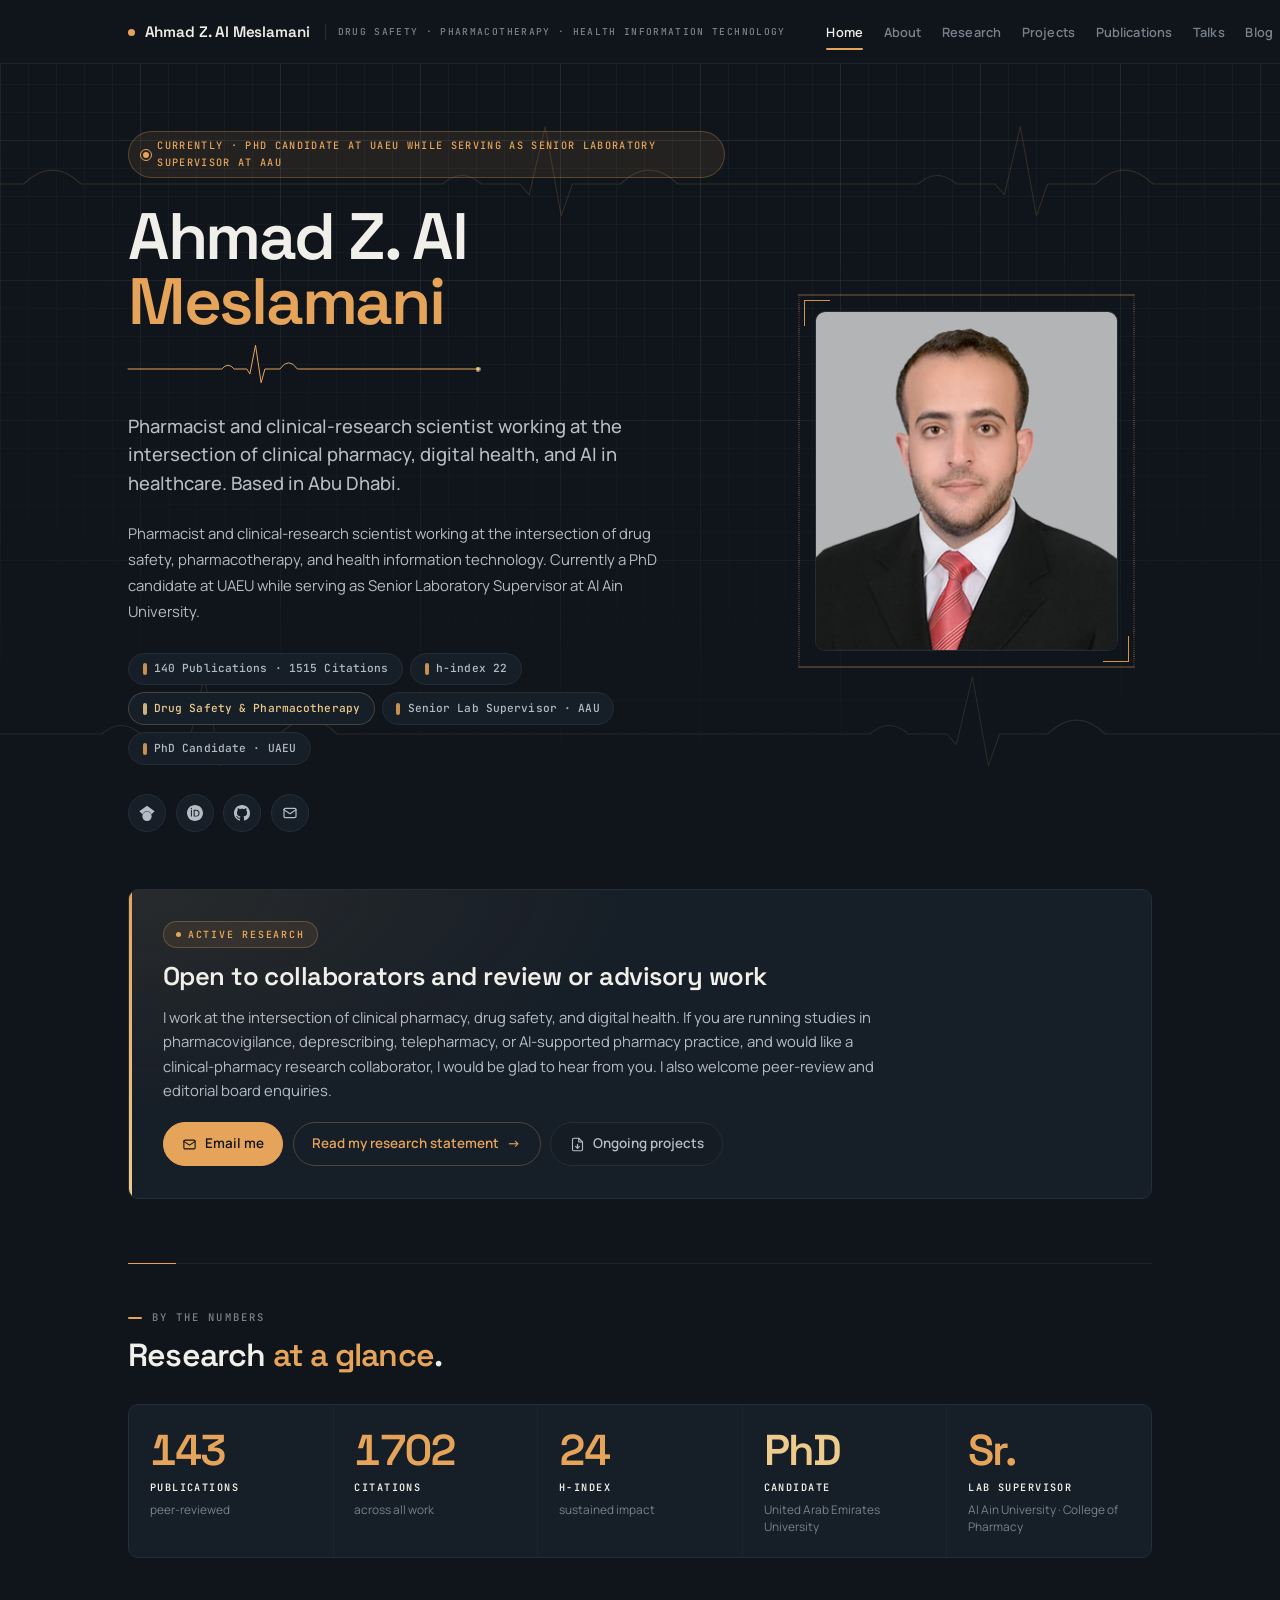
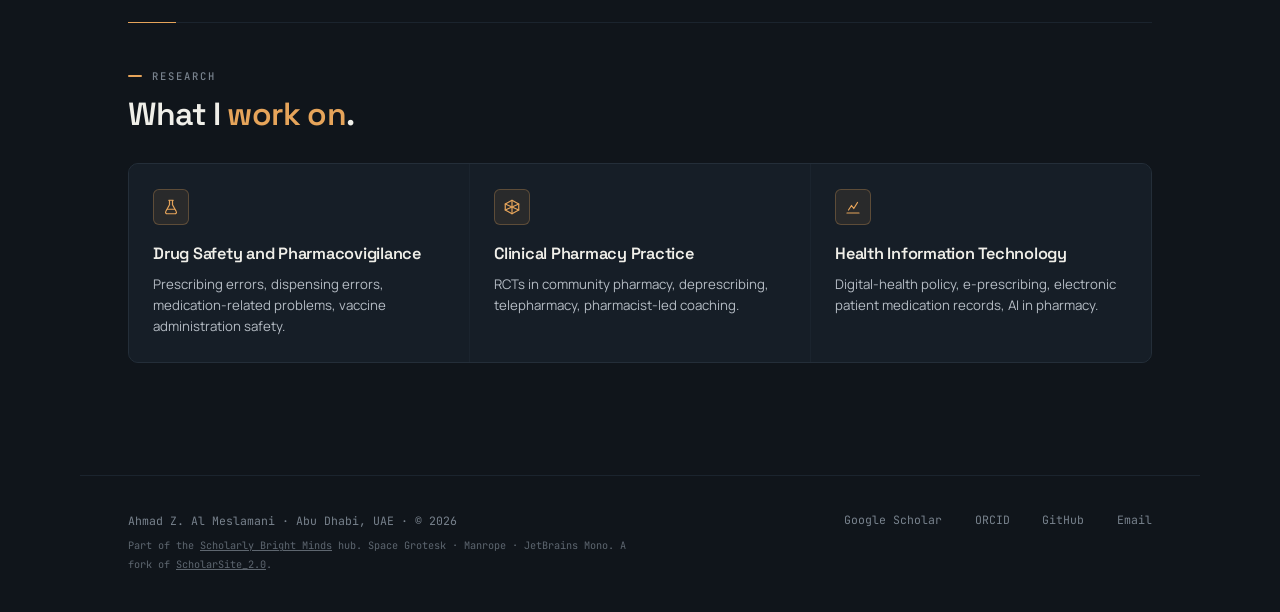
<file: index.html>
<!DOCTYPE html>
<html lang="en">
<head>
<meta charset="UTF-8">
<meta name="viewport" content="width=device-width, initial-scale=1.0">
<meta name="description" content="Ahmad Z. Al Meslamani, pharmacist and clinical-research scientist working at the intersection of drug safety, clinical pharmacy practice, digital health, and AI in healthcare. Senior Laboratory Supervisor at Al Ain University and PhD candidate at UAEU. Based in Abu Dhabi.">
<meta name="author" content="Ahmad Z. Al Meslamani">
<meta name="keywords" content="Ahmad Z. Al Meslamani, Drug Safety, Pharmacotherapy, Health Information Technology, clinical pharmacy, digital health, AI in healthcare, telepharmacy, deprescribing, Al Ain University, College of Pharmacy">
<meta name="theme-color" content="#10151b" media="(prefers-color-scheme: dark)">
<meta name="theme-color" content="#faf8f4" media="(prefers-color-scheme: light)">
<meta name="robots" content="index, follow, max-image-preview:large, max-snippet:-1">
<title>Ahmad Z. Al Meslamani · Drug Safety · Pharmacotherapy · Health Information Technology</title>

<link rel="canonical" href="https://scholarlybrightminds.github.io/ahmadalmeslamani/">

<meta property="og:type" content="profile">
<meta property="og:title" content="Ahmad Z. Al Meslamani · Drug Safety · Pharmacotherapy · Health Information Technology">
<meta property="og:description" content="Pharmacist and clinical-research scientist working at the intersection of clinical pharmacy, digital health, and AI in healthcare. Based in Abu Dhabi.">
<meta property="og:image" content="https://scholarlybrightminds.github.io/ahmadalmeslamani/images/profile.png">
<meta property="og:image:width" content="340">
<meta property="og:image:height" content="340">
<meta property="og:image:alt" content="Ahmad Z. Al Meslamani, drug safety and pharmacotherapy scientist">
<meta property="og:url" content="https://scholarlybrightminds.github.io/ahmadalmeslamani/">
<meta property="og:site_name" content="Scholarly Bright Minds · Ahmad Z. Al Meslamani">
<meta property="og:locale" content="en_US">
<meta property="profile:first_name" content="Ahmad">
<meta property="profile:last_name" content="Al Meslamani">

<meta name="twitter:card" content="summary_large_image">
<meta name="twitter:title" content="Ahmad Z. Al Meslamani · Drug Safety · Pharmacotherapy · Health Information Technology">
<meta name="twitter:description" content="Pharmacist and clinical-research scientist working at the intersection of clinical pharmacy, digital health, and AI in healthcare. Based in Abu Dhabi.">
<meta name="twitter:image" content="https://scholarlybrightminds.github.io/ahmadalmeslamani/images/profile.png">
<meta name="twitter:image:alt" content="Ahmad Z. Al Meslamani, drug safety and pharmacotherapy scientist">

<link rel="sitemap" type="application/xml" href="/ahmadalmeslamani/sitemap.xml">

<link rel="icon" href="images/profile.png" type="image/png">
<link rel="apple-touch-icon" href="images/profile.png">

<link rel="preconnect" href="https://fonts.googleapis.com">
<link rel="preconnect" href="https://fonts.gstatic.com" crossorigin>
<link href="https://fonts.googleapis.com/css2?family=Space+Grotesk:wght@400;500;600;700&family=Manrope:wght@400;500;600;700&family=JetBrains+Mono:wght@400;500;600&display=swap" rel="stylesheet">

<script type="application/ld+json">
{
  "@context": "https://schema.org",
  "@type": "Person",
  "@id": "https://scholarlybrightminds.github.io/ahmadalmeslamani/#person",
  "name": "Ahmad Z. Al Meslamani",
  "alternateName": ["Ahmad Ziad Al Meslamani", "Ahmad Al Meslamani", "Al Meslamani AZ"],
  "givenName": "Ahmad",
  "familyName": "Al Meslamani",
  "image": {
    "@type": "ImageObject",
    "contentUrl": "https://scholarlybrightminds.github.io/ahmadalmeslamani/images/profile.png",
    "url": "https://scholarlybrightminds.github.io/ahmadalmeslamani/images/profile.png",
    "caption": "Ahmad Z. Al Meslamani",
    "width": 340,
    "height": 340
  },
  "url": "https://scholarlybrightminds.github.io/ahmadalmeslamani/",
  "sameAs": [
    "https://scholar.google.com/citations?user=usUecnoAAAAJ&hl=en",
    "https://orcid.org/0000-0002-8370-9562",
    "https://openalex.org/A5056443210",
    "https://aau.ac.ae/en/staff/ahmad-al-meslamani",
    "https://www.researchgate.net/profile/Ahmad-Z-Al-Meslamani",
    "https://github.com/ScholarlyBrightMinds"
  ],
  "jobTitle": "Senior Laboratory Supervisor",
  "worksFor": {
    "@type": "Organization",
    "name": "Al Ain University · College of Pharmacy and Health and Biomedical Research Centre",
    "url": "https://www.aau.ac.ae/"
  },
  "alumniOf": {
    "@type": "CollegeOrUniversity",
    "name": "United Arab Emirates University",
    "url": "https://www.uaeu.ac.ae/"
  },
  "memberOf": {
    "@type": "Organization",
    "@id": "https://scholarlybrightminds.github.io/#organization",
    "name": "Scholarly Bright Minds",
    "url": "https://scholarlybrightminds.github.io/"
  },
  "address": {
    "@type": "PostalAddress",
    "addressLocality": "Abu Dhabi",
    "addressCountry": "AE"
  },
  "email": "Ahmad.almeslamani@aau.ac.ae",
  "knowsAbout": [
    "Clinical pharmacy",
    "Drug safety",
    "Pharmacovigilance",
    "Telepharmacy",
    "Deprescribing",
    "Digital health",
    "AI in healthcare",
    "Health information technology"
  ]
}
</script>

<script type="application/ld+json">
{
  "@context": "https://schema.org",
  "@type": "ProfilePage",
  "@id": "https://scholarlybrightminds.github.io/ahmadalmeslamani/#profilepage",
  "url": "https://scholarlybrightminds.github.io/ahmadalmeslamani/",
  "name": "Ahmad Z. Al Meslamani · Researcher Profile",
  "dateModified": "2026-08-10",
  "mainEntity": {
    "@id": "https://scholarlybrightminds.github.io/ahmadalmeslamani/#person"
  },
  "primaryImageOfPage": {
    "@id": "https://scholarlybrightminds.github.io/ahmadalmeslamani/images/profile.png"
  },
  "isPartOf": "https://scholarlybrightminds.github.io/ahmadalmeslamani/"
}
</script>

<script src="theme.config.js"></script>

<!-- Styles -->
<link rel="stylesheet" href="styles.css">

<style>
    /* ── home-specific: research pillars as one connected panel ── */
    .home-pillars {
        display: grid;
        grid-template-columns: repeat(3, 1fr);
        gap: 1px;
        background: var(--border-s);
        border: 1px solid var(--border);
        border-radius: var(--radius);
        overflow: hidden;
        margin-top: 0.4rem;
    }
    .hp-card {
        background: var(--card);
        padding: 1.6rem 1.5rem 1.5rem;
        position: relative;
        transition: background-color .2s var(--ease);
    }
    .hp-card::before {
        content: '';
        position: absolute;
        left: 0; top: 0;
        width: 100%;
        height: 2px;
        background: linear-gradient(90deg, var(--accent), transparent 70%);
        transform: scaleX(0);
        transform-origin: left;
        transition: transform .3s var(--ease);
    }
    .hp-card:hover { background: var(--card-soft); }
    .hp-card:hover::before { transform: scaleX(1); }
    .hp-icon {
        width: 36px; height: 36px;
        border-radius: var(--radius-s);
        background: var(--accent-bg);
        border: 1px solid var(--accent-glow);
        display: grid;
        place-items: center;
        color: var(--accent);
        margin-bottom: 1rem;
    }
    .hp-icon svg { width: 18px; height: 18px; }
    .hp-title {
        font-family: var(--display);
        font-size: 1.02rem;
        font-weight: 600;
        letter-spacing: -0.015em;
        margin-bottom: 0.4rem;
        color: var(--text);
    }
    .hp-desc {
        font-size: 0.83rem;
        color: var(--text-soft);
        line-height: 1.6;
    }
    @media (max-width: 760px) {
        .home-pillars { grid-template-columns: 1fr; }
    }
</style>
</head>
<body>

<!-- ═══ AMBIENT VITAL LINES (signature motif, decorative) ═══ -->
<div class="mol-bg" aria-hidden="true">
    <svg class="vital-1" viewBox="0 0 1200 160" preserveAspectRatio="none">
        <path class="vital-path" d="M0,80 h80 q12,-16 24,0 h24 l6,10 l10,-64 l10,84 l7,-30 h30 q18,-26 36,0 h226 q12,-16 24,0 h24 l6,10 l10,-64 l10,84 l7,-30 h30 q18,-26 36,0 h150 q12,-16 24,0 h24 l6,10 l10,-64 l10,84 l7,-30 h30 q18,-26 36,0 h303"/>
    </svg>
    <svg class="vital-2" viewBox="0 0 1200 160" preserveAspectRatio="none">
        <path class="vital-path" d="M0,80 h240 q12,-16 24,0 h24 l6,10 l10,-64 l10,84 l7,-30 h30 q18,-26 36,0 h333 q12,-16 24,0 h24 l6,10 l10,-64 l10,84 l7,-30 h30 q18,-26 36,0 h333"/>
    </svg>
</div>

<!-- Nav rendered by scripts.js based on config -->
<nav class="nav" data-page="home"><a href="index.html" class="brand">
                <span class="brand-dot"></span>
                Ahmad Z. Al Meslamani
                <span class="brand-meta">Drug Safety · Pharmacotherapy · Health Information Technology</span>
            </a>
            <div class="nav-right">
                <div class="hamburger" aria-label="Menu"><div class="bar"></div><div class="bar"></div><div class="bar"></div></div>
                <div class="nav-menu"><a href="index.html" class="nav-item active">Home</a><a href="about.html" class="nav-item ">About</a><a href="research.html" class="nav-item ">Research</a><a href="projects.html" class="nav-item ">Projects</a><a href="publications.html" class="nav-item ">Publications</a><a href="talks.html" class="nav-item ">Talks</a><a href="blog.html" class="nav-item ">Blog</a><a href="contact.html" class="nav-item ">Contact</a></div>
                <button class="theme-toggle" id="themeToggle" aria-label="Toggle theme" title="Toggle day/night">
                    <span class="icon-sun"><svg viewBox="0 0 24 24" fill="none" stroke="currentColor" stroke-width="1.8" stroke-linecap="round" stroke-linejoin="round"><circle cx="12" cy="12" r="4"></circle><path d="M12 2v2M12 20v2M4.93 4.93l1.41 1.41M17.66 17.66l1.41 1.41M2 12h2M20 12h2M4.93 19.07l1.41-1.41M17.66 6.34l1.41-1.41"></path></svg></span>
                    <span class="icon-moon"><svg viewBox="0 0 24 24" fill="none" stroke="currentColor" stroke-width="1.8" stroke-linecap="round" stroke-linejoin="round"><path d="M21 12.79A9 9 0 1 1 11.21 3 7 7 0 0 0 21 12.79z"></path></svg></span>
                </button>
            </div></nav>

<main>
    <!-- ═══ HERO ═══ -->
    <section class="hero">
        <div class="hero-text">
            <span class="hero-status">
                <span class="live-dot"></span>
                <span data-bind="statusText">Currently · exploring</span>
            </span>
            <h1 data-bind="heading">Ahmad Z. Al <br><em>Meslamani</em></h1>
            <div class="hero-vital" aria-hidden="true">
                <svg viewBox="0 0 566 64" preserveAspectRatio="xMinYMid meet">
                    <path class="hero-vital-path" d="M0,32 h150 q10,-12 20,0 h20 l5,8 l9,-46 l9,60 l6,-22 h24 q14,-20 28,0 h289"/>
                    <circle class="hero-vital-dot" cx="560" cy="32" r="3.5"/>
                </svg>
            </div>
            <p class="hero-tagline" data-bind="tagline">Pharmacist and clinical-research scientist working at the intersection of clinical pharmacy, digital health, and AI in healthcare. Based in Abu Dhabi.</p>
            <p class="hero-bio" data-bind="bio">Pharmacist and clinical-research scientist working at the intersection of drug safety, pharmacotherapy, and health information technology. Currently a PhD candidate at UAEU while serving as Senior Laboratory Supervisor at Al Ain University.</p>
            <div class="chips" data-bind="chips"><span class="chip"><span class="dot"></span>140 Publications · 1515 Citations</span><span class="chip"><span class="dot"></span>h-index 22</span><span class="chip gold"><span class="dot"></span>Drug Safety &amp; Pharmacotherapy</span><span class="chip"><span class="dot"></span>Senior Lab Supervisor · AAU</span><span class="chip"><span class="dot"></span>PhD Candidate · UAEU</span></div>
            <div class="social-links" data-bind="social"><a href="https://scholar.google.com/citations?user=usUecnoAAAAJ&amp;hl=en" class="social-icon" target="_blank" rel="noopener" aria-label="Google Scholar" title="Google Scholar"><svg viewBox="0 0 24 24" fill="currentColor"><path d="M5.242 13.769L.5 9.5 12 1l11.5 8.5-4.742 4.269C17.548 11.249 14.978 9.5 12 9.5s-5.548 1.749-6.758 4.269zM12 10a7 7 0 1 0 0 14 7 7 0 0 0 0-14z"></path></svg></a><a href="https://orcid.org/0000-0002-8370-9562" class="social-icon" target="_blank" rel="noopener" aria-label="ORCID" title="ORCID"><svg viewBox="0 0 24 24" fill="currentColor"><path d="M12 0C5.372 0 0 5.372 0 12s5.372 12 12 12 12-5.372 12-12S18.628 0 12 0zM7.369 17.353H5.844V7.08h1.525v10.273zM6.605 6.15a.925.925 0 1 1 0-1.85.925.925 0 0 1 0 1.85zm12.191 6.235c0 2.93-2.032 4.968-4.93 4.968h-3.87V7.08h3.87c2.898 0 4.93 2.068 4.93 5.305zm-1.56 0c0-2.037-1.214-3.913-3.37-3.913H11.52v7.827h2.346c2.156 0 3.37-1.876 3.37-3.914z"></path></svg></a><a href="https://github.com/ScholarlyBrightMinds" class="social-icon" target="_blank" rel="noopener" aria-label="GitHub" title="GitHub"><svg viewBox="0 0 24 24" fill="currentColor"><path d="M12 0C5.37 0 0 5.37 0 12c0 5.31 3.435 9.795 8.205 11.385.6.105.825-.255.825-.57 0-.285-.015-1.23-.015-2.235-3.015.555-3.795-.735-4.035-1.41-.135-.345-.72-1.41-1.23-1.695-.42-.225-1.02-.78-.015-.795.945-.015 1.62.87 1.845 1.23 1.08 1.815 2.805 1.305 3.495.99.105-.78.42-1.305.765-1.605-2.67-.3-5.46-1.335-5.46-5.925 0-1.305.465-2.385 1.23-3.225-.12-.3-.54-1.53.12-3.18 0 0 1.005-.315 3.3 1.23.96-.27 1.98-.405 3-.405s2.04.135 3 .405c2.295-1.56 3.3-1.23 3.3-1.23.66 1.65.24 2.88.12 3.18.765.84 1.23 1.905 1.23 3.225 0 4.605-2.805 5.625-5.475 5.925.435.375.81 1.095.81 2.22 0 1.605-.015 2.895-.015 3.3 0 .315.225.69.825.57A12.02 12.02 0 0 0 24 12c0-6.63-5.37-12-12-12z"></path></svg></a><a href="mailto:Ahmad.almeslamani@aau.ac.ae" class="social-icon" target="_blank" rel="noopener" aria-label="Email" title="Email"><svg viewBox="0 0 24 24" fill="none" stroke="currentColor" stroke-width="1.8" stroke-linecap="round" stroke-linejoin="round"><rect x="3" y="5" width="18" height="14" rx="2"></rect><path d="M3 7l9 6 9-6"></path></svg></a></div>
        </div>
        <div class="hero-image">
            <img data-bind="photo" src="images/profile.png" alt="Ahmad Z. Al Meslamani, drug safety and pharmacotherapy scientist" width="340" height="340" fetchpriority="high">
        </div>
    </section>

    <!-- ═══ COLLABORATION CTA ═══ -->
    <aside class="hero-aside" data-bind="phdCTA"><div class="phd-cta-inner">
                    <span class="phd-cta-ribbon">Active research</span>
                    <h3 class="phd-cta-title">Open to collaborators and review or advisory work</h3>
                    <p class="phd-cta-body">I work at the intersection of clinical pharmacy, drug safety, and digital health. If you are running studies in pharmacovigilance, deprescribing, telepharmacy, or AI-supported pharmacy practice, and would like a clinical-pharmacy research collaborator, I would be glad to hear from you. I also welcome peer-review and editorial board enquiries.</p>
                    <div class="phd-cta-actions">
                        <a class="phd-cta-btn phd-cta-btn--primary" href="mailto:Ahmad.almeslamani@aau.ac.ae?subject=Research%20collaboration&amp;body=Dear%20Dr%20Al%20Meslamani%2C%0A%0AI%20wanted%20to%20discuss%20a%20potential%20research%20collaboration.%0A%0A">
                            <svg viewBox="0 0 24 24" fill="none" stroke="currentColor" stroke-width="1.8" stroke-linecap="round" stroke-linejoin="round"><rect x="3" y="5" width="18" height="14" rx="2"></rect><path d="M3 7l9 6 9-6"></path></svg><span>Email me</span>
                        </a>
                        <a class="phd-cta-btn phd-cta-btn--secondary" href="research.html">
                            <span>Read my research statement</span>
                            <span class="phd-cta-arrow" aria-hidden="true">→</span>
                        </a>
                        <a class="phd-cta-btn phd-cta-btn--tertiary" href="projects.html">
                            <svg viewBox="0 0 24 24" fill="none" stroke="currentColor" stroke-width="1.8" stroke-linecap="round" stroke-linejoin="round"><path d="M14 2H6a2 2 0 0 0-2 2v16a2 2 0 0 0 2 2h12a2 2 0 0 0 2-2V8z"></path><polyline points="14 2 14 8 20 8"></polyline><line x1="12" y1="18" x2="12" y2="12"></line><polyline points="9 15 12 18 15 15"></polyline></svg><span>Ongoing projects</span>
                        </a>
                    </div>
                </div></aside>

    <hr class="rule">

    <!-- ═══ IMPACT STATS, "By the numbers" ═══ -->
    <section class="impact-stats-section reveal">
        <p class="sec-kicker">By the numbers</p>
        <h2 class="sec-title">Research <em>at a glance</em>.</h2>
        <div class="impact-stats" data-bind="impactStats"><div class="impact-tile">
                    <div class="impact-num">140</div>
                    <div class="impact-label">Publications</div>
                    <div class="impact-sub">peer-reviewed</div>
                </div>
            
                <div class="impact-tile">
                    <div class="impact-num">1515</div>
                    <div class="impact-label">Citations</div>
                    <div class="impact-sub">across all work</div>
                </div>
            
                <div class="impact-tile">
                    <div class="impact-num">22</div>
                    <div class="impact-label">h-index</div>
                    <div class="impact-sub">sustained impact</div>
                </div>
            
                <div class="impact-tile impact-tile--gold">
                    <div class="impact-num">PhD</div>
                    <div class="impact-label">Candidate</div>
                    <div class="impact-sub">United Arab Emirates University</div>
                </div>
            
                <div class="impact-tile">
                    <div class="impact-num">Sr.</div>
                    <div class="impact-label">Lab Supervisor</div>
                    <div class="impact-sub">Al Ain University · College of Pharmacy</div>
                </div></div>
    </section>

    <hr class="rule">

    <!-- ═══ RESEARCH PILLARS PREVIEW ═══ -->
    <section class="reveal">
        <p class="sec-kicker">Research</p>
        <h2 class="sec-title">What I <em>work on</em>.</h2>
        <div class="home-pillars" data-bind="pillars"><div class="hp-card">
                    <div class="hp-icon"><svg viewBox="0 0 24 24" fill="none" stroke="currentColor" stroke-width="1.6" stroke-linecap="round" stroke-linejoin="round"><path d="M9 3h6M10 3v6l-5 9a2 2 0 0 0 2 3h10a2 2 0 0 0 2-3l-5-9V3"></path><line x1="7" y1="15" x2="17" y2="15"></line></svg></div>
                    <h3 class="hp-title">Drug Safety and Pharmacovigilance</h3>
                    <p class="hp-desc">Prescribing errors, dispensing errors, medication-related problems, vaccine administration safety.</p>
                </div>
            
                <div class="hp-card">
                    <div class="hp-icon"><svg viewBox="0 0 24 24" fill="none" stroke="currentColor" stroke-width="1.6" stroke-linecap="round" stroke-linejoin="round"><polygon points="12,3 21,8 21,16 12,21 3,16 3,8"></polygon><line x1="12" y1="3" x2="12" y2="21"></line><line x1="3" y1="8" x2="21" y2="16"></line><line x1="21" y1="8" x2="3" y2="16"></line></svg></div>
                    <h3 class="hp-title">Clinical Pharmacy Practice</h3>
                    <p class="hp-desc">RCTs in community pharmacy, deprescribing, telepharmacy, pharmacist-led coaching.</p>
                </div>
            
                <div class="hp-card">
                    <div class="hp-icon"><svg viewBox="0 0 24 24" fill="none" stroke="currentColor" stroke-width="1.6" stroke-linecap="round" stroke-linejoin="round"><line x1="4" y1="20" x2="20" y2="20"></line><path d="M6 16l4-6 3 4 5-8"></path></svg></div>
                    <h3 class="hp-title">Health Information Technology</h3>
                    <p class="hp-desc">Digital-health policy, e-prescribing, electronic patient medication records, AI in pharmacy.</p>
                </div></div>
    </section>
</main>

<footer data-bind="footer"><div class="footer-left">
                <div>Ahmad Z. Al Meslamani · Abu Dhabi, UAE · © 2026</div>
                <div class="colophon">
                    Part of the <a href="https://scholarlybrightminds.github.io/">Scholarly Bright Minds</a> hub. Space Grotesk · Manrope · JetBrains Mono. A fork of <a href="https://github.com/muhammedrashidx/ScholarSite_2.0" target="_blank" rel="noopener">ScholarSite_2.0</a>.
                </div>
            </div>
            <div class="footer-links"><a href="https://scholar.google.com/citations?user=usUecnoAAAAJ&amp;hl=en" target="_blank" rel="noopener">Google Scholar</a><a href="https://orcid.org/0000-0002-8370-9562" target="_blank" rel="noopener">ORCID</a><a href="https://github.com/ScholarlyBrightMinds" target="_blank" rel="noopener">GitHub</a><a href="mailto:Ahmad.almeslamani@aau.ac.ae" target="_blank" rel="noopener">Email</a></div></footer>

<script src="scripts.js"></script>
<script src="pulse.js"></script>
</body>
</html>
</file>
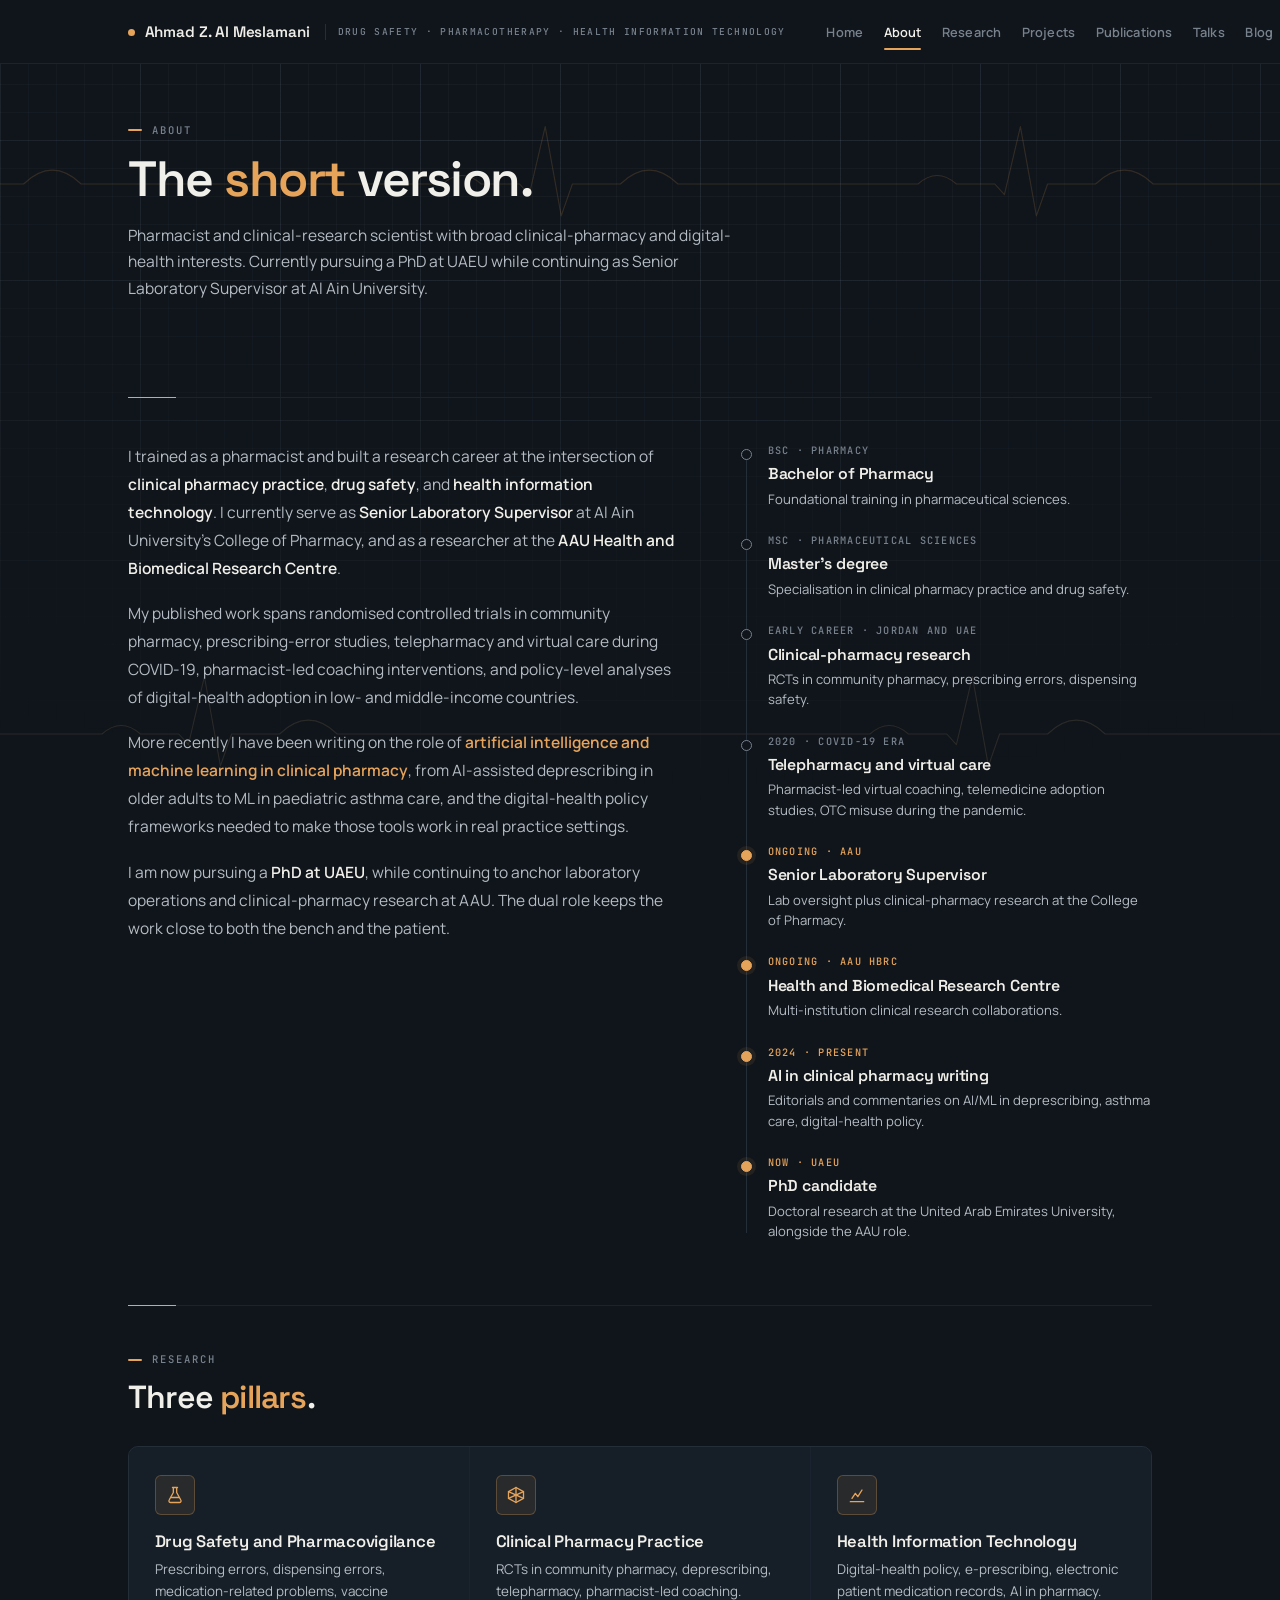
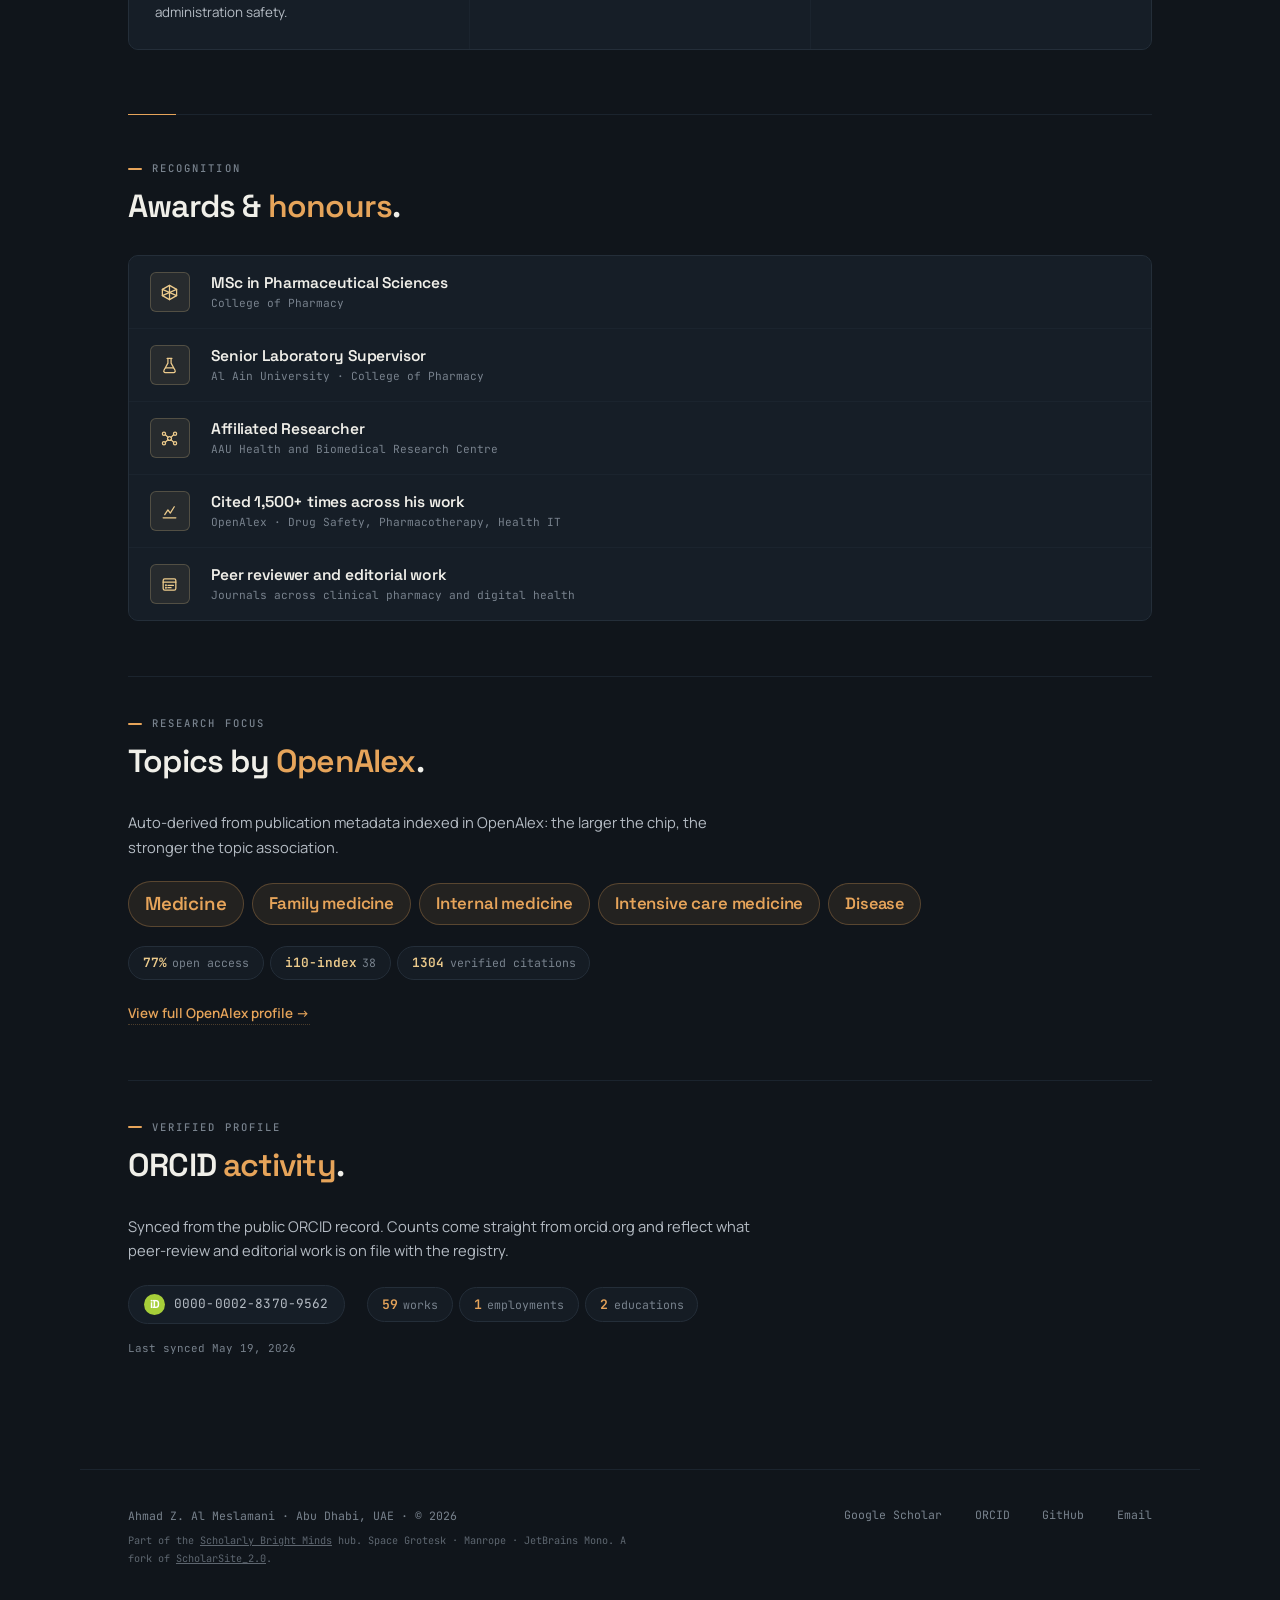
<file: about.html>
<!DOCTYPE html>
<html lang="en">
<head>
<meta charset="UTF-8">
<meta name="viewport" content="width=device-width, initial-scale=1.0">
<meta name="description" content="About Ahmad Z. Al Meslamani. Pharmacist and clinical-research scientist. Senior Laboratory Supervisor at Al Ain University and PhD candidate at UAEU. Career, research pillars (drug safety, clinical pharmacy, health IT), awards, and OpenAlex/ORCID verified activity.">
<meta name="author" content="Ahmad Z. Al Meslamani">
<meta name="keywords" content="Ahmad Z. Al Meslamani about, drug safety researcher, clinical pharmacy practice, health information technology, telepharmacy, AI in pharmacy, Al Ain University, UAEU PhD candidate">
<meta name="theme-color" content="#10151b" media="(prefers-color-scheme: dark)">
<meta name="theme-color" content="#faf8f4" media="(prefers-color-scheme: light)">
<meta name="robots" content="index, follow, max-image-preview:large, max-snippet:-1">
<title>About · Ahmad Z. Al Meslamani · Pharmacist and Clinical Research Scientist</title>

<link rel="canonical" href="https://scholarlybrightminds.github.io/ahmadalmeslamani/about.html">

<meta property="og:type" content="profile">
<meta property="og:title" content="About Ahmad Z. Al Meslamani">
<meta property="og:description" content="Drug Safety · Pharmacotherapy · Health Information Technology. Career path, research, and awards.">
<meta property="og:image" content="https://scholarlybrightminds.github.io/ahmadalmeslamani/images/profile.png">
<meta property="og:url" content="https://scholarlybrightminds.github.io/ahmadalmeslamani/about.html">
<meta property="og:site_name" content="Scholarly Bright Minds · Ahmad Z. Al Meslamani">
<meta property="og:locale" content="en_US">
<meta property="profile:first_name" content="Ahmad">
<meta property="profile:last_name" content="Al Meslamani">

<meta name="twitter:card" content="summary_large_image">
<meta name="twitter:title" content="About Ahmad Z. Al Meslamani">
<meta name="twitter:description" content="Drug Safety · Pharmacotherapy · Health Information Technology. Career path, research, and awards.">
<meta name="twitter:image" content="https://scholarlybrightminds.github.io/ahmadalmeslamani/images/profile.png">

<link rel="sitemap" type="application/xml" href="/ahmadalmeslamani/sitemap.xml">

<link rel="icon" href="images/profile.png" type="image/png">
<link rel="apple-touch-icon" href="images/profile.png">

<link rel="preconnect" href="https://fonts.googleapis.com">
<link rel="preconnect" href="https://fonts.gstatic.com" crossorigin>
<link href="https://fonts.googleapis.com/css2?family=Space+Grotesk:wght@400;500;600;700&family=Manrope:wght@400;500;600;700&family=JetBrains+Mono:wght@400;500;600&display=swap" rel="stylesheet">

<script type="application/ld+json">
{
  "@context": "https://schema.org",
  "@type": "AboutPage",
  "url": "https://scholarlybrightminds.github.io/ahmadalmeslamani/about.html",
  "name": "About · Ahmad Z. Al Meslamani",
  "isPartOf": {
    "@type": "WebSite",
    "url": "https://scholarlybrightminds.github.io/ahmadalmeslamani/",
    "name": "Ahmad Z. Al Meslamani"
  },
  "mainEntity": {
    "@type": "Person",
    "name": "Ahmad Z. Al Meslamani",
    "givenName": "Ahmad",
    "familyName": "Al Meslamani",
    "image": "https://scholarlybrightminds.github.io/ahmadalmeslamani/images/profile.png",
    "url": "https://scholarlybrightminds.github.io/ahmadalmeslamani/",
    "sameAs": [
      "https://scholar.google.com/citations?user=usUecnoAAAAJ&hl=en",
      "https://orcid.org/0000-0002-8370-9562",
      "https://github.com/ScholarlyBrightMinds"
    ],
    "@id": "https://scholarlybrightminds.github.io/ahmadalmeslamani/#person",
    "jobTitle": "Drug Safety · Pharmacotherapy · Health Information Technology",
    "worksFor": {
      "@type": "Organization",
      "name": "Al Ain University · College of Pharmacy & Health and Biomedical Research Centre",
      "url": "https://www.aau.ac.ae/"
    },
    "address": {
      "@type": "PostalAddress",
      "addressLocality": "Abu Dhabi",
      "addressCountry": "UAE"
    },
    "email": "Ahmad.almeslamani@aau.ac.ae"
  }
}
</script>

<script src="theme.config.js"></script>
<link rel="stylesheet" href="styles.css">
<link rel="stylesheet" href="about.css">
</head>
<body>

<!-- Molecular background -->
<div class="mol-bg" aria-hidden="true">
    <svg class="vital-1" viewBox="0 0 1200 160" preserveAspectRatio="none">
        <path class="vital-path" d="M0,80 h80 q12,-16 24,0 h24 l6,10 l10,-64 l10,84 l7,-30 h30 q18,-26 36,0 h226 q12,-16 24,0 h24 l6,10 l10,-64 l10,84 l7,-30 h30 q18,-26 36,0 h150 q12,-16 24,0 h24 l6,10 l10,-64 l10,84 l7,-30 h30 q18,-26 36,0 h303"/>
    </svg>
    <svg class="vital-2" viewBox="0 0 1200 160" preserveAspectRatio="none">
        <path class="vital-path" d="M0,80 h240 q12,-16 24,0 h24 l6,10 l10,-64 l10,84 l7,-30 h30 q18,-26 36,0 h333 q12,-16 24,0 h24 l6,10 l10,-64 l10,84 l7,-30 h30 q18,-26 36,0 h333"/>
    </svg>
</div>

<nav class="nav" data-page="about"><a href="index.html" class="brand">
                <span class="brand-dot"></span>
                Ahmad Z. Al Meslamani
                <span class="brand-meta">Drug Safety · Pharmacotherapy · Health Information Technology</span>
            </a>
            <div class="nav-right">
                <div class="hamburger" aria-label="Menu"><div class="bar"></div><div class="bar"></div><div class="bar"></div></div>
                <div class="nav-menu"><a href="index.html" class="nav-item ">Home</a><a href="about.html" class="nav-item active">About</a><a href="research.html" class="nav-item ">Research</a><a href="projects.html" class="nav-item ">Projects</a><a href="publications.html" class="nav-item ">Publications</a><a href="talks.html" class="nav-item ">Talks</a><a href="blog.html" class="nav-item ">Blog</a><a href="contact.html" class="nav-item ">Contact</a></div>
                <button class="theme-toggle" id="themeToggle" aria-label="Toggle theme" title="Toggle day/night">
                    <span class="icon-sun"><svg viewBox="0 0 24 24" fill="none" stroke="currentColor" stroke-width="1.8" stroke-linecap="round" stroke-linejoin="round"><circle cx="12" cy="12" r="4"></circle><path d="M12 2v2M12 20v2M4.93 4.93l1.41 1.41M17.66 17.66l1.41 1.41M2 12h2M20 12h2M4.93 19.07l1.41-1.41M17.66 6.34l1.41-1.41"></path></svg></span>
                    <span class="icon-moon"><svg viewBox="0 0 24 24" fill="none" stroke="currentColor" stroke-width="1.8" stroke-linecap="round" stroke-linejoin="round"><path d="M21 12.79A9 9 0 1 1 11.21 3 7 7 0 0 0 21 12.79z"></path></svg></span>
                </button>
            </div></nav>

<main>

    <section class="sub-hero">
        <p class="sub-meta">About</p>
        <h1>The <em>short</em> version.</h1>
        <p class="sub-lede" data-bind="aboutLede">Pharmacist and clinical-research scientist with broad clinical-pharmacy and digital-health interests. Currently pursuing a PhD at UAEU while continuing as Senior Laboratory Supervisor at Al Ain University.</p>
    </section>

    <hr class="rule">

    <!-- ═══ NARRATIVE + TIMELINE ═══ -->
    <section class="about-grid reveal">
        <div class="about-text" data-bind="aboutParagraphs"><p>I trained as a pharmacist and built a research career at the intersection of <strong>clinical pharmacy practice</strong>, <strong>drug safety</strong>, and <strong>health information technology</strong>. I currently serve as <strong>Senior Laboratory Supervisor</strong> at Al Ain University's College of Pharmacy, and as a researcher at the <strong>AAU Health and Biomedical Research Centre</strong>.</p><p>My published work spans randomised controlled trials in community pharmacy, prescribing-error studies, telepharmacy and virtual care during COVID-19, pharmacist-led coaching interventions, and policy-level analyses of digital-health adoption in low- and middle-income countries.</p><p>More recently I have been writing on the role of <em>artificial intelligence and machine learning in clinical pharmacy</em>, from AI-assisted deprescribing in older adults to ML in paediatric asthma care, and the digital-health policy frameworks needed to make those tools work in real practice settings.</p><p>I am now pursuing a <strong>PhD at UAEU</strong>, while continuing to anchor laboratory operations and clinical-pharmacy research at AAU. The dual role keeps the work close to both the bench and the patient.</p></div>
        <div class="timeline" data-bind="timeline" aria-label="Career timeline"><div class="tl-item">
                        <p class="tl-date">BSc · Pharmacy</p>
                        <p class="tl-title">Bachelor of Pharmacy</p>
                        <p class="tl-desc">Foundational training in pharmaceutical sciences.</p>
                    </div>
                
                    <div class="tl-item">
                        <p class="tl-date">MSc · Pharmaceutical Sciences</p>
                        <p class="tl-title">Master's degree</p>
                        <p class="tl-desc">Specialisation in clinical pharmacy practice and drug safety.</p>
                    </div>
                
                    <div class="tl-item">
                        <p class="tl-date">Early career · Jordan and UAE</p>
                        <p class="tl-title">Clinical-pharmacy research</p>
                        <p class="tl-desc">RCTs in community pharmacy, prescribing errors, dispensing safety.</p>
                    </div>
                
                    <div class="tl-item">
                        <p class="tl-date">2020 · COVID-19 era</p>
                        <p class="tl-title">Telepharmacy and virtual care</p>
                        <p class="tl-desc">Pharmacist-led virtual coaching, telemedicine adoption studies, OTC misuse during the pandemic.</p>
                    </div>
                
                    <div class="tl-item current">
                        <p class="tl-date">Ongoing · AAU</p>
                        <p class="tl-title">Senior Laboratory Supervisor</p>
                        <p class="tl-desc">Lab oversight plus clinical-pharmacy research at the College of Pharmacy.</p>
                    </div>
                
                    <div class="tl-item current">
                        <p class="tl-date">Ongoing · AAU HBRC</p>
                        <p class="tl-title">Health and Biomedical Research Centre</p>
                        <p class="tl-desc">Multi-institution clinical research collaborations.</p>
                    </div>
                
                    <div class="tl-item current">
                        <p class="tl-date">2024 · Present</p>
                        <p class="tl-title">AI in clinical pharmacy writing</p>
                        <p class="tl-desc">Editorials and commentaries on AI/ML in deprescribing, asthma care, digital-health policy.</p>
                    </div>
                
                    <div class="tl-item current">
                        <p class="tl-date">Now · UAEU</p>
                        <p class="tl-title">PhD candidate</p>
                        <p class="tl-desc">Doctoral research at the United Arab Emirates University, alongside the AAU role.</p>
                    </div></div>
    </section>

    <hr class="rule">

    <!-- ═══ RESEARCH PILLARS ═══ -->
    <section class="reveal">
        <p class="sec-kicker">Research</p>
        <h2 class="sec-title">Three <em>pillars</em>.</h2>
        <div class="pillars-grid" data-bind="aboutPillars"><div class="pillar-card">
                    <div class="p-icon"><svg viewBox="0 0 24 24" fill="none" stroke="currentColor" stroke-width="1.6" stroke-linecap="round" stroke-linejoin="round"><path d="M9 3h6M10 3v6l-5 9a2 2 0 0 0 2 3h10a2 2 0 0 0 2-3l-5-9V3"></path><line x1="7" y1="15" x2="17" y2="15"></line></svg></div>
                    <h3 class="p-title">Drug Safety and Pharmacovigilance</h3>
                    <p class="p-desc">Prescribing errors, dispensing errors, medication-related problems, vaccine administration safety.</p>
                </div>
            
                <div class="pillar-card">
                    <div class="p-icon"><svg viewBox="0 0 24 24" fill="none" stroke="currentColor" stroke-width="1.6" stroke-linecap="round" stroke-linejoin="round"><polygon points="12,3 21,8 21,16 12,21 3,16 3,8"></polygon><line x1="12" y1="3" x2="12" y2="21"></line><line x1="3" y1="8" x2="21" y2="16"></line><line x1="21" y1="8" x2="3" y2="16"></line></svg></div>
                    <h3 class="p-title">Clinical Pharmacy Practice</h3>
                    <p class="p-desc">RCTs in community pharmacy, deprescribing, telepharmacy, pharmacist-led coaching.</p>
                </div>
            
                <div class="pillar-card">
                    <div class="p-icon"><svg viewBox="0 0 24 24" fill="none" stroke="currentColor" stroke-width="1.6" stroke-linecap="round" stroke-linejoin="round"><line x1="4" y1="20" x2="20" y2="20"></line><path d="M6 16l4-6 3 4 5-8"></path></svg></div>
                    <h3 class="p-title">Health Information Technology</h3>
                    <p class="p-desc">Digital-health policy, e-prescribing, electronic patient medication records, AI in pharmacy.</p>
                </div></div>
    </section>

    <hr class="rule">

    <!-- ═══ AWARDS ═══ -->
    <section class="reveal">
        <p class="sec-kicker">Recognition</p>
        <h2 class="sec-title">Awards &amp; <em>honours</em>.</h2>
        <ul class="awards-list" data-bind="awards"><li class="award-item">
                    <div class="award-icon"><svg viewBox="0 0 24 24" fill="none" stroke="currentColor" stroke-width="1.6" stroke-linecap="round" stroke-linejoin="round"><polygon points="12,3 21,8 21,16 12,21 3,16 3,8"></polygon><line x1="12" y1="3" x2="12" y2="21"></line><line x1="3" y1="8" x2="21" y2="16"></line><line x1="21" y1="8" x2="3" y2="16"></line></svg></div>
                    <div class="award-body">
                        <p class="a-title">MSc in Pharmaceutical Sciences</p>
                        <p class="a-venue">College of Pharmacy</p>
                    </div>
                </li>
            
                <li class="award-item">
                    <div class="award-icon"><svg viewBox="0 0 24 24" fill="none" stroke="currentColor" stroke-width="1.6" stroke-linecap="round" stroke-linejoin="round"><path d="M9 3h6M10 3v6l-5 9a2 2 0 0 0 2 3h10a2 2 0 0 0 2-3l-5-9V3"></path><line x1="7" y1="15" x2="17" y2="15"></line></svg></div>
                    <div class="award-body">
                        <p class="a-title">Senior Laboratory Supervisor</p>
                        <p class="a-venue">Al Ain University · College of Pharmacy</p>
                    </div>
                </li>
            
                <li class="award-item">
                    <div class="award-icon"><svg viewBox="0 0 24 24" fill="none" stroke="currentColor" stroke-width="1.6" stroke-linecap="round" stroke-linejoin="round"><circle cx="5" cy="6" r="2"></circle><circle cx="19" cy="6" r="2"></circle><circle cx="5" cy="18" r="2"></circle><circle cx="19" cy="18" r="2"></circle><circle cx="12" cy="12" r="2.5"></circle><line x1="6.8" y1="7.2" x2="10.2" y2="10.6"></line><line x1="17.2" y1="7.2" x2="13.8" y2="10.6"></line><line x1="6.8" y1="16.8" x2="10.2" y2="13.4"></line><line x1="17.2" y1="16.8" x2="13.8" y2="13.4"></line></svg></div>
                    <div class="award-body">
                        <p class="a-title">Affiliated Researcher</p>
                        <p class="a-venue">AAU Health and Biomedical Research Centre</p>
                    </div>
                </li>
            
                <li class="award-item">
                    <div class="award-icon"><svg viewBox="0 0 24 24" fill="none" stroke="currentColor" stroke-width="1.6" stroke-linecap="round" stroke-linejoin="round"><line x1="4" y1="20" x2="20" y2="20"></line><path d="M6 16l4-6 3 4 5-8"></path></svg></div>
                    <div class="award-body">
                        <p class="a-title">Cited 1,500+ times across his work</p>
                        <p class="a-venue">OpenAlex · Drug Safety, Pharmacotherapy, Health IT</p>
                    </div>
                </li>
            
                <li class="award-item">
                    <div class="award-icon"><svg viewBox="0 0 24 24" fill="none" stroke="currentColor" stroke-width="1.6" stroke-linecap="round" stroke-linejoin="round"><rect x="4" y="5" width="16" height="14" rx="2"></rect><line x1="4" y1="9" x2="20" y2="9"></line><circle cx="7.5" cy="13" r="0.5" fill="currentColor"></circle><line x1="10" y1="13" x2="17" y2="13"></line><circle cx="7.5" cy="16" r="0.5" fill="currentColor"></circle><line x1="10" y1="16" x2="14" y2="16"></line></svg></div>
                    <div class="award-body">
                        <p class="a-title">Peer reviewer and editorial work</p>
                        <p class="a-venue">Journals across clinical pharmacy and digital health</p>
                    </div>
                </li></ul>
    </section>

    <!-- OPENALEX-PANEL-START --><section class="reveal openalex-panel" aria-label="OpenAlex research topics"><p class="sec-kicker">Research focus</p><h2 class="sec-title">Topics by <em>OpenAlex</em>.</h2><p class="oa-lede">Auto-derived from publication metadata indexed in OpenAlex: the larger the chip, the stronger the topic association.</p><div class="oa-chips"><span class="oa-chip" style="font-size:1.17rem">Medicine</span><span class="oa-chip" style="font-size:1.06rem">Family medicine</span><span class="oa-chip" style="font-size:1.05rem">Internal medicine</span><span class="oa-chip" style="font-size:1.05rem">Intensive care medicine</span><span class="oa-chip" style="font-size:1.02rem">Disease</span></div><div class="oa-badges"><span class="oa-badge"><strong>77%</strong> open access</span><span class="oa-badge"><strong>i10-index</strong> 38</span><span class="oa-badge"><strong>1304</strong> verified citations</span></div><a class="oa-profile-link" href="https://openalex.org/A5056443210" target="_blank" rel="noopener">View full OpenAlex profile →</a></section><!-- OPENALEX-PANEL-END -->
    <!-- ORCID-PANEL-START --><section class="reveal orcid-panel" aria-label="ORCID verified activity"><p class="sec-kicker">Verified profile</p><h2 class="sec-title">ORCID <em>activity</em>.</h2><p class="orcid-lede">Synced from the public ORCID record. Counts come straight from orcid.org and reflect what peer-review and editorial work is on file with the registry.</p><div class="orcid-grid"><a class="orcid-id" href="https://orcid.org/0000-0002-8370-9562" target="_blank" rel="noopener" title="View on orcid.org"><span class="orcid-logo" aria-hidden="true">iD</span><span class="orcid-id-text">0000-0002-8370-9562</span></a><div class="orcid-pills"><span class="orcid-pill"><strong>59</strong> works</span><span class="orcid-pill"><strong>1</strong> employments</span><span class="orcid-pill"><strong>2</strong> educations</span></div></div><p class="orcid-synced">Last synced May 19, 2026</p></section><!-- ORCID-PANEL-END -->

</main>

<footer data-bind="footer"><div class="footer-left">
                <div>Ahmad Z. Al Meslamani · Abu Dhabi, UAE · © 2026</div>
                <div class="colophon">
                    Part of the <a href="https://scholarlybrightminds.github.io/">Scholarly Bright Minds</a> hub. Space Grotesk · Manrope · JetBrains Mono. A fork of <a href="https://github.com/muhammedrashidx/ScholarSite_2.0" target="_blank" rel="noopener">ScholarSite_2.0</a>.
                </div>
            </div>
            <div class="footer-links"><a href="https://scholar.google.com/citations?user=usUecnoAAAAJ&amp;hl=en" target="_blank" rel="noopener">Google Scholar</a><a href="https://orcid.org/0000-0002-8370-9562" target="_blank" rel="noopener">ORCID</a><a href="https://github.com/ScholarlyBrightMinds" target="_blank" rel="noopener">GitHub</a><a href="mailto:Ahmad.almeslamani@aau.ac.ae" target="_blank" rel="noopener">Email</a></div></footer>

<script src="scripts.js"></script>
</body>
</html>
</file>
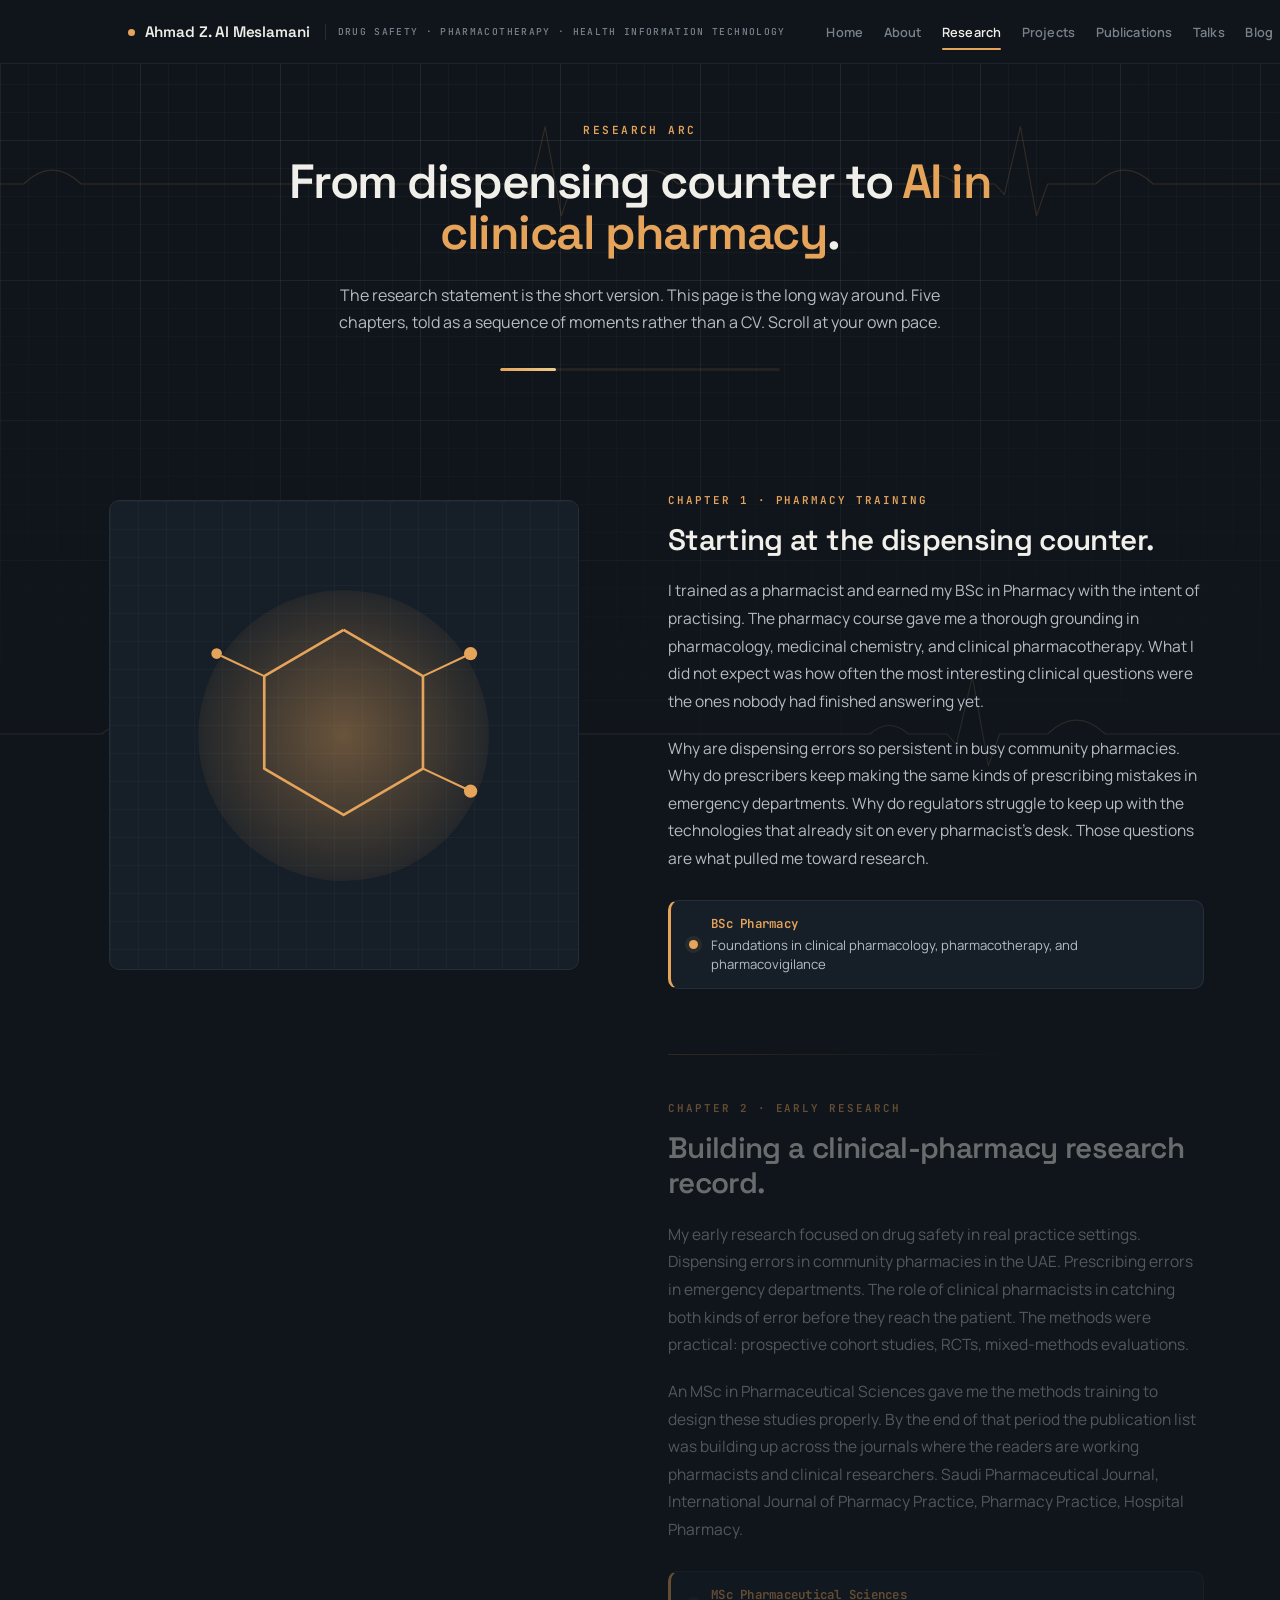
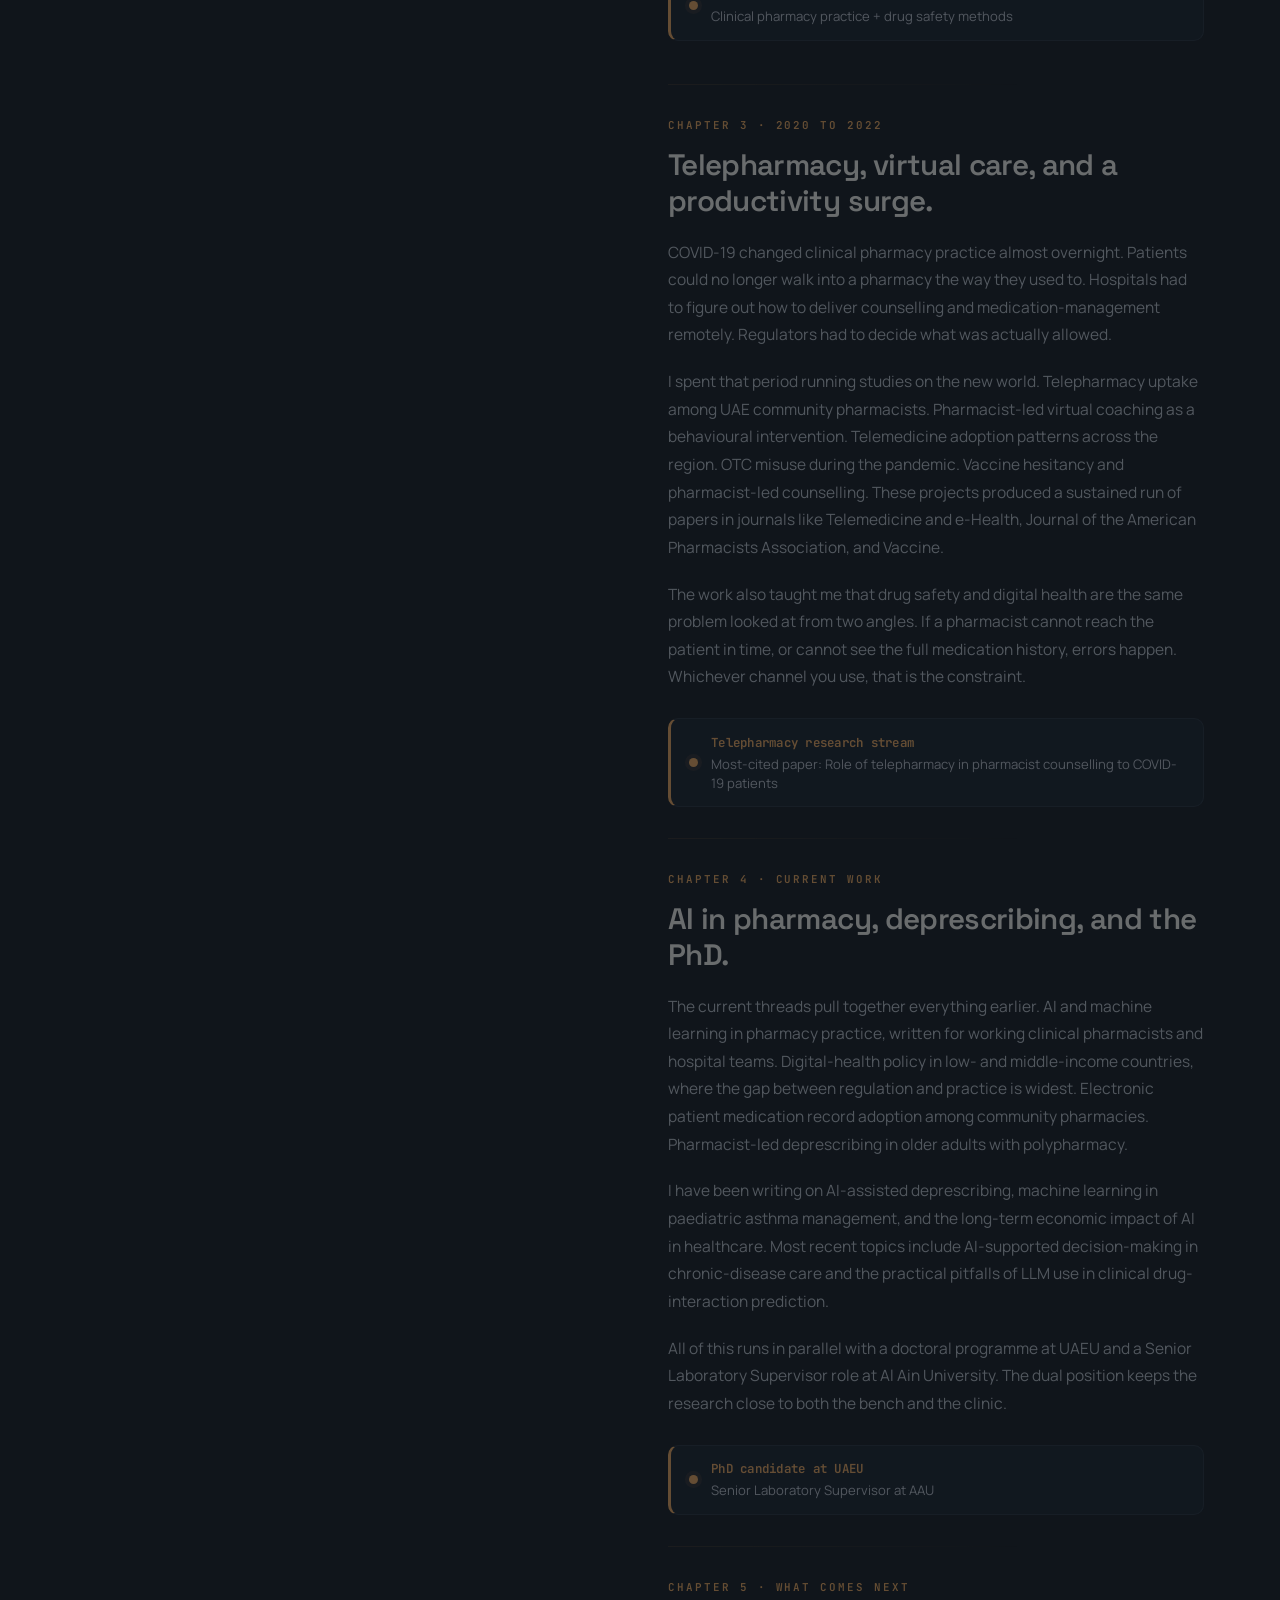
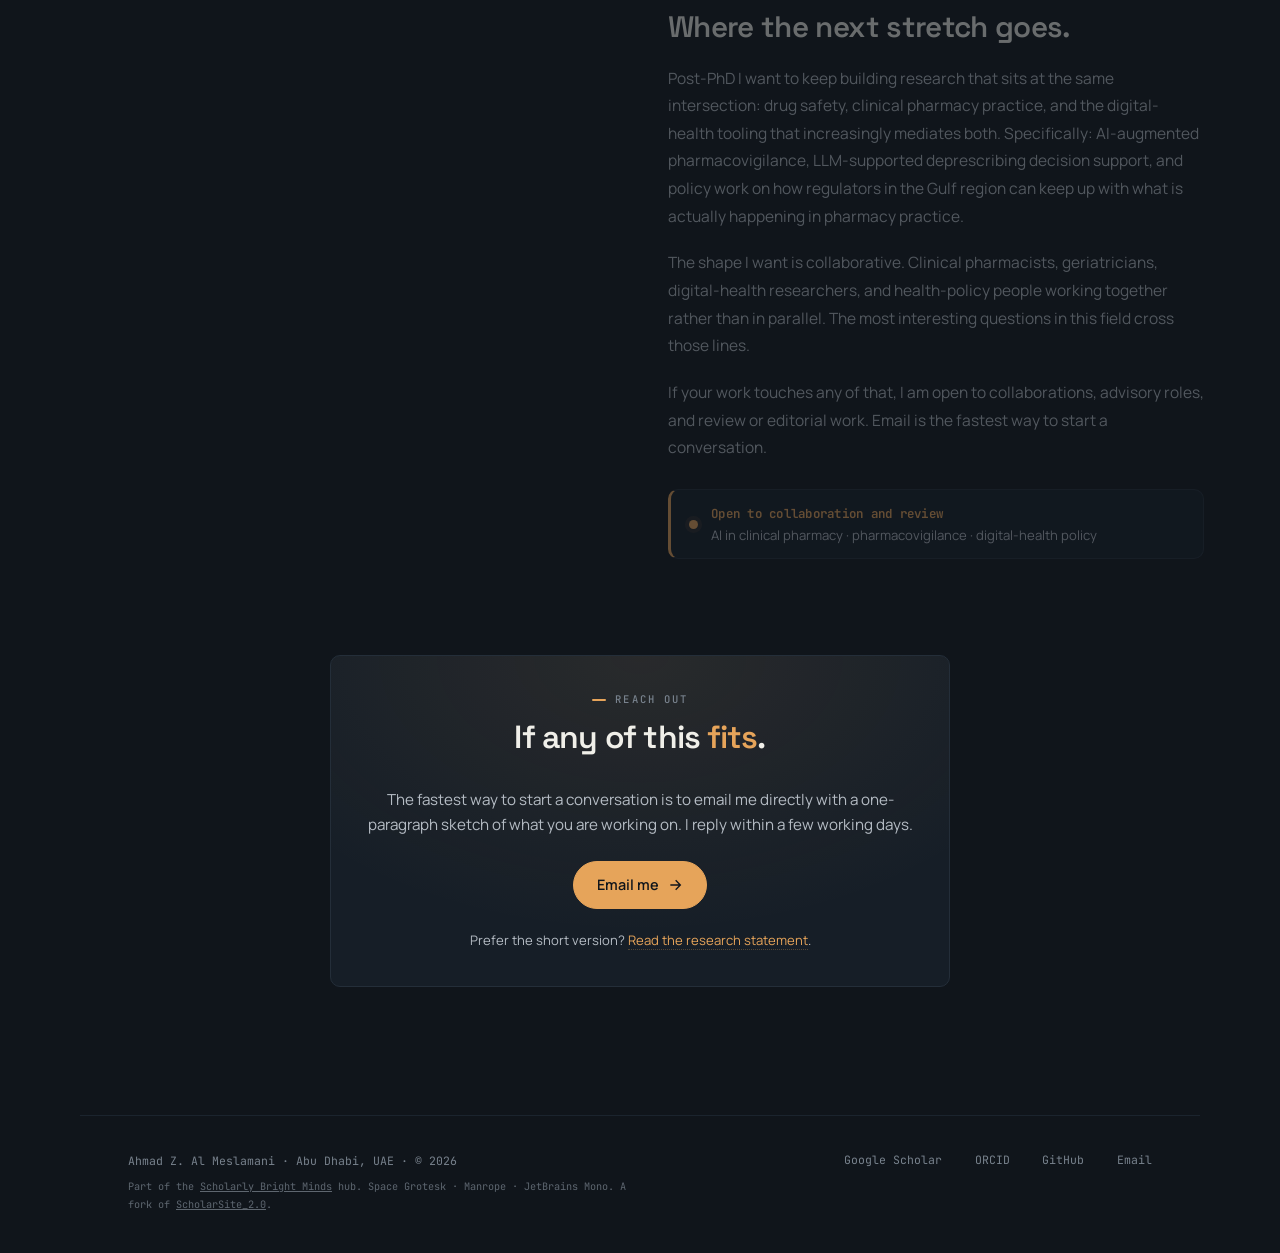
<file: arc.html>
<!DOCTYPE html>
<html lang="en">
<head>
<meta charset="UTF-8">
<meta name="viewport" content="width=device-width, initial-scale=1.0">
<meta name="description" content="The long-form research arc of Ahmad Z. Al Meslamani. From dispensing counter in Jordan to telepharmacy research in the UAE and a PhD at UAEU. Five chapters, told as a sequence of moments rather than a CV.">
<meta name="author" content="Ahmad Z. Al Meslamani">
<meta name="keywords" content="Ahmad Al Meslamani, research arc, clinical pharmacy, telepharmacy, drug safety, AI in pharmacy, UAEU PhD, Al Ain University">
<meta name="theme-color" content="#10151b" media="(prefers-color-scheme: dark)">
<meta name="theme-color" content="#faf8f4" media="(prefers-color-scheme: light)">
<meta name="robots" content="index, follow, max-image-preview:large, max-snippet:-1">
<title>Research Arc · Ahmad Z. Al Meslamani · From dispensing counter to AI in clinical pharmacy</title>

<link rel="canonical" href="https://scholarlybrightminds.github.io/ahmadalmeslamani/arc.html">

<meta property="og:type" content="article">
<meta property="og:title" content="Research Arc · Ahmad Z. Al Meslamani">
<meta property="og:description" content="The long-form story of how clinical pharmacy in Jordan turned into telepharmacy research in the UAE and into the PhD work I am doing now.">
<meta property="og:image" content="https://scholarlybrightminds.github.io/ahmadalmeslamani/images/profile.png">
<meta property="og:url" content="https://scholarlybrightminds.github.io/ahmadalmeslamani/arc.html">
<meta property="og:site_name" content="Scholarly Bright Minds · Ahmad Z. Al Meslamani">
<meta property="og:locale" content="en_US">

<meta name="twitter:card" content="summary_large_image">
<meta name="twitter:title" content="Research Arc · Ahmad Z. Al Meslamani">
<meta name="twitter:description" content="Five chapters. From dispensing counter to AI in clinical pharmacy.">
<meta name="twitter:image" content="https://scholarlybrightminds.github.io/ahmadalmeslamani/images/profile.png">

<link rel="sitemap" type="application/xml" href="/ahmadalmeslamani/sitemap.xml">

<link rel="icon" href="images/profile.png" type="image/png">
<link rel="apple-touch-icon" href="images/profile.png">

<link rel="preconnect" href="https://fonts.googleapis.com">
<link rel="preconnect" href="https://fonts.gstatic.com" crossorigin>
<link href="https://fonts.googleapis.com/css2?family=Space+Grotesk:wght@400;500;600;700&family=Manrope:wght@400;500;600;700&family=JetBrains+Mono:wght@400;500;600&display=swap" rel="stylesheet">

<script type="application/ld+json">
{
  "@context": "https://schema.org",
  "@type": "Article",
  "url": "https://scholarlybrightminds.github.io/ahmadalmeslamani/arc.html",
  "headline": "Research Arc: From dispensing counter to AI in clinical pharmacy",
  "author": {
    "@type": "Person",
    "@id": "https://scholarlybrightminds.github.io/ahmadalmeslamani/#person",
    "name": "Ahmad Z. Al Meslamani"
  },
  "isPartOf": {
    "@type": "WebSite",
    "url": "https://scholarlybrightminds.github.io/ahmadalmeslamani/"
  },
  "about": [
    "Clinical pharmacy",
    "Drug safety",
    "Telepharmacy",
    "AI in pharmacy",
    "Digital health policy"
  ]
}
</script>

<script src="theme.config.js"></script>
<link rel="stylesheet" href="styles.css">
<link rel="stylesheet" href="arc.css">
</head>
<body>

<div class="mol-bg" aria-hidden="true">
    <svg class="vital-1" viewBox="0 0 1200 160" preserveAspectRatio="none">
        <path class="vital-path" d="M0,80 h80 q12,-16 24,0 h24 l6,10 l10,-64 l10,84 l7,-30 h30 q18,-26 36,0 h226 q12,-16 24,0 h24 l6,10 l10,-64 l10,84 l7,-30 h30 q18,-26 36,0 h150 q12,-16 24,0 h24 l6,10 l10,-64 l10,84 l7,-30 h30 q18,-26 36,0 h303"/>
    </svg>
    <svg class="vital-2" viewBox="0 0 1200 160" preserveAspectRatio="none">
        <path class="vital-path" d="M0,80 h240 q12,-16 24,0 h24 l6,10 l10,-64 l10,84 l7,-30 h30 q18,-26 36,0 h333 q12,-16 24,0 h24 l6,10 l10,-64 l10,84 l7,-30 h30 q18,-26 36,0 h333"/>
    </svg>
</div>

<nav class="nav" data-page="research"><a href="index.html" class="brand">
                <span class="brand-dot"></span>
                Ahmad Z. Al Meslamani
                <span class="brand-meta">Drug Safety · Pharmacotherapy · Health Information Technology</span>
            </a>
            <div class="nav-right">
                <div class="hamburger" aria-label="Menu"><div class="bar"></div><div class="bar"></div><div class="bar"></div></div>
                <div class="nav-menu"><a href="index.html" class="nav-item ">Home</a><a href="about.html" class="nav-item ">About</a><a href="research.html" class="nav-item active">Research</a><a href="projects.html" class="nav-item ">Projects</a><a href="publications.html" class="nav-item ">Publications</a><a href="talks.html" class="nav-item ">Talks</a><a href="blog.html" class="nav-item ">Blog</a><a href="contact.html" class="nav-item ">Contact</a></div>
                <button class="theme-toggle" id="themeToggle" aria-label="Toggle theme" title="Toggle day/night">
                    <span class="icon-sun"><svg viewBox="0 0 24 24" fill="none" stroke="currentColor" stroke-width="1.8" stroke-linecap="round" stroke-linejoin="round"><circle cx="12" cy="12" r="4"></circle><path d="M12 2v2M12 20v2M4.93 4.93l1.41 1.41M17.66 17.66l1.41 1.41M2 12h2M20 12h2M4.93 19.07l1.41-1.41M17.66 6.34l1.41-1.41"></path></svg></span>
                    <span class="icon-moon"><svg viewBox="0 0 24 24" fill="none" stroke="currentColor" stroke-width="1.8" stroke-linecap="round" stroke-linejoin="round"><path d="M21 12.79A9 9 0 1 1 11.21 3 7 7 0 0 0 21 12.79z"></path></svg></span>
                </button>
            </div></nav>

<main class="arc-main">

    <header class="arc-hero">
        <p class="arc-hero-kicker" data-bind="arcKicker">Research arc</p>
        <h1 class="arc-hero-h1" data-bind="arcH1">From dispensing counter to <em>AI in clinical pharmacy</em>.</h1>
        <p class="arc-hero-intro" data-bind="arcIntro"></p>
        <div class="arc-hero-progress" aria-hidden="true">
            <div class="arc-hero-progress-fill"></div>
        </div>
    </header>

    <div class="arc-wrap">
        <aside class="arc-stage" aria-hidden="true">
            <div class="arc-stage-inner">
                <!-- Frame 1: origin -->
                <div class="arc-frame" data-frame="origin">
                    <svg viewBox="0 0 320 320" class="arc-svg arc-svg--origin">
                        <defs>
                            <radialGradient id="arc-glow-origin" cx="50%" cy="50%" r="60%">
                                <stop offset="0%"   stop-color="var(--accent)" stop-opacity="0.4"/>
                                <stop offset="100%" stop-color="var(--accent)" stop-opacity="0"/>
                            </radialGradient>
                        </defs>
                        <circle cx="160" cy="160" r="110" fill="url(#arc-glow-origin)"/>
                        <polygon class="arc-hex" points="160,80 220,115 220,185 160,220 100,185 100,115"/>
                        <line class="arc-bond" x1="220" y1="115" x2="252" y2="100"/>
                        <line class="arc-bond" x1="220" y1="185" x2="252" y2="200"/>
                        <circle class="arc-atom" cx="256" cy="98"  r="5"/>
                        <circle class="arc-atom" cx="256" cy="202" r="5"/>
                        <line class="arc-bond" x1="100" y1="115" x2="68" y2="100"/>
                        <circle class="arc-atom" cx="64" cy="98" r="4"/>
                    </svg>
                </div>

                <!-- Frame 2: sieve -->
                <div class="arc-frame" data-frame="sieve">
                    <svg viewBox="0 0 320 320" class="arc-svg arc-svg--sieve">
                        <g class="arc-grid" opacity="0.5">
                            <polygon points="60,60 84,72 84,96 60,108 36,96 36,72"/>
                            <polygon points="160,40 184,52 184,76 160,88 136,76 136,52"/>
                            <polygon points="260,60 284,72 284,96 260,108 236,96 236,72"/>
                            <polygon points="60,160 84,172 84,196 60,208 36,196 36,172"/>
                            <polygon points="260,160 284,172 284,196 260,208 236,196 236,172"/>
                            <polygon points="60,260 84,272 84,296 60,308 36,296 36,272"/>
                            <polygon points="160,260 184,272 184,296 160,308 136,296 136,272"/>
                            <polygon points="260,260 284,272 284,296 260,308 236,296 236,272"/>
                        </g>
                        <line class="arc-wave" x1="20" y1="160" x2="300" y2="160"/>
                        <polygon class="arc-hex arc-hex--lit" points="160,130 198,150 198,190 160,210 122,190 122,150"/>
                        <text class="arc-tag" x="160" y="244" text-anchor="middle">signal</text>
                    </svg>
                </div>

                <!-- Frame 3: editorial -->
                <div class="arc-frame" data-frame="editorial">
                    <svg viewBox="0 0 320 320" class="arc-svg arc-svg--editorial">
                        <g class="arc-pages">
                            <rect class="arc-page" x="56"  y="92"  width="184" height="178" rx="6"/>
                            <rect class="arc-page" x="68"  y="80"  width="184" height="178" rx="6"/>
                            <rect class="arc-page arc-page--top" x="80" y="68" width="184" height="178" rx="6"/>
                        </g>
                        <g class="arc-page-lines">
                            <line x1="96"  y1="100" x2="248" y2="100"/>
                            <line x1="96"  y1="116" x2="240" y2="116"/>
                            <line x1="96"  y1="132" x2="248" y2="132"/>
                            <line x1="96"  y1="148" x2="216" y2="148"/>
                            <line x1="96"  y1="180" x2="248" y2="180"/>
                            <line x1="96"  y1="196" x2="232" y2="196"/>
                            <line x1="96"  y1="212" x2="248" y2="212"/>
                        </g>
                        <circle class="arc-stamp" cx="232" cy="92" r="22"/>
                        <text class="arc-stamp-text" x="232" y="96" text-anchor="middle">tele</text>
                        <text class="arc-stamp-text" x="232" y="108" text-anchor="middle">pharm</text>
                    </svg>
                </div>

                <!-- Frame 4: network -->
                <div class="arc-frame" data-frame="network">
                    <svg viewBox="0 0 320 320" class="arc-svg arc-svg--network">
                        <circle class="arc-node arc-node--center" cx="160" cy="160" r="36"/>
                        <text class="arc-node-text" x="160" y="166" text-anchor="middle">care</text>
                        <line class="arc-edge" x1="160" y1="160" x2="68"  y2="80"/>
                        <line class="arc-edge" x1="160" y1="160" x2="252" y2="80"/>
                        <line class="arc-edge" x1="160" y1="160" x2="60"  y2="220"/>
                        <line class="arc-edge" x1="160" y1="160" x2="260" y2="220"/>
                        <line class="arc-edge" x1="160" y1="160" x2="160" y2="270"/>
                        <circle class="arc-node arc-node--tool" cx="68"  cy="80"  r="22"/>
                        <text class="arc-node-text" x="68"  y="84" text-anchor="middle">e-PMR</text>
                        <circle class="arc-node arc-node--tool" cx="252" cy="80"  r="22"/>
                        <text class="arc-node-text" x="252" y="84" text-anchor="middle">PV</text>
                        <circle class="arc-node arc-node--tool" cx="60"  cy="220" r="22"/>
                        <text class="arc-node-text" x="60"  y="224" text-anchor="middle">tele</text>
                        <circle class="arc-node arc-node--tool" cx="260" cy="220" r="22"/>
                        <text class="arc-node-text" x="260" y="224" text-anchor="middle">AI</text>
                        <circle class="arc-node arc-node--tool" cx="160" cy="270" r="22"/>
                        <text class="arc-node-text" x="160" y="274" text-anchor="middle">policy</text>
                    </svg>
                </div>

                <!-- Frame 5: horizon -->
                <div class="arc-frame" data-frame="horizon">
                    <svg viewBox="0 0 320 320" class="arc-svg arc-svg--horizon">
                        <defs>
                            <radialGradient id="arc-glow-horizon" cx="50%" cy="60%" r="60%">
                                <stop offset="0%"   stop-color="var(--accent)" stop-opacity="0.32"/>
                                <stop offset="100%" stop-color="var(--accent)" stop-opacity="0"/>
                            </radialGradient>
                        </defs>
                        <circle cx="160" cy="180" r="120" fill="url(#arc-glow-horizon)"/>
                        <line class="arc-horizon-base" x1="30" y1="240" x2="290" y2="240"/>
                        <path class="arc-branch" d="M160 240 Q 90 200, 60  130"/>
                        <path class="arc-branch" d="M160 240 Q 120 190, 100  70"/>
                        <path class="arc-branch" d="M160 240 Q 160 180, 160  60"/>
                        <path class="arc-branch" d="M160 240 Q 200 190, 220  70"/>
                        <path class="arc-branch" d="M160 240 Q 230 200, 260 130"/>
                        <circle class="arc-branch-end" cx="60"  cy="130" r="5"/>
                        <circle class="arc-branch-end" cx="100" cy="70"  r="5"/>
                        <circle class="arc-branch-end" cx="160" cy="60"  r="6"/>
                        <circle class="arc-branch-end" cx="220" cy="70"  r="5"/>
                        <circle class="arc-branch-end" cx="260" cy="130" r="5"/>
                        <circle class="arc-branch-anchor" cx="160" cy="240" r="9"/>
                    </svg>
                </div>
            </div>
        </aside>

        <div class="arc-track" data-bind="arcChapters">
            <!-- Chapters rendered by scripts.js#bindArc from SITE_CONFIG.arc.chapters -->
        </div>
    </div>

    <section class="arc-final reveal">
        <p class="sec-kicker">Reach out</p>
        <h2 class="sec-title">If any of this <em>fits</em>.</h2>
        <p class="arc-final-body">The fastest way to start a conversation is to email me directly with a one-paragraph sketch of what you are working on. I reply within a few working days.</p>
        <a class="arc-final-cta" href="mailto:Ahmad.almeslamani@aau.ac.ae?subject=Research%20collaboration&body=Dear%20Dr%20Al%20Meslamani%2C%0A%0AI%20read%20your%20research%20arc%20and%20wanted%20to%20discuss%20a%20potential%20collaboration.%0A%0A">
            Email me
            <svg viewBox="0 0 24 24" fill="none" stroke="currentColor" stroke-width="2"><path d="M5 12h14M13 5l7 7-7 7"/></svg>
        </a>
        <p class="arc-final-sub">Prefer the short version? <a href="research.html">Read the research statement</a>.</p>
    </section>

</main>

<footer data-bind="footer"><div class="footer-left">
                <div>Ahmad Z. Al Meslamani · Abu Dhabi, UAE · © 2026</div>
                <div class="colophon">
                    Part of the <a href="https://scholarlybrightminds.github.io/">Scholarly Bright Minds</a> hub. Space Grotesk · Manrope · JetBrains Mono. A fork of <a href="https://github.com/muhammedrashidx/ScholarSite_2.0" target="_blank" rel="noopener">ScholarSite_2.0</a>.
                </div>
            </div>
            <div class="footer-links"><a href="https://scholar.google.com/citations?user=usUecnoAAAAJ&amp;hl=en" target="_blank" rel="noopener">Google Scholar</a><a href="https://orcid.org/0000-0002-8370-9562" target="_blank" rel="noopener">ORCID</a><a href="https://github.com/ScholarlyBrightMinds" target="_blank" rel="noopener">GitHub</a><a href="mailto:Ahmad.almeslamani@aau.ac.ae" target="_blank" rel="noopener">Email</a></div></footer>

<script src="scripts.js"></script>
<script src="arc.js"></script>
</body>
</html>
</file>
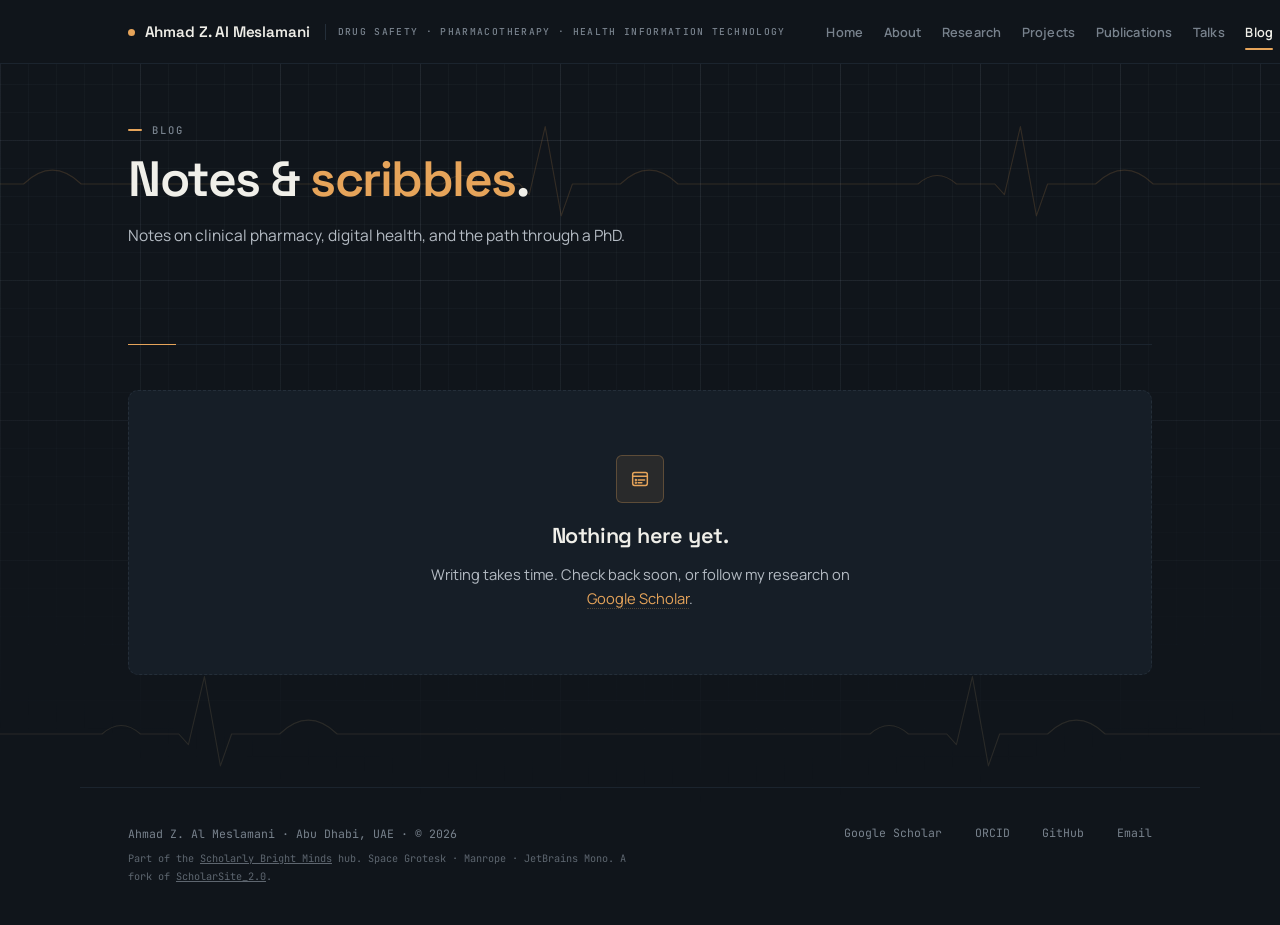
<file: blog.html>
<!DOCTYPE html>
<html lang="en">
<head>
<meta charset="UTF-8">
<meta name="viewport" content="width=device-width, initial-scale=1.0">
<meta name="description" content="Notes on clinical pharmacy, drug safety, telepharmacy, and AI in pharmacy practice, by Ahmad Z. Al Meslamani.">
<meta name="author" content="Ahmad Z. Al Meslamani">
<meta name="keywords" content="Ahmad Al Meslamani blog, clinical pharmacy notes, drug safety, telepharmacy reflections, AI in pharmacy, digital health policy">
<meta name="theme-color" content="#10151b" media="(prefers-color-scheme: dark)">
<meta name="theme-color" content="#faf8f4" media="(prefers-color-scheme: light)">
<meta name="robots" content="index, follow, max-image-preview:large, max-snippet:-1">
<title>Blog · Ahmad Z. Al Meslamani · Notes on Clinical Pharmacy, Drug Safety, AI in Pharmacy</title>

<link rel="canonical" href="https://scholarlybrightminds.github.io/ahmadalmeslamani/blog.html">

<meta property="og:type" content="website">
<meta property="og:title" content="Blog · Ahmad Z. Al Meslamani">
<meta property="og:description" content="Notes on clinical pharmacy, drug safety, telepharmacy, and AI in pharmacy practice.">
<meta property="og:image" content="https://scholarlybrightminds.github.io/ahmadalmeslamani/images/profile.png">
<meta property="og:url" content="https://scholarlybrightminds.github.io/ahmadalmeslamani/blog.html">
<meta property="og:site_name" content="Scholarly Bright Minds · Ahmad Z. Al Meslamani">
<meta property="og:locale" content="en_US">

<meta name="twitter:card" content="summary_large_image">
<meta name="twitter:title" content="Blog · Ahmad Z. Al Meslamani">
<meta name="twitter:description" content="Notes on clinical pharmacy, drug safety, telepharmacy, and AI in pharmacy practice.">
<meta name="twitter:image" content="https://scholarlybrightminds.github.io/ahmadalmeslamani/images/profile.png">

<link rel="sitemap" type="application/xml" href="/ahmadalmeslamani/sitemap.xml">

<link rel="icon" href="images/profile.png" type="image/png">
<link rel="apple-touch-icon" href="images/profile.png">

<link rel="preconnect" href="https://fonts.googleapis.com">
<link rel="preconnect" href="https://fonts.gstatic.com" crossorigin>
<link href="https://fonts.googleapis.com/css2?family=Space+Grotesk:wght@400;500;600;700&family=Manrope:wght@400;500;600;700&family=JetBrains+Mono:wght@400;500;600&display=swap" rel="stylesheet">

<script type="application/ld+json">
{
  "@context": "https://schema.org",
  "@type": "Blog",
  "url": "https://scholarlybrightminds.github.io/ahmadalmeslamani/blog.html",
  "name": "Ahmad Z. Al Meslamani · Blog",
  "isPartOf": {
    "@type": "WebSite",
    "url": "https://scholarlybrightminds.github.io/ahmadalmeslamani/"
  },
  "author": {
    "@type": "Person",
    "@id": "https://scholarlybrightminds.github.io/ahmadalmeslamani/#person",
    "name": "Ahmad Z. Al Meslamani",
    "url": "https://scholarlybrightminds.github.io/ahmadalmeslamani/"
  }
}
</script>

<script src="theme.config.js"></script>
<link rel="stylesheet" href="styles.css">
<link rel="stylesheet" href="blog.css">
</head>
<body>

<div class="mol-bg" aria-hidden="true">
    <svg class="vital-1" viewBox="0 0 1200 160" preserveAspectRatio="none">
        <path class="vital-path" d="M0,80 h80 q12,-16 24,0 h24 l6,10 l10,-64 l10,84 l7,-30 h30 q18,-26 36,0 h226 q12,-16 24,0 h24 l6,10 l10,-64 l10,84 l7,-30 h30 q18,-26 36,0 h150 q12,-16 24,0 h24 l6,10 l10,-64 l10,84 l7,-30 h30 q18,-26 36,0 h303"/>
    </svg>
    <svg class="vital-2" viewBox="0 0 1200 160" preserveAspectRatio="none">
        <path class="vital-path" d="M0,80 h240 q12,-16 24,0 h24 l6,10 l10,-64 l10,84 l7,-30 h30 q18,-26 36,0 h333 q12,-16 24,0 h24 l6,10 l10,-64 l10,84 l7,-30 h30 q18,-26 36,0 h333"/>
    </svg>
</div>

<nav class="nav" data-page="blog"><a href="index.html" class="brand">
                <span class="brand-dot"></span>
                Ahmad Z. Al Meslamani
                <span class="brand-meta">Drug Safety · Pharmacotherapy · Health Information Technology</span>
            </a>
            <div class="nav-right">
                <div class="hamburger" aria-label="Menu"><div class="bar"></div><div class="bar"></div><div class="bar"></div></div>
                <div class="nav-menu"><a href="index.html" class="nav-item ">Home</a><a href="about.html" class="nav-item ">About</a><a href="research.html" class="nav-item ">Research</a><a href="projects.html" class="nav-item ">Projects</a><a href="publications.html" class="nav-item ">Publications</a><a href="talks.html" class="nav-item ">Talks</a><a href="blog.html" class="nav-item active">Blog</a><a href="contact.html" class="nav-item ">Contact</a></div>
                <button class="theme-toggle" id="themeToggle" aria-label="Toggle theme" title="Toggle day/night">
                    <span class="icon-sun"><svg viewBox="0 0 24 24" fill="none" stroke="currentColor" stroke-width="1.8" stroke-linecap="round" stroke-linejoin="round"><circle cx="12" cy="12" r="4"></circle><path d="M12 2v2M12 20v2M4.93 4.93l1.41 1.41M17.66 17.66l1.41 1.41M2 12h2M20 12h2M4.93 19.07l1.41-1.41M17.66 6.34l1.41-1.41"></path></svg></span>
                    <span class="icon-moon"><svg viewBox="0 0 24 24" fill="none" stroke="currentColor" stroke-width="1.8" stroke-linecap="round" stroke-linejoin="round"><path d="M21 12.79A9 9 0 1 1 11.21 3 7 7 0 0 0 21 12.79z"></path></svg></span>
                </button>
            </div></nav>

<main>

    <section class="sub-hero">
        <p class="sub-meta">Blog</p>
        <h1>Notes &amp; <em>scribbles</em>.</h1>
        <p class="sub-lede" data-bind="blogLede"></p>
    </section>

    <hr class="rule">

    <section class="blog-list" data-bind="blogList"></section>

</main>

<footer data-bind="footer"><div class="footer-left">
                <div>Ahmad Z. Al Meslamani · Abu Dhabi, UAE · © 2026</div>
                <div class="colophon">
                    Part of the <a href="https://scholarlybrightminds.github.io/">Scholarly Bright Minds</a> hub. Space Grotesk · Manrope · JetBrains Mono. A fork of <a href="https://github.com/muhammedrashidx/ScholarSite_2.0" target="_blank" rel="noopener">ScholarSite_2.0</a>.
                </div>
            </div>
            <div class="footer-links"><a href="https://scholar.google.com/citations?user=usUecnoAAAAJ&amp;hl=en" target="_blank" rel="noopener">Google Scholar</a><a href="https://orcid.org/0000-0002-8370-9562" target="_blank" rel="noopener">ORCID</a><a href="https://github.com/ScholarlyBrightMinds" target="_blank" rel="noopener">GitHub</a><a href="mailto:Ahmad.almeslamani@aau.ac.ae" target="_blank" rel="noopener">Email</a></div></footer>

<script src="scripts.js"></script>
</body>
</html>
</file>
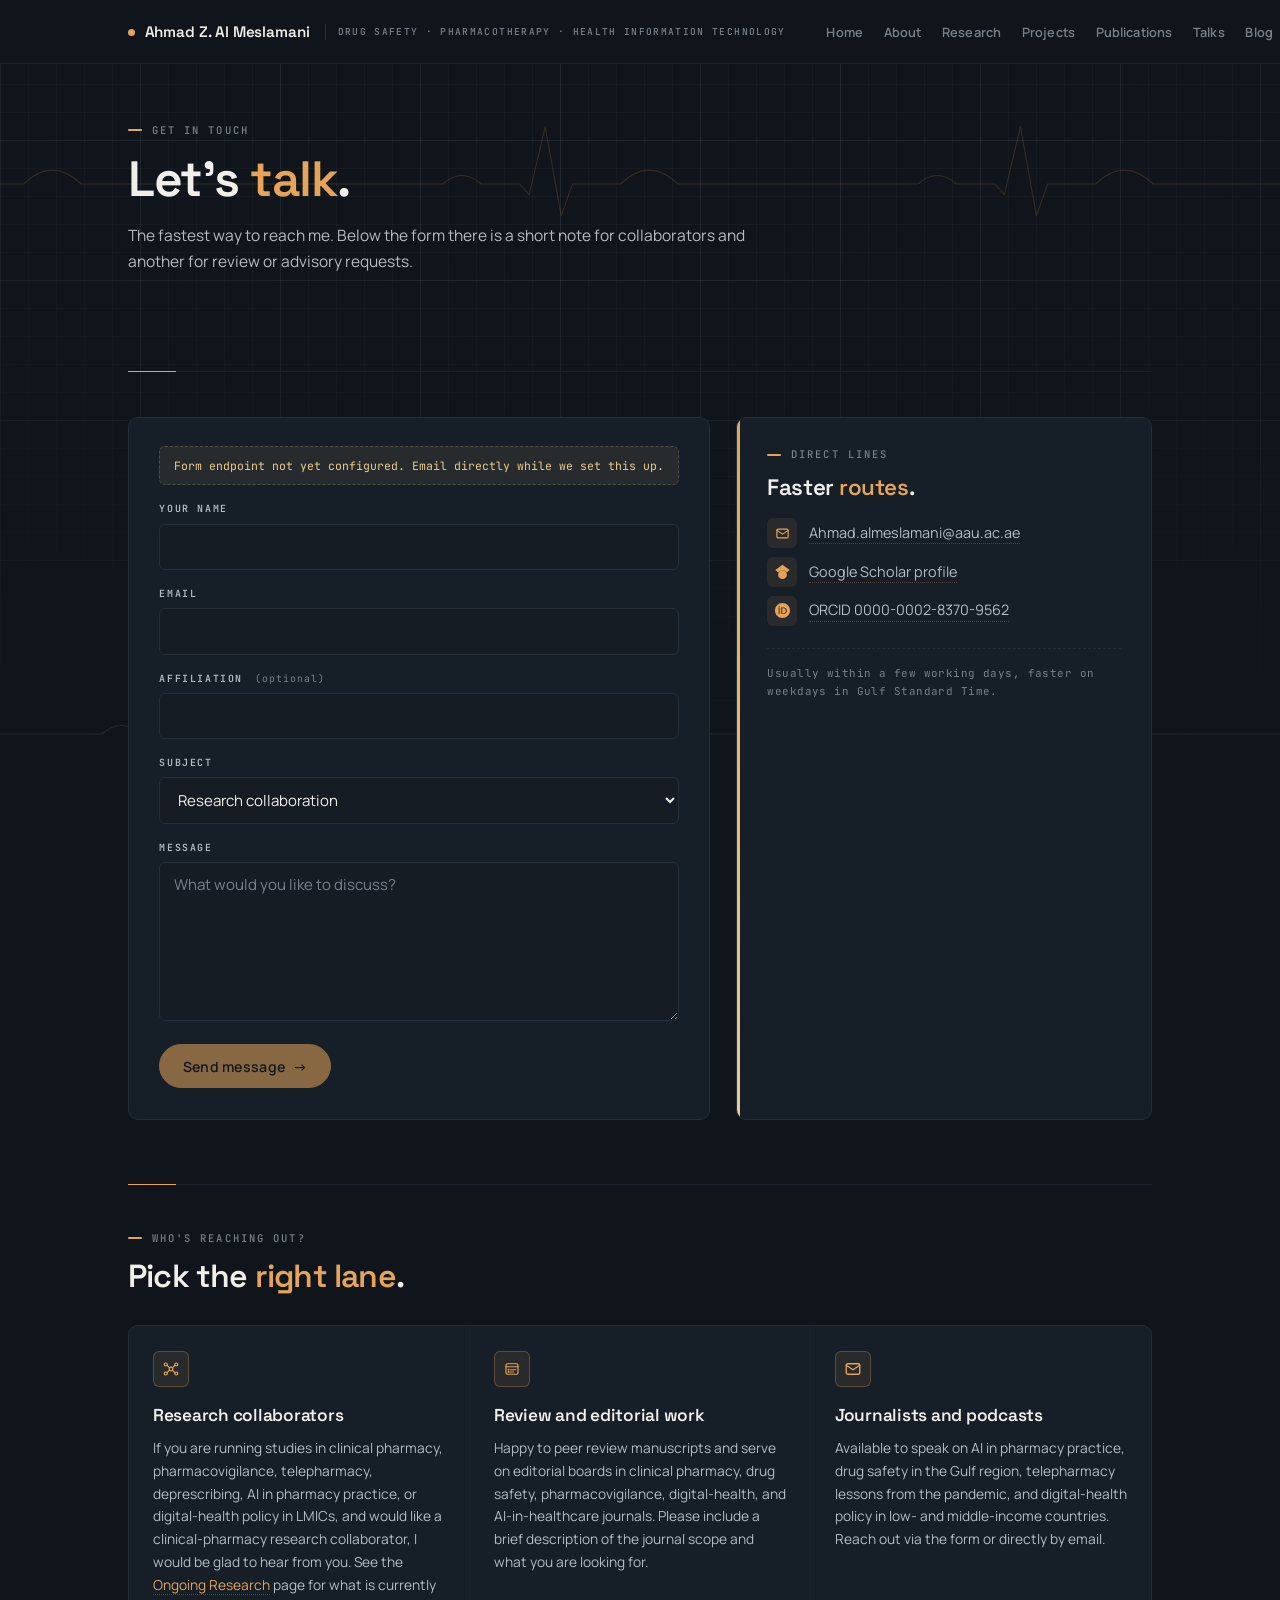
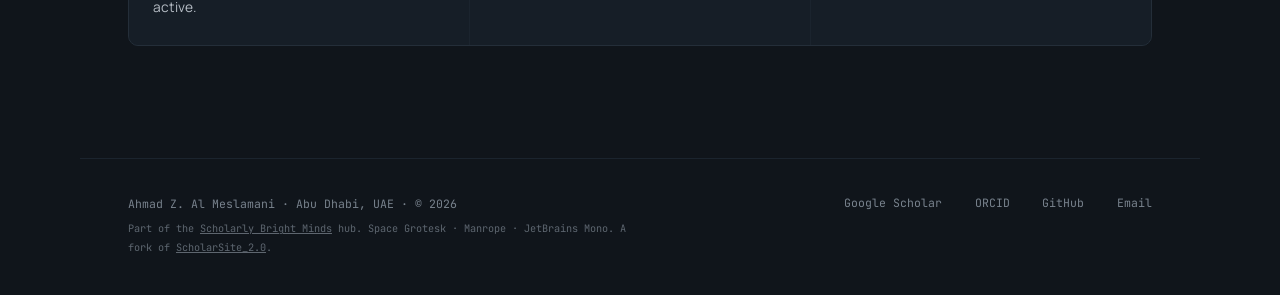
<file: contact.html>
<!DOCTYPE html>
<html lang="en">
<head>
<meta charset="UTF-8">
<meta name="viewport" content="width=device-width, initial-scale=1.0">
<meta name="description" content="Get in touch with Ahmad Z. Al Meslamani: research collaborators, reviewers, editors, and journalists. Direct email plus contact form for clinical pharmacy, drug safety, telepharmacy, and AI-in-pharmacy enquiries.">
<meta name="author" content="Ahmad Z. Al Meslamani">
<meta name="keywords" content="Ahmad Al Meslamani contact, clinical pharmacy collaboration, drug safety researcher Abu Dhabi, telepharmacy review request, AI pharmacy advisory">
<meta name="theme-color" content="#10151b" media="(prefers-color-scheme: dark)">
<meta name="theme-color" content="#faf8f4" media="(prefers-color-scheme: light)">
<meta name="robots" content="index, follow, max-image-preview:large, max-snippet:-1">
<title>Contact · Ahmad Z. Al Meslamani · Collaborators, Reviewers, Press</title>

<link rel="canonical" href="https://scholarlybrightminds.github.io/ahmadalmeslamani/contact.html">

<meta property="og:type" content="website">
<meta property="og:title" content="Contact · Ahmad Z. Al Meslamani">
<meta property="og:description" content="Reach out for research collaborations, review or editorial work, or media. Direct email and contact form.">
<meta property="og:image" content="https://scholarlybrightminds.github.io/ahmadalmeslamani/images/profile.png">
<meta property="og:url" content="https://scholarlybrightminds.github.io/ahmadalmeslamani/contact.html">
<meta property="og:site_name" content="Scholarly Bright Minds · Ahmad Z. Al Meslamani">
<meta property="og:locale" content="en_US">

<meta name="twitter:card" content="summary_large_image">
<meta name="twitter:title" content="Contact · Ahmad Z. Al Meslamani">
<meta name="twitter:description" content="Reach out for research collaborations, review or editorial work, or media.">
<meta name="twitter:image" content="https://scholarlybrightminds.github.io/ahmadalmeslamani/images/profile.png">

<link rel="sitemap" type="application/xml" href="/ahmadalmeslamani/sitemap.xml">

<link rel="icon" href="images/profile.png" type="image/png">
<link rel="apple-touch-icon" href="images/profile.png">

<link rel="preconnect" href="https://fonts.googleapis.com">
<link rel="preconnect" href="https://fonts.gstatic.com" crossorigin>
<link href="https://fonts.googleapis.com/css2?family=Space+Grotesk:wght@400;500;600;700&family=Manrope:wght@400;500;600;700&family=JetBrains+Mono:wght@400;500;600&display=swap" rel="stylesheet">

<script type="application/ld+json">
{
  "@context": "https://schema.org",
  "@type": "ContactPage",
  "url": "https://scholarlybrightminds.github.io/ahmadalmeslamani/contact.html",
  "name": "Contact · Ahmad Z. Al Meslamani",
  "isPartOf": {
    "@type": "WebSite",
    "url": "https://scholarlybrightminds.github.io/ahmadalmeslamani/"
  },
  "mainEntity": {
    "@type": "Person",
    "@id": "https://scholarlybrightminds.github.io/ahmadalmeslamani/#person",
    "name": "Ahmad Z. Al Meslamani",
    "email": "Ahmad.almeslamani@aau.ac.ae",
    "contactPoint": {
      "@type": "ContactPoint",
      "contactType": "Research enquiry",
      "email": "Ahmad.almeslamani@aau.ac.ae",
      "availableLanguage": ["English", "Arabic"]
    }
  }
}
</script>

<script src="theme.config.js"></script>
<link rel="stylesheet" href="styles.css">
<link rel="stylesheet" href="contact.css">
</head>
<body>

<div class="mol-bg" aria-hidden="true">
    <svg class="vital-1" viewBox="0 0 1200 160" preserveAspectRatio="none">
        <path class="vital-path" d="M0,80 h80 q12,-16 24,0 h24 l6,10 l10,-64 l10,84 l7,-30 h30 q18,-26 36,0 h226 q12,-16 24,0 h24 l6,10 l10,-64 l10,84 l7,-30 h30 q18,-26 36,0 h150 q12,-16 24,0 h24 l6,10 l10,-64 l10,84 l7,-30 h30 q18,-26 36,0 h303"/>
    </svg>
    <svg class="vital-2" viewBox="0 0 1200 160" preserveAspectRatio="none">
        <path class="vital-path" d="M0,80 h240 q12,-16 24,0 h24 l6,10 l10,-64 l10,84 l7,-30 h30 q18,-26 36,0 h333 q12,-16 24,0 h24 l6,10 l10,-64 l10,84 l7,-30 h30 q18,-26 36,0 h333"/>
    </svg>
</div>

<nav class="nav" data-page="contact"><a href="index.html" class="brand">
                <span class="brand-dot"></span>
                Ahmad Z. Al Meslamani
                <span class="brand-meta">Drug Safety · Pharmacotherapy · Health Information Technology</span>
            </a>
            <div class="nav-right">
                <div class="hamburger" aria-label="Menu"><div class="bar"></div><div class="bar"></div><div class="bar"></div></div>
                <div class="nav-menu"><a href="index.html" class="nav-item ">Home</a><a href="about.html" class="nav-item ">About</a><a href="research.html" class="nav-item ">Research</a><a href="projects.html" class="nav-item ">Projects</a><a href="publications.html" class="nav-item ">Publications</a><a href="talks.html" class="nav-item ">Talks</a><a href="blog.html" class="nav-item ">Blog</a><a href="contact.html" class="nav-item active">Contact</a></div>
                <button class="theme-toggle" id="themeToggle" aria-label="Toggle theme" title="Toggle day/night">
                    <span class="icon-sun"><svg viewBox="0 0 24 24" fill="none" stroke="currentColor" stroke-width="1.8" stroke-linecap="round" stroke-linejoin="round"><circle cx="12" cy="12" r="4"></circle><path d="M12 2v2M12 20v2M4.93 4.93l1.41 1.41M17.66 17.66l1.41 1.41M2 12h2M20 12h2M4.93 19.07l1.41-1.41M17.66 6.34l1.41-1.41"></path></svg></span>
                    <span class="icon-moon"><svg viewBox="0 0 24 24" fill="none" stroke="currentColor" stroke-width="1.8" stroke-linecap="round" stroke-linejoin="round"><path d="M21 12.79A9 9 0 1 1 11.21 3 7 7 0 0 0 21 12.79z"></path></svg></span>
                </button>
            </div></nav>

<main>

    <section class="sub-hero">
        <p class="sub-meta" data-bind="contactKicker">Get in touch</p>
        <h1 data-bind="contactH1">Let's <em>talk</em>.</h1>
        <p class="sub-lede" data-bind="contactLede"></p>
    </section>

    <hr class="rule">

    <!-- ═══ TWO-COLUMN: FORM + DIRECT CONTACT ═══ -->
    <section class="contact-grid reveal">
        <!-- Form (Formspree-backed once the endpoint is configured) -->
        <form class="contact-form" method="POST">
            <p class="contact-form-note" data-bind="contactFormNote"></p>
            <div class="contact-field">
                <label for="cf-name">Your name</label>
                <input type="text" id="cf-name" name="name" required autocomplete="name">
            </div>
            <div class="contact-field">
                <label for="cf-email">Email</label>
                <input type="email" id="cf-email" name="email" required autocomplete="email">
            </div>
            <div class="contact-field">
                <label for="cf-affil">Affiliation <span class="contact-field-opt">(optional)</span></label>
                <input type="text" id="cf-affil" name="affiliation" autocomplete="organization">
            </div>
            <div class="contact-field">
                <label for="cf-subject">Subject</label>
                <select id="cf-subject" name="subject">
                    <option>Research collaboration</option>
                    <option>Review or editorial request</option>
                    <option>Speaking invitation</option>
                    <option>Press / podcast</option>
                    <option>Question about a paper</option>
                    <option>Other</option>
                </select>
            </div>
            <div class="contact-field">
                <label for="cf-message">Message</label>
                <textarea id="cf-message" name="message" rows="6" required placeholder="What would you like to discuss?"></textarea>
            </div>
            <!-- Honeypot to deter bots; Formspree will discard if filled. -->
            <input type="text" name="_gotcha" tabindex="-1" autocomplete="off" style="display:none">
            <button type="submit" class="contact-submit">
                <span>Send message</span>
                <span aria-hidden="true">→</span>
            </button>
        </form>

        <!-- Direct contact + response time -->
        <aside class="contact-direct">
            <p class="sec-kicker">Direct lines</p>
            <h2 class="contact-direct-title">Faster <em>routes</em>.</h2>
            <div data-bind="contactDirect"></div>
        </aside>
    </section>

    <hr class="rule">

    <!-- ═══ THREE AUDIENCE BLOCKS ═══ -->
    <section class="reveal">
        <p class="sec-kicker">Who's reaching out?</p>
        <h2 class="sec-title">Pick the <em>right lane</em>.</h2>
        <div class="contact-blocks" data-bind="contactBlocks"></div>
    </section>

</main>

<footer data-bind="footer"><div class="footer-left">
                <div>Ahmad Z. Al Meslamani · Abu Dhabi, UAE · © 2026</div>
                <div class="colophon">
                    Part of the <a href="https://scholarlybrightminds.github.io/">Scholarly Bright Minds</a> hub. Space Grotesk · Manrope · JetBrains Mono. A fork of <a href="https://github.com/muhammedrashidx/ScholarSite_2.0" target="_blank" rel="noopener">ScholarSite_2.0</a>.
                </div>
            </div>
            <div class="footer-links"><a href="https://scholar.google.com/citations?user=usUecnoAAAAJ&amp;hl=en" target="_blank" rel="noopener">Google Scholar</a><a href="https://orcid.org/0000-0002-8370-9562" target="_blank" rel="noopener">ORCID</a><a href="https://github.com/ScholarlyBrightMinds" target="_blank" rel="noopener">GitHub</a><a href="mailto:Ahmad.almeslamani@aau.ac.ae" target="_blank" rel="noopener">Email</a></div></footer>

<script src="scripts.js"></script>
</body>
</html>
</file>
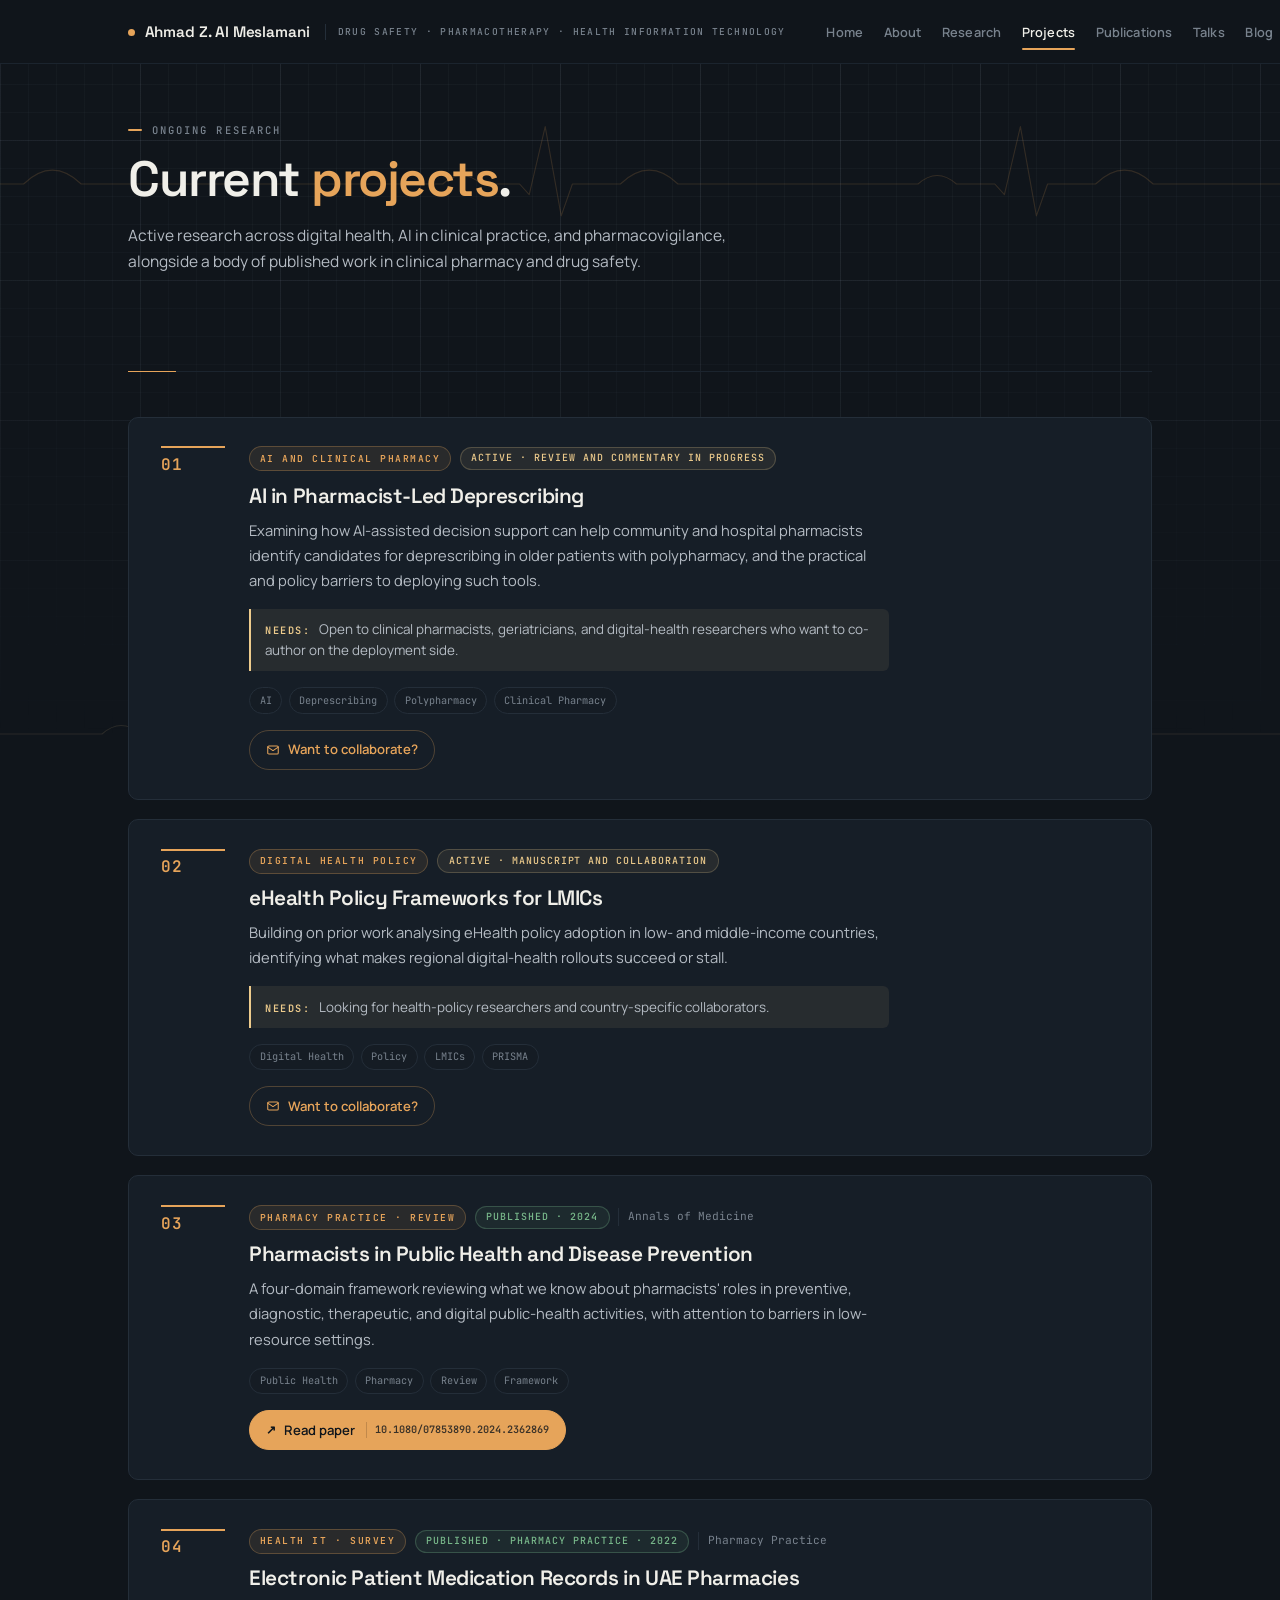
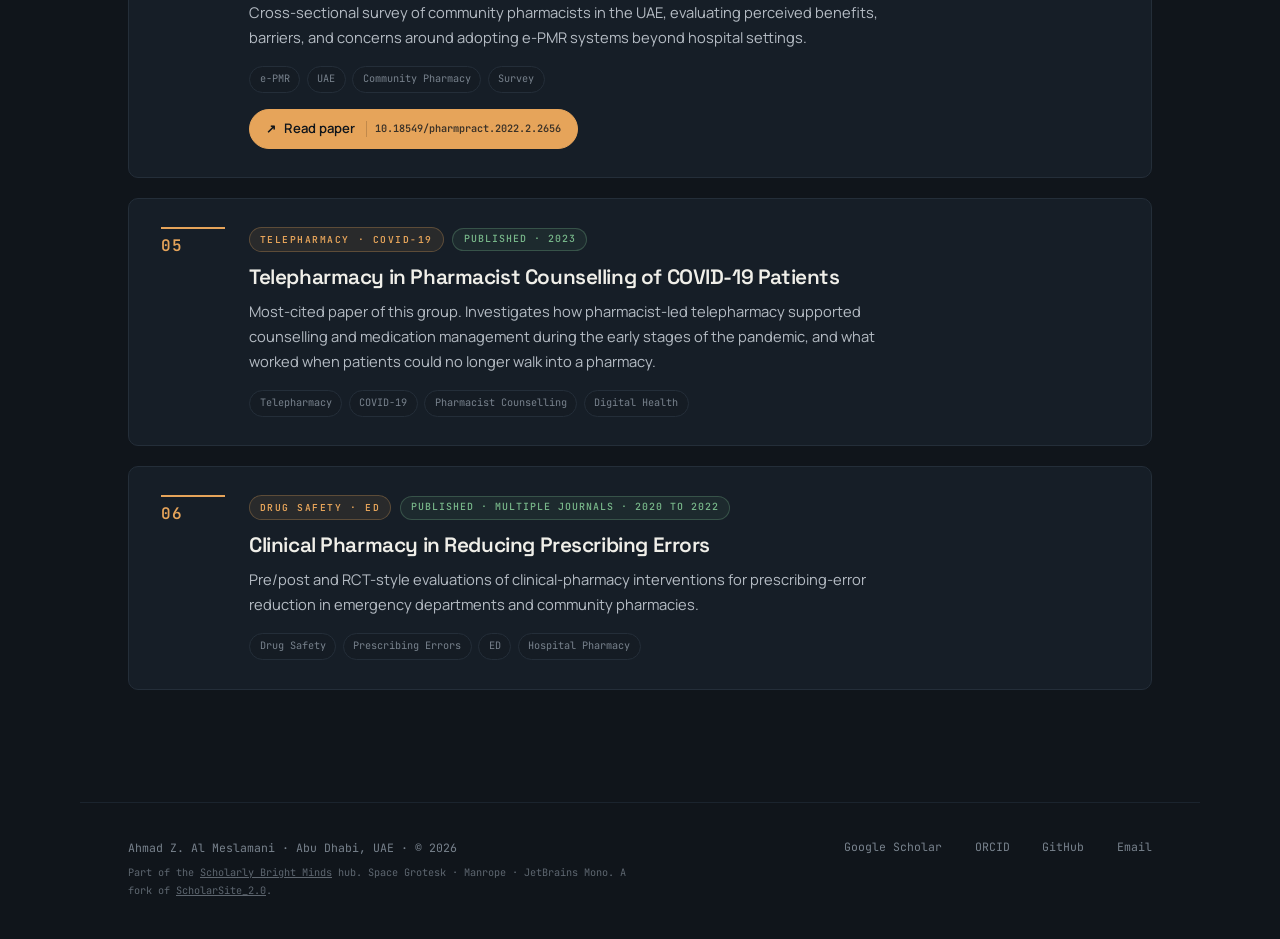
<file: projects.html>
<!DOCTYPE html>
<html lang="en">
<head>
<meta charset="UTF-8">
<meta name="viewport" content="width=device-width, initial-scale=1.0">
<meta name="description" content="Ongoing research projects by Ahmad Z. Al Meslamani: AI-assisted deprescribing, eHealth policy frameworks for LMICs, electronic patient medication records in UAE pharmacies, and pharmacist-led pharmacovigilance. Active collaborations welcome.">
<meta name="author" content="Ahmad Z. Al Meslamani">
<meta name="keywords" content="AI deprescribing, clinical pharmacy research, digital health LMICs, telepharmacy UAE, electronic patient medication records, pharmacist-led pharmacovigilance, drug safety">
<meta name="theme-color" content="#10151b" media="(prefers-color-scheme: dark)">
<meta name="theme-color" content="#faf8f4" media="(prefers-color-scheme: light)">
<meta name="robots" content="index, follow, max-image-preview:large, max-snippet:-1">
<title>Research Projects · Ahmad Z. Al Meslamani · Clinical Pharmacy, Drug Safety, AI in Pharmacy</title>

<link rel="canonical" href="https://scholarlybrightminds.github.io/ahmadalmeslamani/projects.html">

<meta property="og:type" content="website">
<meta property="og:title" content="Research Projects · Ahmad Z. Al Meslamani">
<meta property="og:description" content="Active work on AI-assisted deprescribing, digital-health policy in LMICs, and pharmacist-led pharmacovigilance, plus published projects across telepharmacy and clinical pharmacy.">
<meta property="og:image" content="https://scholarlybrightminds.github.io/ahmadalmeslamani/images/profile.png">
<meta property="og:url" content="https://scholarlybrightminds.github.io/ahmadalmeslamani/projects.html">
<meta property="og:site_name" content="Scholarly Bright Minds · Ahmad Z. Al Meslamani">
<meta property="og:locale" content="en_US">

<meta name="twitter:card" content="summary_large_image">
<meta name="twitter:title" content="Research Projects · Ahmad Z. Al Meslamani">
<meta name="twitter:description" content="Active and published work on clinical pharmacy, drug safety, telepharmacy, and AI in pharmacy.">
<meta name="twitter:image" content="https://scholarlybrightminds.github.io/ahmadalmeslamani/images/profile.png">

<link rel="sitemap" type="application/xml" href="/ahmadalmeslamani/sitemap.xml">

<link rel="icon" href="images/profile.png" type="image/png">
<link rel="apple-touch-icon" href="images/profile.png">

<link rel="preconnect" href="https://fonts.googleapis.com">
<link rel="preconnect" href="https://fonts.gstatic.com" crossorigin>
<link href="https://fonts.googleapis.com/css2?family=Space+Grotesk:wght@400;500;600;700&family=Manrope:wght@400;500;600;700&family=JetBrains+Mono:wght@400;500;600&display=swap" rel="stylesheet">

<script type="application/ld+json">
{
  "@context": "https://schema.org",
  "@type": "CollectionPage",
  "url": "https://scholarlybrightminds.github.io/ahmadalmeslamani/projects.html",
  "name": "Research Projects · Ahmad Z. Al Meslamani",
  "isPartOf": {
    "@type": "WebSite",
    "url": "https://scholarlybrightminds.github.io/ahmadalmeslamani/"
  },
  "about": {
    "@type": "Person",
    "@id": "https://scholarlybrightminds.github.io/ahmadalmeslamani/#person",
    "name": "Ahmad Z. Al Meslamani"
  },
  "mainEntity": {
    "@type": "ItemList",
    "itemListOrder": "https://schema.org/ItemListOrderDescending",
    "numberOfItems": 6,
    "itemListElement": [
      {"@type": "ListItem", "position": 1, "item": {"@type": "ResearchProject", "name": "AI in Pharmacist-Led Deprescribing", "description": "AI-assisted decision support for community and hospital pharmacist deprescribing in older adults.", "status": "Active"}},
      {"@type": "ListItem", "position": 2, "item": {"@type": "ResearchProject", "name": "eHealth Policy Frameworks for LMICs", "description": "Policy-to-practice analysis of digital-health adoption in low- and middle-income countries.", "status": "Active"}},
      {"@type": "ListItem", "position": 3, "item": {"@type": "ScholarlyArticle", "name": "Pharmacists in Public Health and Disease Prevention", "isPartOf": {"@type": "Periodical", "name": "Annals of Medicine"}, "datePublished": "2024"}},
      {"@type": "ListItem", "position": 4, "item": {"@type": "ScholarlyArticle", "name": "Electronic Patient Medication Records in UAE Pharmacies", "isPartOf": {"@type": "Periodical", "name": "Pharmacy Practice"}, "datePublished": "2022"}},
      {"@type": "ListItem", "position": 5, "item": {"@type": "ScholarlyArticle", "name": "Telepharmacy in Pharmacist Counselling of COVID-19 Patients", "datePublished": "2023"}},
      {"@type": "ListItem", "position": 6, "item": {"@type": "ScholarlyArticle", "name": "Clinical Pharmacy in Reducing Prescribing Errors", "datePublished": "2022"}}
    ]
  }
}
</script>

<script src="theme.config.js"></script>
<link rel="stylesheet" href="styles.css">
<link rel="stylesheet" href="projects.css">
</head>
<body>

<div class="mol-bg" aria-hidden="true">
    <svg class="vital-1" viewBox="0 0 1200 160" preserveAspectRatio="none">
        <path class="vital-path" d="M0,80 h80 q12,-16 24,0 h24 l6,10 l10,-64 l10,84 l7,-30 h30 q18,-26 36,0 h226 q12,-16 24,0 h24 l6,10 l10,-64 l10,84 l7,-30 h30 q18,-26 36,0 h150 q12,-16 24,0 h24 l6,10 l10,-64 l10,84 l7,-30 h30 q18,-26 36,0 h303"/>
    </svg>
    <svg class="vital-2" viewBox="0 0 1200 160" preserveAspectRatio="none">
        <path class="vital-path" d="M0,80 h240 q12,-16 24,0 h24 l6,10 l10,-64 l10,84 l7,-30 h30 q18,-26 36,0 h333 q12,-16 24,0 h24 l6,10 l10,-64 l10,84 l7,-30 h30 q18,-26 36,0 h333"/>
    </svg>
</div>

<nav class="nav" data-page="projects"><a href="index.html" class="brand">
                <span class="brand-dot"></span>
                Ahmad Z. Al Meslamani
                <span class="brand-meta">Drug Safety · Pharmacotherapy · Health Information Technology</span>
            </a>
            <div class="nav-right">
                <div class="hamburger" aria-label="Menu"><div class="bar"></div><div class="bar"></div><div class="bar"></div></div>
                <div class="nav-menu"><a href="index.html" class="nav-item ">Home</a><a href="about.html" class="nav-item ">About</a><a href="research.html" class="nav-item ">Research</a><a href="projects.html" class="nav-item active">Projects</a><a href="publications.html" class="nav-item ">Publications</a><a href="talks.html" class="nav-item ">Talks</a><a href="blog.html" class="nav-item ">Blog</a><a href="contact.html" class="nav-item ">Contact</a></div>
                <button class="theme-toggle" id="themeToggle" aria-label="Toggle theme" title="Toggle day/night">
                    <span class="icon-sun"><svg viewBox="0 0 24 24" fill="none" stroke="currentColor" stroke-width="1.8" stroke-linecap="round" stroke-linejoin="round"><circle cx="12" cy="12" r="4"></circle><path d="M12 2v2M12 20v2M4.93 4.93l1.41 1.41M17.66 17.66l1.41 1.41M2 12h2M20 12h2M4.93 19.07l1.41-1.41M17.66 6.34l1.41-1.41"></path></svg></span>
                    <span class="icon-moon"><svg viewBox="0 0 24 24" fill="none" stroke="currentColor" stroke-width="1.8" stroke-linecap="round" stroke-linejoin="round"><path d="M21 12.79A9 9 0 1 1 11.21 3 7 7 0 0 0 21 12.79z"></path></svg></span>
                </button>
            </div></nav>

<main>

    <section class="sub-hero">
        <p class="sub-meta">Ongoing Research</p>
        <h1>Current <em>projects</em>.</h1>
        <p class="sub-lede" data-bind="projectsLede"></p>
    </section>

    <hr class="rule">

    <section class="project-list" data-bind="projectList"></section>

</main>

<footer data-bind="footer"><div class="footer-left">
                <div>Ahmad Z. Al Meslamani · Abu Dhabi, UAE · © 2026</div>
                <div class="colophon">
                    Part of the <a href="https://scholarlybrightminds.github.io/">Scholarly Bright Minds</a> hub. Space Grotesk · Manrope · JetBrains Mono. A fork of <a href="https://github.com/muhammedrashidx/ScholarSite_2.0" target="_blank" rel="noopener">ScholarSite_2.0</a>.
                </div>
            </div>
            <div class="footer-links"><a href="https://scholar.google.com/citations?user=usUecnoAAAAJ&amp;hl=en" target="_blank" rel="noopener">Google Scholar</a><a href="https://orcid.org/0000-0002-8370-9562" target="_blank" rel="noopener">ORCID</a><a href="https://github.com/ScholarlyBrightMinds" target="_blank" rel="noopener">GitHub</a><a href="mailto:Ahmad.almeslamani@aau.ac.ae" target="_blank" rel="noopener">Email</a></div></footer>

<script src="scripts.js"></script>
</body>
</html>
</file>
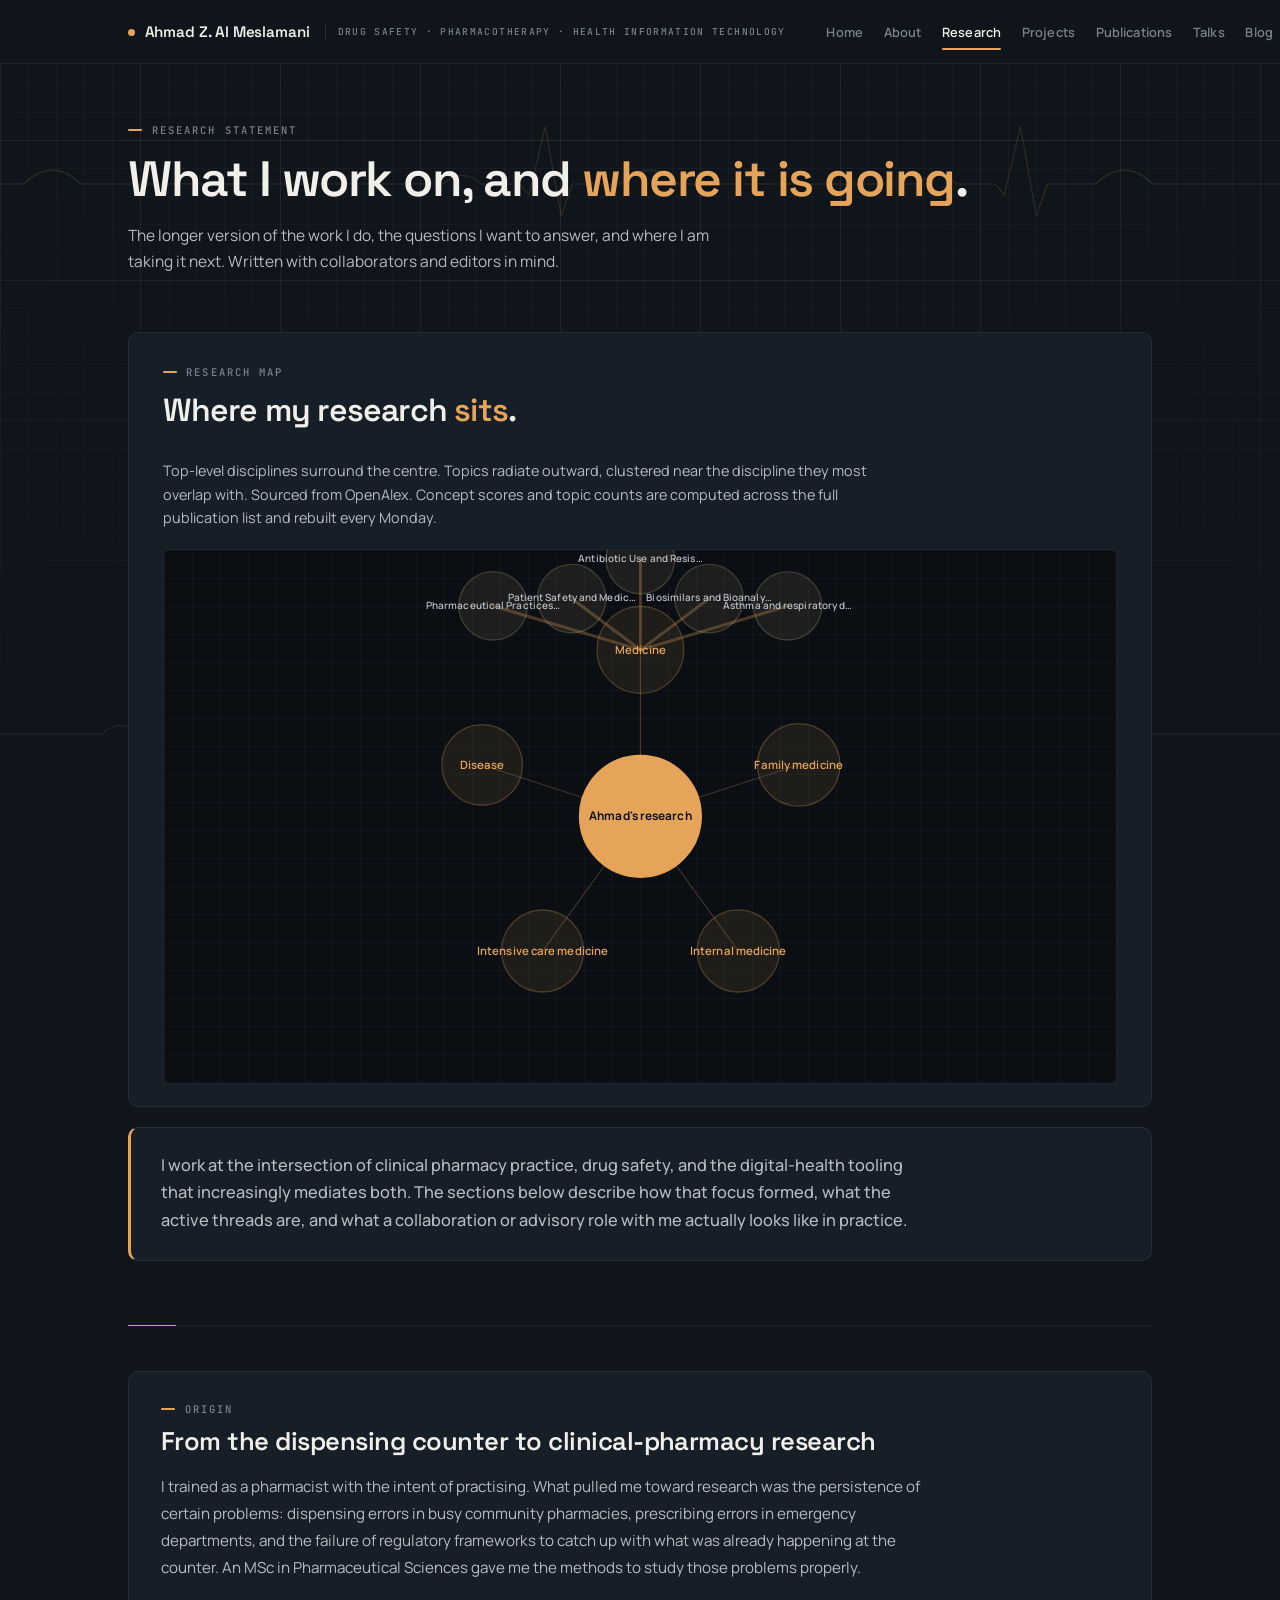
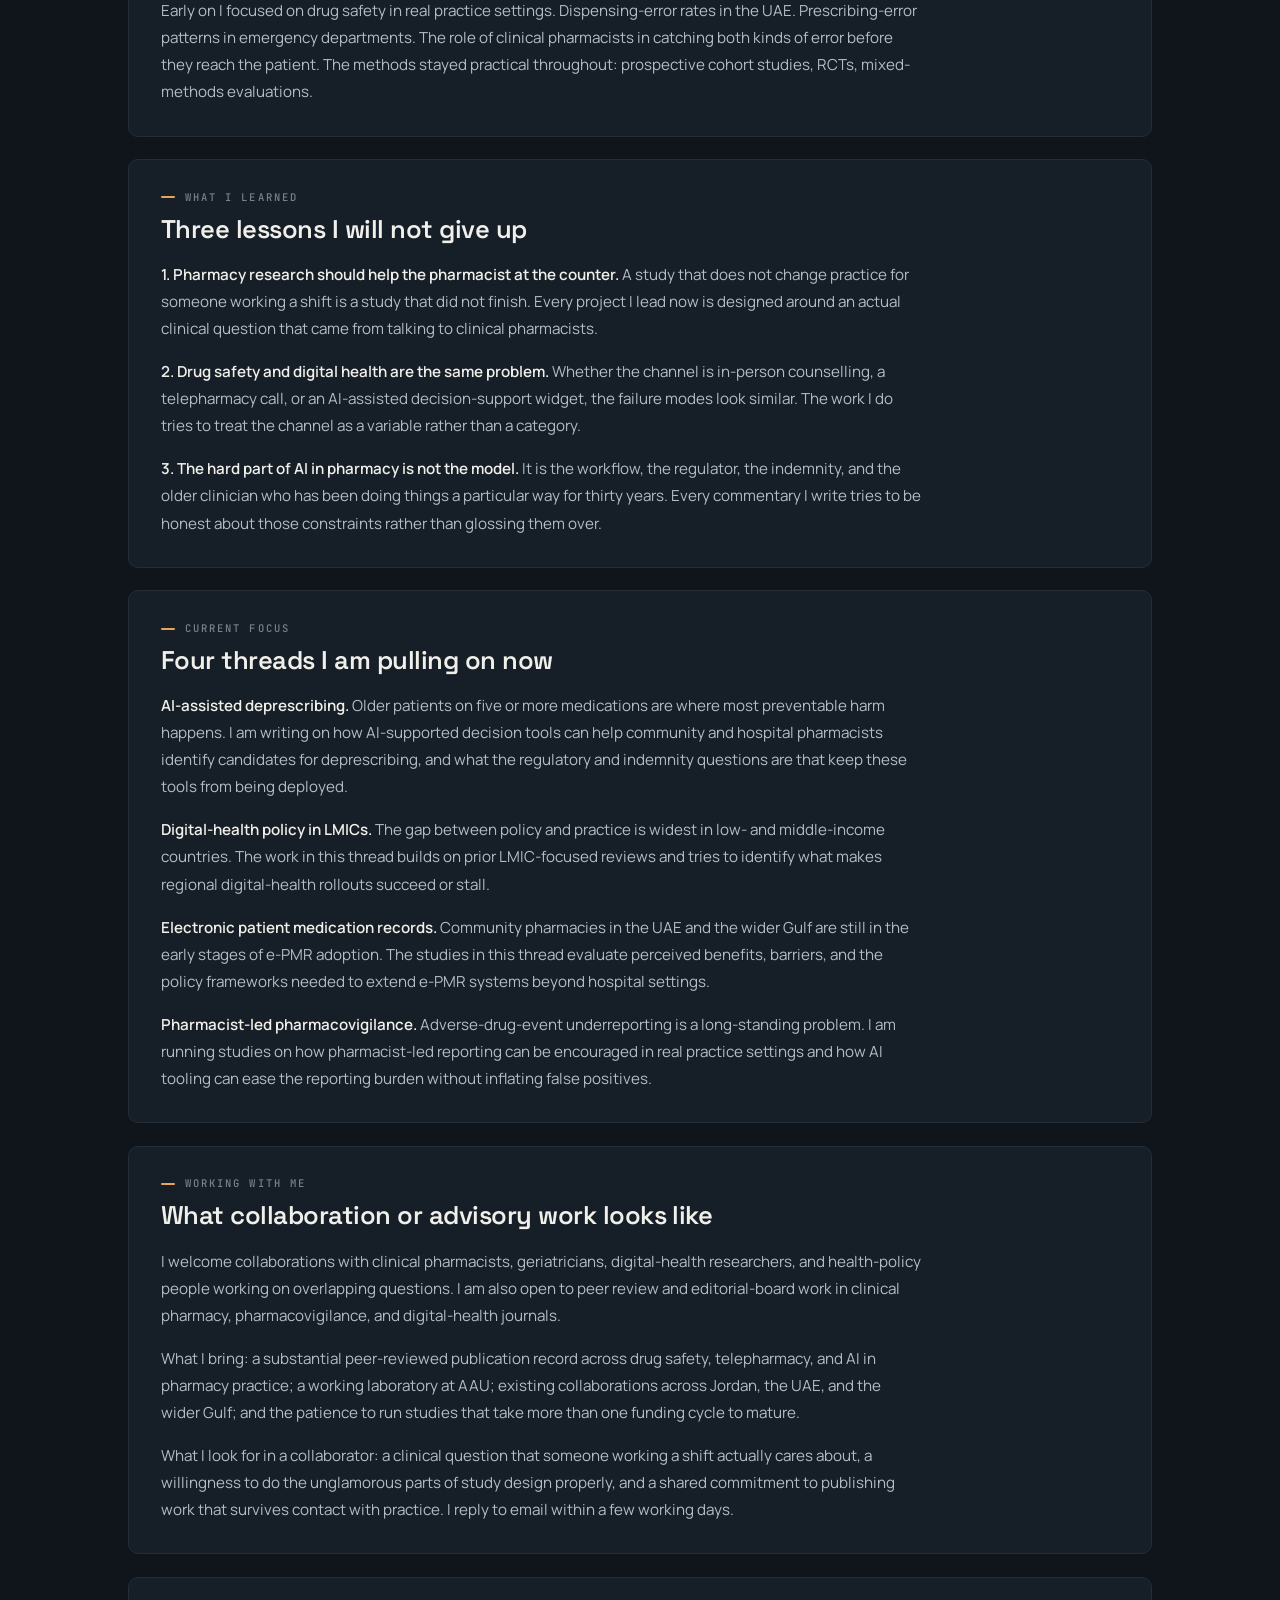
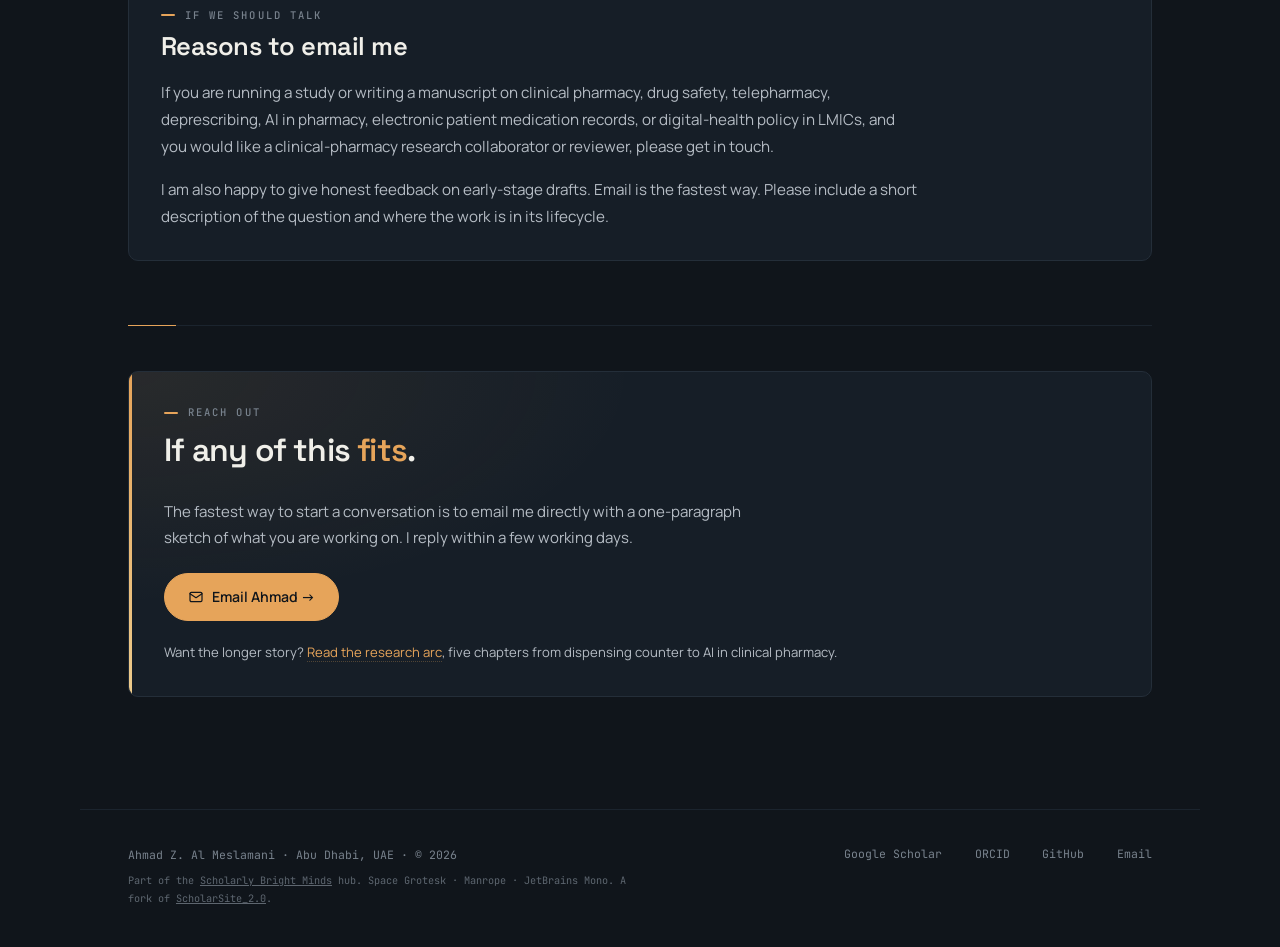
<file: research.html>
<!DOCTYPE html>
<html lang="en">
<head>
<meta charset="UTF-8">
<meta name="viewport" content="width=device-width, initial-scale=1.0">
<meta name="description" content="Research statement by Ahmad Z. Al Meslamani. Clinical pharmacy, drug safety, telepharmacy, deprescribing, AI in pharmacy practice, and digital-health policy in LMICs. Written for collaborators, reviewers, and editors.">
<meta name="author" content="Ahmad Z. Al Meslamani">
<meta name="keywords" content="Ahmad Al Meslamani research statement, clinical pharmacy research, drug safety, pharmacovigilance, telepharmacy, deprescribing, AI in pharmacy, digital health policy LMICs, electronic patient medication records">
<meta name="theme-color" content="#10151b" media="(prefers-color-scheme: dark)">
<meta name="theme-color" content="#faf8f4" media="(prefers-color-scheme: light)">
<meta name="robots" content="index, follow, max-image-preview:large, max-snippet:-1">
<title>Research Statement · Ahmad Z. Al Meslamani · Clinical Pharmacy, Drug Safety, AI in Healthcare</title>

<link rel="canonical" href="https://scholarlybrightminds.github.io/ahmadalmeslamani/research.html">

<meta property="og:type" content="article">
<meta property="og:title" content="Research Statement · Ahmad Z. Al Meslamani">
<meta property="og:description" content="What I work on across clinical pharmacy, drug safety, telepharmacy, deprescribing, AI in pharmacy, and digital-health policy. Written for collaborators and editors.">
<meta property="og:image" content="https://scholarlybrightminds.github.io/ahmadalmeslamani/images/profile.png">
<meta property="og:url" content="https://scholarlybrightminds.github.io/ahmadalmeslamani/research.html">
<meta property="og:site_name" content="Scholarly Bright Minds · Ahmad Z. Al Meslamani">
<meta property="og:locale" content="en_US">

<meta name="twitter:card" content="summary_large_image">
<meta name="twitter:title" content="Research Statement · Ahmad Z. Al Meslamani">
<meta name="twitter:description" content="What I work on across clinical pharmacy, drug safety, telepharmacy, deprescribing, AI in pharmacy, and digital-health policy.">
<meta name="twitter:image" content="https://scholarlybrightminds.github.io/ahmadalmeslamani/images/profile.png">

<link rel="sitemap" type="application/xml" href="/ahmadalmeslamani/sitemap.xml">

<link rel="icon" href="images/profile.png" type="image/png">
<link rel="apple-touch-icon" href="images/profile.png">

<link rel="preconnect" href="https://fonts.googleapis.com">
<link rel="preconnect" href="https://fonts.gstatic.com" crossorigin>
<link href="https://fonts.googleapis.com/css2?family=Space+Grotesk:wght@400;500;600;700&family=Manrope:wght@400;500;600;700&family=JetBrains+Mono:wght@400;500;600&display=swap" rel="stylesheet">

<script type="application/ld+json">
{
  "@context": "https://schema.org",
  "@type": "AboutPage",
  "url": "https://scholarlybrightminds.github.io/ahmadalmeslamani/research.html",
  "name": "Research Statement · Ahmad Z. Al Meslamani",
  "isPartOf": {
    "@type": "WebSite",
    "url": "https://scholarlybrightminds.github.io/ahmadalmeslamani/"
  },
  "mainEntity": {
    "@type": "Person",
    "@id": "https://scholarlybrightminds.github.io/ahmadalmeslamani/#person",
    "name": "Ahmad Z. Al Meslamani",
    "jobTitle": "Senior Laboratory Supervisor",
    "alumniOf": {
      "@type": "CollegeOrUniversity",
      "name": "Al Ain University"
    },
    "knowsAbout": [
      "Clinical pharmacy practice",
      "Drug safety",
      "Pharmacovigilance",
      "Telepharmacy",
      "Deprescribing",
      "AI in pharmacy",
      "Digital-health policy",
      "Electronic patient medication records"
    ]
  }
}
</script>

<script src="theme.config.js"></script>
<link rel="stylesheet" href="styles.css">
<link rel="stylesheet" href="research.css">
<script src="research-map.js" defer></script>
</head>
<body>

<div class="mol-bg" aria-hidden="true">
    <svg class="vital-1" viewBox="0 0 1200 160" preserveAspectRatio="none">
        <path class="vital-path" d="M0,80 h80 q12,-16 24,0 h24 l6,10 l10,-64 l10,84 l7,-30 h30 q18,-26 36,0 h226 q12,-16 24,0 h24 l6,10 l10,-64 l10,84 l7,-30 h30 q18,-26 36,0 h150 q12,-16 24,0 h24 l6,10 l10,-64 l10,84 l7,-30 h30 q18,-26 36,0 h303"/>
    </svg>
    <svg class="vital-2" viewBox="0 0 1200 160" preserveAspectRatio="none">
        <path class="vital-path" d="M0,80 h240 q12,-16 24,0 h24 l6,10 l10,-64 l10,84 l7,-30 h30 q18,-26 36,0 h333 q12,-16 24,0 h24 l6,10 l10,-64 l10,84 l7,-30 h30 q18,-26 36,0 h333"/>
    </svg>
</div>

<nav class="nav" data-page="research"><a href="index.html" class="brand">
                <span class="brand-dot"></span>
                Ahmad Z. Al Meslamani
                <span class="brand-meta">Drug Safety · Pharmacotherapy · Health Information Technology</span>
            </a>
            <div class="nav-right">
                <div class="hamburger" aria-label="Menu"><div class="bar"></div><div class="bar"></div><div class="bar"></div></div>
                <div class="nav-menu"><a href="index.html" class="nav-item ">Home</a><a href="about.html" class="nav-item ">About</a><a href="research.html" class="nav-item active">Research</a><a href="projects.html" class="nav-item ">Projects</a><a href="publications.html" class="nav-item ">Publications</a><a href="talks.html" class="nav-item ">Talks</a><a href="blog.html" class="nav-item ">Blog</a><a href="contact.html" class="nav-item ">Contact</a></div>
                <button class="theme-toggle" id="themeToggle" aria-label="Toggle theme" title="Toggle day/night">
                    <span class="icon-sun"><svg viewBox="0 0 24 24" fill="none" stroke="currentColor" stroke-width="1.8" stroke-linecap="round" stroke-linejoin="round"><circle cx="12" cy="12" r="4"></circle><path d="M12 2v2M12 20v2M4.93 4.93l1.41 1.41M17.66 17.66l1.41 1.41M2 12h2M20 12h2M4.93 19.07l1.41-1.41M17.66 6.34l1.41-1.41"></path></svg></span>
                    <span class="icon-moon"><svg viewBox="0 0 24 24" fill="none" stroke="currentColor" stroke-width="1.8" stroke-linecap="round" stroke-linejoin="round"><path d="M21 12.79A9 9 0 1 1 11.21 3 7 7 0 0 0 21 12.79z"></path></svg></span>
                </button>
            </div></nav>

<main>

    <section class="sub-hero">
        <p class="sub-meta" data-bind="researchKicker">Research statement</p>
        <h1 data-bind="researchH1">What I work on, and <em>where it is going</em>.</h1>
        <p class="sub-lede" data-bind="researchLede"></p>
    </section>

    <!-- RESEARCH-MAP:BEGIN -->
    <section class="research-map reveal" aria-labelledby="research-map-h2">
        <p class="sec-kicker">Research map</p>
        <h2 id="research-map-h2" class="sec-title">Where my research <em>sits</em>.</h2>
        <p class="research-map-lede">Top-level disciplines surround the centre. Topics radiate outward, clustered near the discipline they most overlap with. Sourced from OpenAlex. Concept scores and topic counts are computed across the full publication list and rebuilt every Monday.</p>
        <div class="research-map-canvas">
        <svg class="research-map-svg" viewBox="0 0 1000 560" role="img" aria-labelledby="research-map-title research-map-desc">
<title id="research-map-title">Research concept map</title>
<desc id="research-map-desc">A radial map of the research concepts and topics linked to Ahmad&#x27;s research. Top-level concepts surround the center; topics extend outward.</desc>
<g class="rm-edges">
<line class="rm-edge" data-a="me" data-b="c-medicine" x1="500.0" y1="280.0" x2="500.0" y2="105.0" stroke-width="1.19"/>
<line class="rm-edge" data-a="me" data-b="c-family-medicine" x1="500.0" y1="280.0" x2="666.4" y2="225.9" stroke-width="1.07"/>
<line class="rm-edge" data-a="me" data-b="c-internal-medicine" x1="500.0" y1="280.0" x2="602.9" y2="421.6" stroke-width="1.06"/>
<line class="rm-edge" data-a="me" data-b="c-intensive-care-medicine" x1="500.0" y1="280.0" x2="397.1" y2="421.6" stroke-width="1.06"/>
<line class="rm-edge" data-a="me" data-b="c-disease" x1="500.0" y1="280.0" x2="333.6" y2="225.9" stroke-width="1.02"/>
<line class="rm-edge" data-a="t-pharmaceutical-practices-and-patient-outcomes" data-b="c-medicine" x1="345.1" y1="58.8" x2="500.0" y2="105.0" stroke-width="3.20"/>
<line class="rm-edge" data-a="t-patient-safety-and-medication-errors" data-b="c-medicine" x1="427.8" y1="51.1" x2="500.0" y2="105.0" stroke-width="3.20"/>
<line class="rm-edge" data-a="t-antibiotic-use-and-resistance" data-b="c-medicine" x1="500.0" y1="10.0" x2="500.0" y2="105.0" stroke-width="3.20"/>
<line class="rm-edge" data-a="t-biosimilars-and-bioanalytical-methods" data-b="c-medicine" x1="572.2" y1="51.1" x2="500.0" y2="105.0" stroke-width="3.20"/>
<line class="rm-edge" data-a="t-asthma-and-respiratory-diseases" data-b="c-medicine" x1="654.9" y1="58.8" x2="500.0" y2="105.0" stroke-width="3.20"/>
</g>
<g class="rm-nodes">
<g class="rm-node rm-node--center" data-id="me" transform="translate(500.0 280.0)">
<circle r="64" class="rm-node-disc"/>
<text class="rm-node-label" text-anchor="middle" dy="4">Ahmad&#x27;s research</text>
</g>
<g class="rm-node rm-node--concept" data-id="c-medicine" transform="translate(500.0 105.0)">
<circle r="45.7" class="rm-node-disc"/>
<text class="rm-node-label" text-anchor="middle" dy="4">Medicine</text>
</g>
<g class="rm-node rm-node--concept" data-id="c-family-medicine" transform="translate(666.4 225.9)">
<circle r="43.4" class="rm-node-disc"/>
<text class="rm-node-label" text-anchor="middle" dy="4">Family medicine</text>
</g>
<g class="rm-node rm-node--concept" data-id="c-internal-medicine" transform="translate(602.9 421.6)">
<circle r="43.2" class="rm-node-disc"/>
<text class="rm-node-label" text-anchor="middle" dy="4">Internal medicine</text>
</g>
<g class="rm-node rm-node--concept" data-id="c-intensive-care-medicine" transform="translate(397.1 421.6)">
<circle r="43.1" class="rm-node-disc"/>
<text class="rm-node-label" text-anchor="middle" dy="4">Intensive care medicine</text>
</g>
<g class="rm-node rm-node--concept" data-id="c-disease" transform="translate(333.6 225.9)">
<circle r="42.4" class="rm-node-disc"/>
<text class="rm-node-label" text-anchor="middle" dy="4">Disease</text>
</g>
<g class="rm-node rm-node--topic" data-id="t-pharmaceutical-practices-and-patient-outcomes" transform="translate(345.1 58.8)">
<circle r="36.0" class="rm-node-disc"/>
<text class="rm-node-label" text-anchor="middle" dy="3">Pharmaceutical Practices…</text>
</g>
<g class="rm-node rm-node--topic" data-id="t-patient-safety-and-medication-errors" transform="translate(427.8 51.1)">
<circle r="36.0" class="rm-node-disc"/>
<text class="rm-node-label" text-anchor="middle" dy="3">Patient Safety and Medic…</text>
</g>
<g class="rm-node rm-node--topic" data-id="t-antibiotic-use-and-resistance" transform="translate(500.0 10.0)">
<circle r="36.0" class="rm-node-disc"/>
<text class="rm-node-label" text-anchor="middle" dy="3">Antibiotic Use and Resis…</text>
</g>
<g class="rm-node rm-node--topic" data-id="t-biosimilars-and-bioanalytical-methods" transform="translate(572.2 51.1)">
<circle r="36.0" class="rm-node-disc"/>
<text class="rm-node-label" text-anchor="middle" dy="3">Biosimilars and Bioanaly…</text>
</g>
<g class="rm-node rm-node--topic" data-id="t-asthma-and-respiratory-diseases" transform="translate(654.9 58.8)">
<circle r="35.8" class="rm-node-disc"/>
<text class="rm-node-label" text-anchor="middle" dy="3">Asthma and respiratory d…</text>
</g>
</g>
</svg>
        </div>
        <script type="application/json" id="research-map-data">{"center": {"id": "me", "label": "Ahmad's research", "kind": "center"}, "concepts": [{"id": "c-medicine", "label": "Medicine", "kind": "concept", "score": 0.9662216901779175}, {"id": "c-family-medicine", "label": "Family medicine", "kind": "concept", "score": 0.6707388758659363}, {"id": "c-internal-medicine", "label": "Internal medicine", "kind": "concept", "score": 0.6444207429885864}, {"id": "c-intensive-care-medicine", "label": "Intensive care medicine", "kind": "concept", "score": 0.6383000016212463}, {"id": "c-disease", "label": "Disease", "kind": "concept", "score": 0.5449965000152588}], "topics": [{"id": "t-pharmaceutical-practices-and-patient-outcomes", "label": "Pharmaceutical Practices and Patient Outcomes", "kind": "topic", "count": 31, "concept_id": "c-medicine"}, {"id": "t-patient-safety-and-medication-errors", "label": "Patient Safety and Medication Errors", "kind": "topic", "count": 14, "concept_id": "c-medicine"}, {"id": "t-antibiotic-use-and-resistance", "label": "Antibiotic Use and Resistance", "kind": "topic", "count": 13, "concept_id": "c-medicine"}, {"id": "t-biosimilars-and-bioanalytical-methods", "label": "Biosimilars and Bioanalytical Methods", "kind": "topic", "count": 10, "concept_id": "c-medicine"}, {"id": "t-asthma-and-respiratory-diseases", "label": "Asthma and respiratory diseases", "kind": "topic", "count": 7, "concept_id": "c-medicine"}], "edges": [{"a": "me", "b": "c-medicine", "weight": 0.966}, {"a": "me", "b": "c-family-medicine", "weight": 0.671}, {"a": "me", "b": "c-internal-medicine", "weight": 0.644}, {"a": "me", "b": "c-intensive-care-medicine", "weight": 0.638}, {"a": "me", "b": "c-disease", "weight": 0.545}, {"a": "t-pharmaceutical-practices-and-patient-outcomes", "b": "c-medicine", "weight": 31}, {"a": "t-patient-safety-and-medication-errors", "b": "c-medicine", "weight": 14}, {"a": "t-antibiotic-use-and-resistance", "b": "c-medicine", "weight": 13}, {"a": "t-biosimilars-and-bioanalytical-methods", "b": "c-medicine", "weight": 10}, {"a": "t-asthma-and-respiratory-diseases", "b": "c-medicine", "weight": 7}]}</script>
    </section>
    <!-- RESEARCH-MAP:END -->

    <section class="reveal research-intro">
        <p class="research-intro-body" data-bind="researchIntro"></p>
    </section>

    <hr class="rule">

    <!-- Research statement sections rendered from SITE_CONFIG.research.sections -->
    <section class="research-sections" data-bind="researchSections"></section>

    <hr class="rule">

    <section class="reveal research-final">
        <p class="sec-kicker">Reach out</p>
        <h2 class="sec-title">If any of this <em>fits</em>.</h2>
        <p class="research-final-body">The fastest way to start a conversation is to email me directly with a one-paragraph sketch of what you are working on. I reply within a few working days.</p>
        <div data-bind="researchFinalCTA"></div>
        <p class="research-final-sub">Want the longer story? <a href="arc.html">Read the research arc</a>, five chapters from dispensing counter to AI in clinical pharmacy.</p>
    </section>

</main>

<footer data-bind="footer"><div class="footer-left">
                <div>Ahmad Z. Al Meslamani · Abu Dhabi, UAE · © 2026</div>
                <div class="colophon">
                    Part of the <a href="https://scholarlybrightminds.github.io/">Scholarly Bright Minds</a> hub. Space Grotesk · Manrope · JetBrains Mono. A fork of <a href="https://github.com/muhammedrashidx/ScholarSite_2.0" target="_blank" rel="noopener">ScholarSite_2.0</a>.
                </div>
            </div>
            <div class="footer-links"><a href="https://scholar.google.com/citations?user=usUecnoAAAAJ&amp;hl=en" target="_blank" rel="noopener">Google Scholar</a><a href="https://orcid.org/0000-0002-8370-9562" target="_blank" rel="noopener">ORCID</a><a href="https://github.com/ScholarlyBrightMinds" target="_blank" rel="noopener">GitHub</a><a href="mailto:Ahmad.almeslamani@aau.ac.ae" target="_blank" rel="noopener">Email</a></div></footer>

<script src="scripts.js"></script>
</body>
</html>
</file>
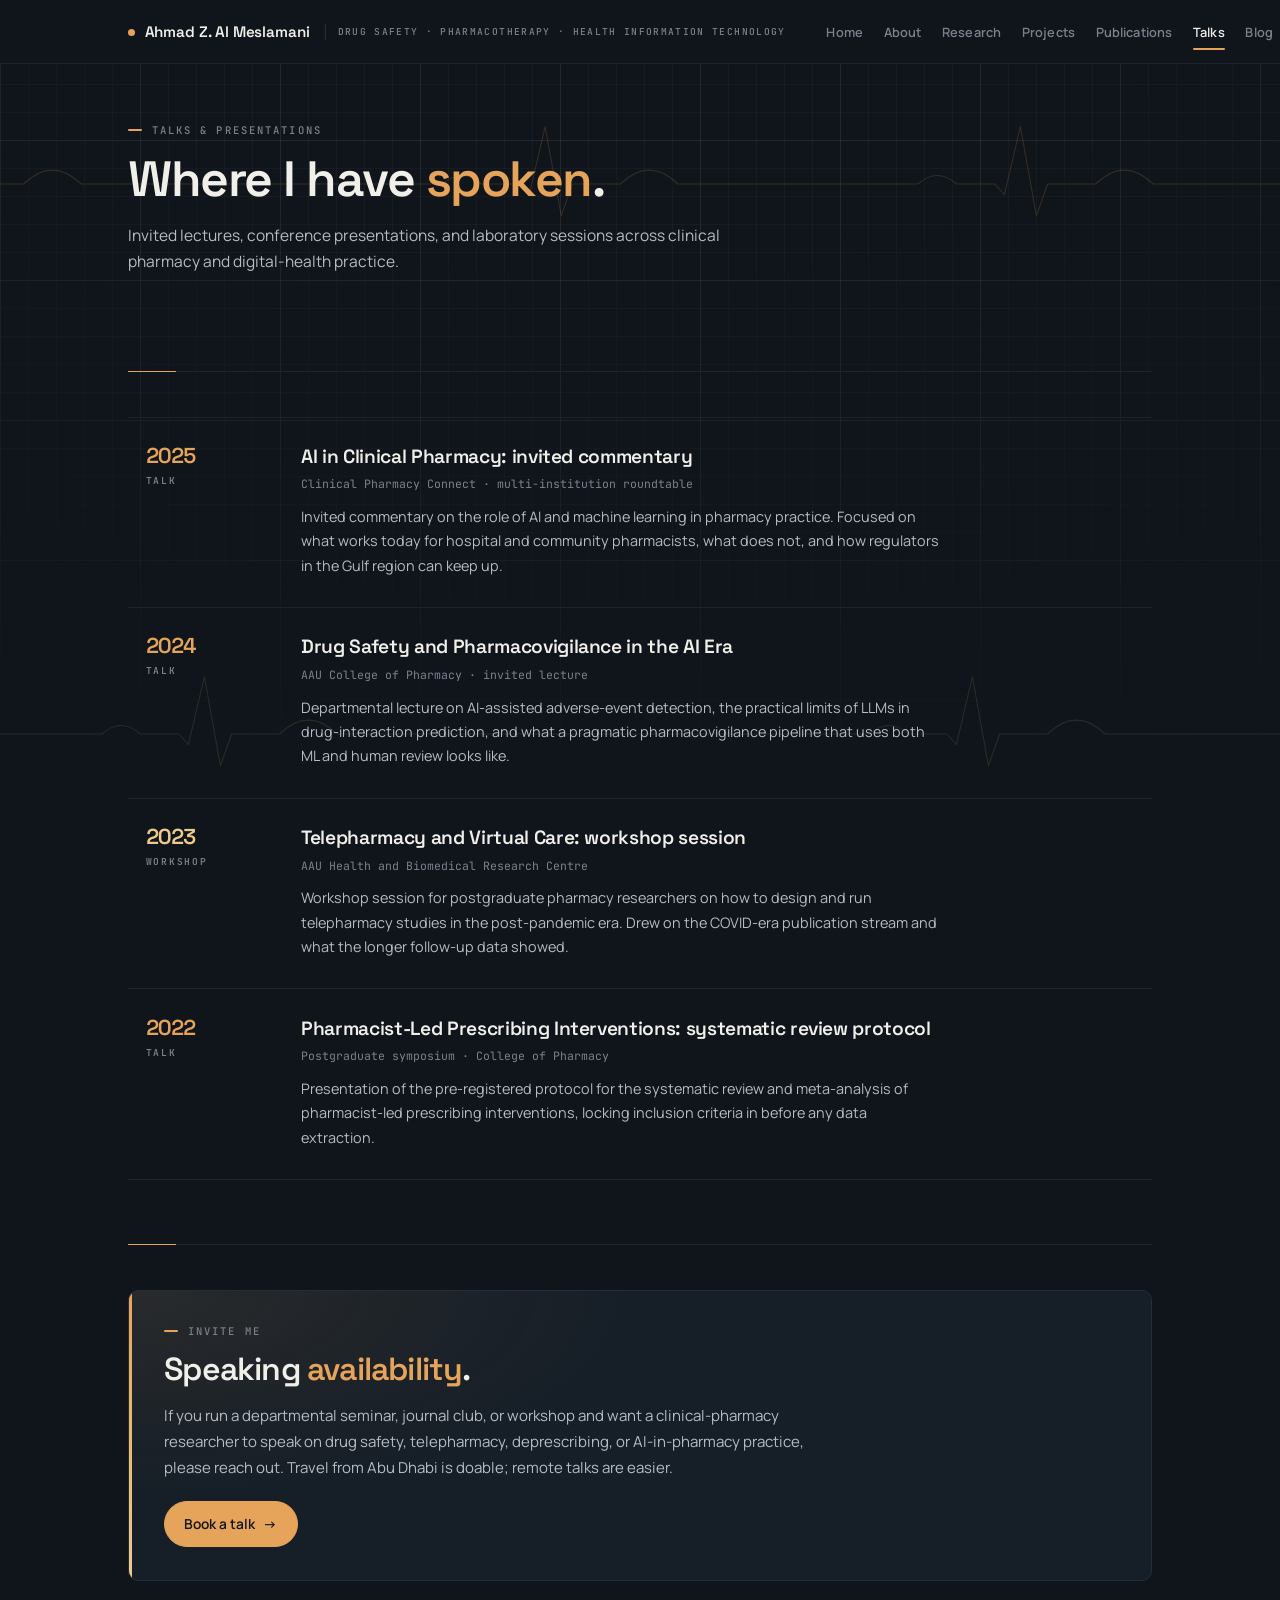
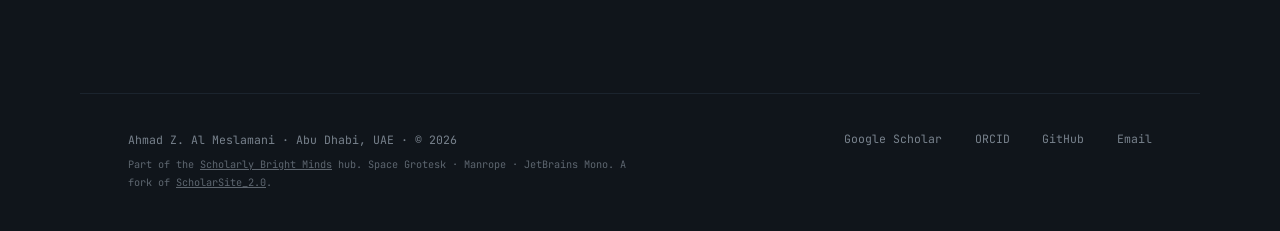
<file: talks.html>
<!DOCTYPE html>
<html lang="en">
<head>
<meta charset="UTF-8">
<meta name="viewport" content="width=device-width, initial-scale=1.0">
<meta name="description" content="Talks, invited lectures, and workshop sessions by Ahmad Z. Al Meslamani on clinical pharmacy practice, drug safety, telepharmacy, and AI in pharmacy.">
<meta name="author" content="Ahmad Z. Al Meslamani">
<meta name="keywords" content="Ahmad Al Meslamani talks, clinical pharmacy lectures, drug safety presentations, telepharmacy workshops, AI in pharmacy invited lectures, Al Ain University pharmacy">
<meta name="theme-color" content="#10151b" media="(prefers-color-scheme: dark)">
<meta name="theme-color" content="#faf8f4" media="(prefers-color-scheme: light)">
<meta name="robots" content="index, follow, max-image-preview:large, max-snippet:-1">
<title>Talks &amp; Presentations · Ahmad Z. Al Meslamani · Clinical Pharmacy, Drug Safety, AI in Pharmacy</title>

<link rel="canonical" href="https://scholarlybrightminds.github.io/ahmadalmeslamani/talks.html">

<meta property="og:type" content="website">
<meta property="og:title" content="Talks &amp; Presentations · Ahmad Z. Al Meslamani">
<meta property="og:description" content="Invited lectures, workshops, and talks on clinical pharmacy practice, drug safety, telepharmacy, and AI in pharmacy.">
<meta property="og:image" content="https://scholarlybrightminds.github.io/ahmadalmeslamani/images/profile.png">
<meta property="og:url" content="https://scholarlybrightminds.github.io/ahmadalmeslamani/talks.html">
<meta property="og:site_name" content="Scholarly Bright Minds · Ahmad Z. Al Meslamani">
<meta property="og:locale" content="en_US">

<meta name="twitter:card" content="summary_large_image">
<meta name="twitter:title" content="Talks &amp; Presentations · Ahmad Z. Al Meslamani">
<meta name="twitter:description" content="Invited lectures, workshops, and talks on clinical pharmacy and AI in pharmacy.">
<meta name="twitter:image" content="https://scholarlybrightminds.github.io/ahmadalmeslamani/images/profile.png">

<link rel="sitemap" type="application/xml" href="/ahmadalmeslamani/sitemap.xml">

<link rel="icon" href="images/profile.png" type="image/png">
<link rel="apple-touch-icon" href="images/profile.png">

<link rel="preconnect" href="https://fonts.googleapis.com">
<link rel="preconnect" href="https://fonts.gstatic.com" crossorigin>
<link href="https://fonts.googleapis.com/css2?family=Space+Grotesk:wght@400;500;600;700&family=Manrope:wght@400;500;600;700&family=JetBrains+Mono:wght@400;500;600&display=swap" rel="stylesheet">

<script type="application/ld+json">
{
  "@context": "https://schema.org",
  "@type": "CollectionPage",
  "url": "https://scholarlybrightminds.github.io/ahmadalmeslamani/talks.html",
  "name": "Talks & Presentations · Ahmad Z. Al Meslamani",
  "isPartOf": {
    "@type": "WebSite",
    "url": "https://scholarlybrightminds.github.io/ahmadalmeslamani/"
  },
  "about": {
    "@type": "Person",
    "@id": "https://scholarlybrightminds.github.io/ahmadalmeslamani/#person",
    "name": "Ahmad Z. Al Meslamani"
  },
  "mainEntity": {
    "@type": "ItemList",
    "name": "Talks and workshops by Ahmad Z. Al Meslamani",
    "itemListOrder": "https://schema.org/ItemListOrderDescending"
  }
}
</script>

<script src="theme.config.js"></script>
<link rel="stylesheet" href="styles.css">
<link rel="stylesheet" href="talks.css">
</head>
<body>

<div class="mol-bg" aria-hidden="true">
    <svg class="vital-1" viewBox="0 0 1200 160" preserveAspectRatio="none">
        <path class="vital-path" d="M0,80 h80 q12,-16 24,0 h24 l6,10 l10,-64 l10,84 l7,-30 h30 q18,-26 36,0 h226 q12,-16 24,0 h24 l6,10 l10,-64 l10,84 l7,-30 h30 q18,-26 36,0 h150 q12,-16 24,0 h24 l6,10 l10,-64 l10,84 l7,-30 h30 q18,-26 36,0 h303"/>
    </svg>
    <svg class="vital-2" viewBox="0 0 1200 160" preserveAspectRatio="none">
        <path class="vital-path" d="M0,80 h240 q12,-16 24,0 h24 l6,10 l10,-64 l10,84 l7,-30 h30 q18,-26 36,0 h333 q12,-16 24,0 h24 l6,10 l10,-64 l10,84 l7,-30 h30 q18,-26 36,0 h333"/>
    </svg>
</div>

<nav class="nav" data-page="talks"><a href="index.html" class="brand">
                <span class="brand-dot"></span>
                Ahmad Z. Al Meslamani
                <span class="brand-meta">Drug Safety · Pharmacotherapy · Health Information Technology</span>
            </a>
            <div class="nav-right">
                <div class="hamburger" aria-label="Menu"><div class="bar"></div><div class="bar"></div><div class="bar"></div></div>
                <div class="nav-menu"><a href="index.html" class="nav-item ">Home</a><a href="about.html" class="nav-item ">About</a><a href="research.html" class="nav-item ">Research</a><a href="projects.html" class="nav-item ">Projects</a><a href="publications.html" class="nav-item ">Publications</a><a href="talks.html" class="nav-item active">Talks</a><a href="blog.html" class="nav-item ">Blog</a><a href="contact.html" class="nav-item ">Contact</a></div>
                <button class="theme-toggle" id="themeToggle" aria-label="Toggle theme" title="Toggle day/night">
                    <span class="icon-sun"><svg viewBox="0 0 24 24" fill="none" stroke="currentColor" stroke-width="1.8" stroke-linecap="round" stroke-linejoin="round"><circle cx="12" cy="12" r="4"></circle><path d="M12 2v2M12 20v2M4.93 4.93l1.41 1.41M17.66 17.66l1.41 1.41M2 12h2M20 12h2M4.93 19.07l1.41-1.41M17.66 6.34l1.41-1.41"></path></svg></span>
                    <span class="icon-moon"><svg viewBox="0 0 24 24" fill="none" stroke="currentColor" stroke-width="1.8" stroke-linecap="round" stroke-linejoin="round"><path d="M21 12.79A9 9 0 1 1 11.21 3 7 7 0 0 0 21 12.79z"></path></svg></span>
                </button>
            </div></nav>

<main>

    <section class="sub-hero">
        <p class="sub-meta">Talks &amp; Presentations</p>
        <h1>Where I have <em>spoken</em>.</h1>
        <p class="sub-lede" data-bind="talksLede"></p>
    </section>

    <hr class="rule">

    <section class="talks-list" data-bind="talkList"></section>

    <hr class="rule">

    <section class="reveal talks-cta">
        <p class="sec-kicker">Invite me</p>
        <h2 class="sec-title">Speaking <em>availability</em>.</h2>
        <p class="talks-cta-body">If you run a departmental seminar, journal club, or workshop and want a clinical-pharmacy researcher to speak on drug safety, telepharmacy, deprescribing, or AI-in-pharmacy practice, please reach out. Travel from Abu Dhabi is doable; remote talks are easier.</p>
        <a class="talks-cta-btn" href="contact.html">
            <span>Book a talk</span>
            <span aria-hidden="true">→</span>
        </a>
    </section>

</main>

<footer data-bind="footer"><div class="footer-left">
                <div>Ahmad Z. Al Meslamani · Abu Dhabi, UAE · © 2026</div>
                <div class="colophon">
                    Part of the <a href="https://scholarlybrightminds.github.io/">Scholarly Bright Minds</a> hub. Space Grotesk · Manrope · JetBrains Mono. A fork of <a href="https://github.com/muhammedrashidx/ScholarSite_2.0" target="_blank" rel="noopener">ScholarSite_2.0</a>.
                </div>
            </div>
            <div class="footer-links"><a href="https://scholar.google.com/citations?user=usUecnoAAAAJ&amp;hl=en" target="_blank" rel="noopener">Google Scholar</a><a href="https://orcid.org/0000-0002-8370-9562" target="_blank" rel="noopener">ORCID</a><a href="https://github.com/ScholarlyBrightMinds" target="_blank" rel="noopener">GitHub</a><a href="mailto:Ahmad.almeslamani@aau.ac.ae" target="_blank" rel="noopener">Email</a></div></footer>

<script src="scripts.js"></script>
</body>
</html>
</file>
<file: styles.css>
/* ═══════════════════════════════════════════════════════════════════
   ScholarlyBrightMinds · Ahmad Z. Al Meslamani
   Design system: clinical precision. Burnished amber on deep slate,
   monitor-grade grids, pulse-line signature motif.

   Palette values are injected by theme.config.js at runtime; the
   defaults below mirror the dark palette so first paint is correct.

   Shape system: pills (999px) for small interactive elements,
   10px for cards and panels, 6px for small blocks and inputs.
   Motion system: fast ease-out (<=300ms for micro, ~550ms reveals),
   opacity + transform only, everything gated by reduced-motion.
   ═══════════════════════════════════════════════════════════════════ */

:root {
    --display: 'Space Grotesk', 'Manrope', -apple-system, sans-serif;
    --body:    'Manrope', -apple-system, BlinkMacSystemFont, sans-serif;
    --mono:    'JetBrains Mono', ui-monospace, SFMono-Regular, monospace;

    --ease:    cubic-bezier(0.23, 1, 0.32, 1);      /* strong ease-out */
    --ease-io: cubic-bezier(0.77, 0, 0.175, 1);     /* on-screen moves */

    --container-max: 1120px;
    --radius:        10px;
    --radius-s:      6px;

    /* Type scale (minor third-ish, clamped) */
    --fs-h1:     clamp(2.5rem, 5.6vw, 4.1rem);
    --fs-h1-sub: clamp(2.1rem, 4.4vw, 3.1rem);
    --fs-h2:     clamp(1.5rem, 2.8vw, 2rem);
    --fs-h3:     1.125rem;
    --fs-body:   0.95rem;
    --fs-small:  0.84rem;
    --fs-micro:  0.72rem;
    --fs-kicker: 0.66rem;

    /* Spacing rhythm (4px base) */
    --sp-1: 0.25rem;  --sp-2: 0.5rem;  --sp-3: 0.75rem;  --sp-4: 1rem;
    --sp-5: 1.5rem;   --sp-6: 2rem;    --sp-7: 3rem;     --sp-8: 4.5rem;

    /* Dark palette defaults — theme.config.js overwrites these */
    --bg: #10151b; --bg-soft: #151c24; --bg-deep: #0b0f14;
    --card: #161e27; --card-soft: #131a22;
    --text: #f0efe9; --text-soft: #b5bcc4; --muted: #78828d;
    --border: #242e39; --border-s: #1b242e;
    --accent: #e6a45a; --accent-d: #f2c084;
    --accent-bg: rgba(230,164,90,0.09); --accent-glow: rgba(230,164,90,0.28);
    --amber: #edcb8c; --amber-bg: rgba(237,203,140,0.08); --amber-glow: rgba(237,203,140,0.22);
    --grid-line: rgba(158,173,189,0.045);
    --grid-bold: rgba(158,173,189,0.085);

    --shadow-card:  0 16px 34px -22px rgba(0,0,0,0.55);
    --shadow-modal: 0 30px 80px -20px rgba(0,0,0,0.65);
    --mol-opacity:  0.16;
    --overlay:      rgba(4,7,10,0.72);
}
:root[data-theme="light"] {
    --shadow-card:  0 14px 30px -22px rgba(70,58,36,0.28);
    --shadow-modal: 0 30px 80px -24px rgba(60,50,32,0.30);
    --mol-opacity:  0.14;
    --overlay:      rgba(46,42,34,0.45);
}

*, *::before, *::after { margin: 0; padding: 0; box-sizing: border-box; }
html { scroll-behavior: smooth; scroll-padding-top: 84px; }

body {
    font-family: var(--body);
    font-weight: 400;
    font-size: var(--fs-body);
    line-height: 1.6;
    background: var(--bg);
    color: var(--text);
    overflow-x: hidden;
    position: relative;
    min-height: 100vh;
    -webkit-font-smoothing: antialiased;
    transition: background-color .5s var(--ease), color .35s var(--ease);
}

::selection { background: var(--accent-glow); color: var(--text); }

:focus-visible {
    outline: 2px solid var(--accent);
    outline-offset: 2px;
    border-radius: 2px;
}

/* ─── Clinical chart grid (monitor paper): minor cells + bold rules ─── */
body::before {
    content: '';
    position: fixed;
    inset: 0;
    background-image:
        linear-gradient(var(--grid-bold) 1px, transparent 1px),
        linear-gradient(90deg, var(--grid-bold) 1px, transparent 1px),
        linear-gradient(var(--grid-line) 1px, transparent 1px),
        linear-gradient(90deg, var(--grid-line) 1px, transparent 1px);
    background-size:
        140px 140px,
        140px 140px,
        28px 28px,
        28px 28px;
    -webkit-mask-image: radial-gradient(120% 90% at 50% 0%, #000 30%, transparent 100%);
            mask-image: radial-gradient(120% 90% at 50% 0%, #000 30%, transparent 100%);
    pointer-events: none;
    z-index: 0;
}

/* ─── Signature motif: ambient vital lines with slow drift ─── */
.mol-bg {
    position: fixed;
    inset: 0;
    pointer-events: none;
    z-index: 0;
    overflow: hidden;
}
.mol-bg svg {
    position: absolute;
    opacity: var(--mol-opacity);
    transition: opacity .5s var(--ease);
}
.mol-bg .vital-path {
    fill: none;
    stroke: var(--accent);
    stroke-width: 1.1;
    stroke-linecap: round;
    stroke-linejoin: round;
    vector-effect: non-scaling-stroke;
}
.mol-bg .vital-2 .vital-path { stroke: var(--amber); }
.mol-bg .vital-1 {
    top: 11%;
    left: -22%;
    width: 150%;
    height: 170px;
    animation: vitalDrift1 90s var(--ease-io) infinite alternate;
}
.mol-bg .vital-2 {
    bottom: 9%;
    right: -28%;
    width: 150%;
    height: 170px;
    opacity: calc(var(--mol-opacity) * 0.7);
    animation: vitalDrift2 120s var(--ease-io) infinite alternate;
}
@keyframes vitalDrift1 { to { transform: translateX(5%); } }
@keyframes vitalDrift2 { to { transform: translateX(-5%); } }

/* Everything above the background */
.header, main, footer, .nav { position: relative; z-index: 2; }

/* Scrollbar */
::-webkit-scrollbar { width: 9px; }
::-webkit-scrollbar-track { background: var(--bg); }
::-webkit-scrollbar-thumb { background: var(--border); border-radius: 5px; }
::-webkit-scrollbar-thumb:hover { background: var(--muted); }

/* ═══════════════════════════════════════════════════════════════════
   NAV — sticky instrument bar
   ═══════════════════════════════════════════════════════════════════ */
.nav {
    position: sticky;
    top: 0;
    z-index: 60;
    max-width: var(--container-max);
    margin: 0 auto;
    padding: 0 3rem;
    min-height: 64px;
    display: flex;
    justify-content: space-between;
    align-items: center;
    gap: 2rem;
}
.nav::before {
    content: '';
    position: absolute;
    top: 0; bottom: 0;
    left: 50%;
    width: 100vw;
    transform: translateX(-50%);
    background: var(--bg);
    border-bottom: 1px solid var(--border-s);
    z-index: -1;
    transition: background-color .5s var(--ease);
}
.brand {
    font-family: var(--display);
    font-size: 0.95rem;
    font-weight: 600;
    letter-spacing: -0.01em;
    display: inline-flex;
    align-items: center;
    gap: 0.6rem;
    color: var(--text);
    text-decoration: none;
    white-space: nowrap;
}
.brand-dot {
    width: 7px; height: 7px;
    border-radius: 50%;
    background: var(--accent);
    position: relative;
    flex-shrink: 0;
}
.brand-dot::after {
    content: '';
    position: absolute; inset: -4px;
    border-radius: 50%;
    border: 1px solid var(--accent);
    opacity: 0;
    animation: pulse 3s ease-out infinite;
}
@keyframes pulse {
    0%   { transform: scale(0.7); opacity: 0.8; }
    70%  { transform: scale(1.9); opacity: 0;   }
    100% { opacity: 0; }
}
.brand-meta {
    font-family: var(--mono);
    font-size: 0.6rem;
    font-weight: 500;
    letter-spacing: 0.14em;
    text-transform: uppercase;
    color: var(--muted);
    padding-left: 0.75rem;
    margin-left: 0.35rem;
    border-left: 1px solid var(--border);
    white-space: nowrap;
}

.nav-right {
    display: flex;
    align-items: center;
    gap: 1.4rem;
}
.nav-menu {
    display: flex;
    gap: 0.2rem;
    align-items: center;
}
.nav-item {
    font-family: var(--body);
    font-size: 0.8rem;
    font-weight: 600;
    letter-spacing: 0.01em;
    color: var(--muted);
    text-decoration: none;
    padding: 0.4rem 0.55rem;
    border-radius: 999px;
    position: relative;
    transition: color .18s var(--ease), background-color .18s var(--ease);
}
.nav-item:hover { color: var(--text); background: var(--bg-soft); }
.nav-item.active { color: var(--text); }
.nav-item.active::after {
    content: '';
    position: absolute;
    bottom: -1px;
    left: 0.55rem;
    right: 0.55rem;
    height: 2px;
    border-radius: 2px;
    background: var(--accent);
}

.theme-toggle {
    width: 32px; height: 32px;
    border-radius: 999px;
    border: 1px solid var(--border);
    background: var(--card);
    cursor: pointer;
    display: grid;
    place-items: center;
    color: var(--text-soft);
    transition: border-color .18s var(--ease), color .18s var(--ease), transform .18s var(--ease);
    padding: 0;
}
.theme-toggle:hover {
    border-color: var(--accent);
    color: var(--accent);
}
.theme-toggle:active { transform: scale(0.94); }
.theme-toggle svg { width: 15px; height: 15px; }
.theme-toggle .icon-moon { display: none; }
:root[data-theme="dark"] .theme-toggle .icon-sun  { display: none; }
:root[data-theme="dark"] .theme-toggle .icon-moon { display: block; }

/* Hamburger (mobile) */
.hamburger {
    display: none;
    cursor: pointer;
    width: 26px;
    flex-direction: column;
    gap: 5px;
    padding: 4px 0;
}
.hamburger .bar {
    height: 1.5px;
    background: var(--text);
    border-radius: 2px;
    transition: transform .25s var(--ease), opacity .2s;
}
.hamburger.active .bar:nth-child(1) { transform: translateY(6.5px) rotate(45deg); }
.hamburger.active .bar:nth-child(2) { opacity: 0; }
.hamburger.active .bar:nth-child(3) { transform: translateY(-6.5px) rotate(-45deg); }

/* ═══════════════════════════════════════════════════════════════════
   MAIN CONTAINER
   ═══════════════════════════════════════════════════════════════════ */
main {
    max-width: var(--container-max);
    margin: 0 auto;
    padding: 0 3rem 4rem;
}
.container {
    max-width: var(--container-max);
    margin: 0 auto;
    padding: 0 3rem;
}

/* ═══════════════════════════════════════════════════════════════════
   HERO (home page)
   ═══════════════════════════════════════════════════════════════════ */
.hero {
    padding: 4.2rem 0 3rem;
    display: grid;
    grid-template-columns: 1.45fr 0.9fr;
    gap: 3.5rem;
    align-items: center;
}
.hero-text { min-width: 0; }
.hero-status {
    display: inline-flex;
    align-items: center;
    gap: 0.55rem;
    font-family: var(--mono);
    font-size: 0.64rem;
    font-weight: 500;
    letter-spacing: 0.13em;
    text-transform: uppercase;
    color: var(--accent);
    background: var(--accent-bg);
    border: 1px solid var(--accent-glow);
    padding: 0.38rem 0.85rem;
    border-radius: 999px;
    margin-bottom: 1.6rem;
}
.hero-status .live-dot {
    width: 6px; height: 6px;
    border-radius: 50%;
    background: var(--accent);
    position: relative;
    flex-shrink: 0;
}
.hero-status .live-dot::after {
    content: '';
    position: absolute; inset: -3px;
    border-radius: 50%;
    border: 1px solid var(--accent);
    animation: pulse 2.4s ease-out infinite;
}
.hero h1 {
    font-family: var(--display);
    font-size: var(--fs-h1);
    font-weight: 600;
    line-height: 1.0;
    letter-spacing: -0.035em;
    margin-bottom: 0.9rem;
    color: var(--text);
}
.hero h1 em {
    font-style: normal;
    font-weight: 600;
    color: var(--accent);
}

/* Signature moment: the vital line drawn under the name on load */
.hero-vital {
    max-width: 400px;
    margin: 0.1rem 0 1.4rem;
}
.hero-vital svg {
    display: block;
    width: 100%;
    height: 40px;
    overflow: visible;
}
.hero-vital-path {
    fill: none;
    stroke: var(--accent);
    stroke-width: 1.6;
    stroke-linecap: round;
    stroke-linejoin: round;
}
.hero-vital-dot {
    fill: var(--amber);
    stroke: none;
}
@media (prefers-reduced-motion: no-preference) {
    .hero-vital-path {
        stroke-dasharray: 780;
        stroke-dashoffset: 780;
        animation: vitalDraw 1.5s var(--ease) 0.45s forwards;
    }
    .hero-vital-dot {
        opacity: 0;
        animation: vitalDotIn .4s var(--ease) 1.75s forwards,
                   vitalBlink 2.6s ease-in-out 2.2s infinite;
    }
}
@keyframes vitalDraw   { to { stroke-dashoffset: 0; } }
@keyframes vitalDotIn  { to { opacity: 1; } }
@keyframes vitalBlink  {
    0%, 100% { opacity: 1; }
    50%      { opacity: 0.35; }
}

.hero-tagline {
    font-family: var(--body);
    font-size: clamp(1.02rem, 1.5vw, 1.15rem);
    font-weight: 500;
    color: var(--text-soft);
    line-height: 1.55;
    max-width: 540px;
    margin-bottom: 1.4rem;
}
.hero-bio {
    color: var(--text-soft);
    font-size: 0.93rem;
    line-height: 1.75;
    max-width: 560px;
    margin-bottom: 1.8rem;
}
.hero-bio a { color: var(--accent); text-decoration: none; border-bottom: 1px dotted var(--accent-glow); }
.hero-bio a:hover { color: var(--accent-d); }

/* Portrait: chart-frame treatment with crop marks */
.hero-image {
    position: relative;
    max-width: 320px;
    margin: 0 auto;
    justify-self: end;
    /* Electrophoresis frame: the border-image slice geometry turns the
       left and right edges into banded gel lanes while top and bottom
       stay solid rails (side slices sample the band zone of the
       gradient, top and bottom slices sample the rails). --sig lifts
       the middle band out of the noise: signal detection as ambient
       motion, wired to the animation list further down. Static bands
       are the base state for reduced motion. Site-wide freeze:
       --sbm-anim: paused on :root. */
    --gel-rail: color-mix(in srgb, var(--accent) 26%, transparent);
    --gel-band: color-mix(in srgb, var(--accent) 34%, transparent);
    --gel-sig: color-mix(in srgb, var(--accent) calc(34% + var(--sig, 0) * 56%), transparent);
    border: 1px solid transparent;
    border-image-source: linear-gradient(to bottom,
        var(--gel-rail) 0 34%,
        transparent 34% 36.8%,
        var(--gel-band) 36.8% 39.2%,
        transparent 39.2% 42.8%,
        var(--gel-band) 42.8% 45.2%,
        transparent 45.2% 48.8%,
        var(--gel-sig) 48.8% 51.2%,
        transparent 51.2% 54.8%,
        var(--gel-band) 54.8% 57.2%,
        transparent 57.2% 60.8%,
        var(--gel-band) 60.8% 63.2%,
        transparent 63.2% 66%,
        var(--gel-rail) 66% 100%);
    border-image-slice: 34%;
    border-image-width: 2px;
    border-image-outset: 16px;
    border-image-repeat: round;
}
@property --sig {
    syntax: "<number>";
    initial-value: 0;
    inherits: false;
}
/* Charge and release: hovering the portrait extends the brackets into a
   full clinical frame in half a second; letting go decays them back
   over two, like an elimination half-life. */
.hero-image::before,
.hero-image::after {
    content: '';
    position: absolute;
    width: 26px; height: 26px;
    pointer-events: none;
    opacity: 0.9;
    transition: width 2.2s var(--ease), height 2.2s var(--ease);
}
.hero-image::before {
    top: -11px; left: -11px;
    border-top: 1.5px solid var(--accent);
    border-left: 1.5px solid var(--accent);
}
.hero-image::after {
    bottom: -11px; right: -11px;
    border-bottom: 1.5px solid var(--accent);
    border-right: 1.5px solid var(--accent);
}
.hero-image:hover::before,
.hero-image:hover::after {
    width: calc(100% + 22px);
    height: calc(100% + 22px);
    transition-duration: 0.5s;
}
.hero-image img {
    display: block;
    width: 100%;
    aspect-ratio: 1 / 1.12;
    object-fit: cover;
    border-radius: var(--radius);
    border: 1px solid var(--border);
    filter: saturate(0.94) contrast(1.02);
    background: var(--card);
}

/* Hero chips: clean data tags */
.chips {
    display: flex;
    flex-wrap: wrap;
    gap: 0.45rem;
    margin-bottom: 1.8rem;
}
.chip {
    display: inline-flex;
    align-items: center;
    gap: 0.45rem;
    background: var(--card);
    border: 1px solid var(--border);
    border-radius: 999px;
    padding: 0.4rem 0.85rem;
    font-family: var(--mono);
    font-size: 0.7rem;
    font-weight: 500;
    letter-spacing: 0.01em;
    color: var(--text-soft);
    font-variant-numeric: tabular-nums;
    transition: transform .18s var(--ease), border-color .18s var(--ease), color .18s var(--ease);
}
.chip:hover {
    transform: translateY(-1px);
    border-color: var(--accent);
    color: var(--text);
}
.chip .dot {
    width: 4px; height: 12px;
    border-radius: 2px;
    background: var(--accent);
    flex-shrink: 0;
    opacity: 0.85;
}
.chip.gold .dot { background: var(--amber); }
.chip.gold     { border-color: var(--amber-glow); color: var(--amber); }

/* Social row */
.social-links {
    display: flex;
    gap: 0.6rem;
    flex-wrap: wrap;
}
.social-icon {
    width: 38px; height: 38px;
    border-radius: 999px;
    background: var(--card);
    border: 1px solid var(--border);
    display: grid;
    place-items: center;
    transition: border-color .18s var(--ease), color .18s var(--ease), transform .18s var(--ease);
    color: var(--text-soft);
    text-decoration: none;
}
.social-icon:hover {
    border-color: var(--accent);
    color: var(--accent);
    transform: translateY(-2px);
}
.social-icon:active { transform: translateY(0) scale(0.95); }
.social-icon svg { width: 16px; height: 16px; }

/* ═══════════════════════════════════════════════════════════════════
   SECTION STRUCTURE (shared)
   ═══════════════════════════════════════════════════════════════════ */
.rule {
    border: none;
    height: 1px;
    background: var(--border-s);
    margin: 4rem 0 2.8rem;
    position: relative;
}
.rule::before {
    content: '';
    position: absolute;
    left: 0; top: -1px;
    width: 48px;
    height: 3px;
    border-radius: 2px;
    background: var(--accent);
}

.sec-kicker {
    font-family: var(--mono);
    font-size: var(--fs-kicker);
    font-weight: 500;
    letter-spacing: 0.2em;
    text-transform: uppercase;
    color: var(--muted);
    margin-bottom: 0.75rem;
    display: flex;
    align-items: center;
    gap: 0.6rem;
}
.sec-kicker::before {
    content: '';
    display: inline-block;
    width: 14px;
    height: 2px;
    border-radius: 1px;
    background: var(--accent);
    flex-shrink: 0;
}
.sec-title {
    font-family: var(--display);
    font-size: var(--fs-h2);
    font-weight: 600;
    line-height: 1.12;
    letter-spacing: -0.025em;
    margin-bottom: 1.9rem;
    color: var(--text);
}
.sec-title em {
    font-style: normal;
    color: var(--accent);
}

/* Sub-page hero */
.sub-hero {
    padding: 3.6rem 0 2rem;
}
.sub-hero h1 {
    font-family: var(--display);
    font-size: var(--fs-h1-sub);
    font-weight: 600;
    line-height: 1.04;
    letter-spacing: -0.03em;
    color: var(--text);
    margin-bottom: 0.4rem;
}
.sub-hero h1 em { font-style: normal; color: var(--accent); }
.sub-hero .sub-meta {
    font-family: var(--mono);
    font-size: var(--fs-kicker);
    font-weight: 500;
    letter-spacing: 0.2em;
    text-transform: uppercase;
    color: var(--muted);
    margin-bottom: 0.9rem;
    display: flex;
    align-items: center;
    gap: 0.6rem;
}
.sub-hero .sub-meta::before {
    content: '';
    display: inline-block;
    width: 14px;
    height: 2px;
    border-radius: 1px;
    background: var(--accent);
}
.sub-hero .sub-lede {
    max-width: 620px;
    margin-top: 1.1rem;
    font-size: 0.97rem;
    color: var(--text-soft);
    line-height: 1.7;
}

/* ═══════════════════════════════════════════════════════════════════
   FOOTER
   ═══════════════════════════════════════════════════════════════════ */
footer {
    max-width: var(--container-max);
    margin: 3rem auto 0;
    padding: 2.2rem 3rem 2.4rem;
    border-top: 1px solid var(--border-s);
    display: grid;
    grid-template-columns: 1fr auto;
    gap: 1.6rem;
    align-items: start;
    font-family: var(--mono);
    font-size: 0.72rem;
    color: var(--muted);
    position: relative;
    z-index: 2;
}
.footer-left { line-height: 1.8; }
.footer-left .colophon {
    margin-top: 0.35rem;
    font-size: 0.64rem;
    opacity: 0.75;
    max-width: 500px;
}
.footer-left .colophon a { color: var(--muted); }
.footer-left .colophon a:hover { color: var(--accent); }
.footer-links {
    display: flex;
    gap: 1.3rem;
    align-items: center;
    flex-wrap: wrap;
}
.footer-links a {
    color: var(--muted);
    text-decoration: none;
    transition: color .18s var(--ease);
    display: inline-flex;
    align-items: center;
    gap: 0.3rem;
}
.footer-links a:hover { color: var(--accent); }
.footer-links a::before {
    content: '→';
    color: var(--accent);
    opacity: 0;
    transform: translateX(-4px);
    transition: opacity .18s var(--ease), transform .18s var(--ease);
}
.footer-links a:hover::before { opacity: 1; transform: translateX(0); }

/* ═══════════════════════════════════════════════════════════════════
   MOTION — scroll reveal + hero entrance
   ═══════════════════════════════════════════════════════════════════ */
.reveal {
    opacity: 0;
    transform: translateY(14px);
    transition: opacity .55s var(--ease), transform .55s var(--ease);
}
.reveal.vis {
    opacity: 1;
    transform: translateY(0);
}
.reveal-d1 { transition-delay: .06s; }
.reveal-d2 { transition-delay: .12s; }
.reveal-d3 { transition-delay: .18s; }
.reveal-d4 { transition-delay: .24s; }

@keyframes fadeUp {
    from { opacity: 0; transform: translateY(12px); }
    to   { opacity: 1; transform: translateY(0); }
}
/* one list: entrance + gel signal (a later lone animation declaration
   would cancel the other) */
.hero-image {
    opacity: 0;
    animation:
        fadeUp .6s var(--ease) .3s forwards,
        gelSignal 16s linear infinite;
    animation-play-state: var(--sbm-anim, running);
}
@keyframes gelSignal {
    0%, 20%   { --sig: 0; }
    30%, 55%  { --sig: 1; }
    68%, 100% { --sig: 0; }
}
.hero-text > * { opacity: 0; animation: fadeUp .55s var(--ease) forwards; }
.hero-text > *:nth-child(1) { animation-delay: .08s; }
.hero-text > *:nth-child(2) { animation-delay: .15s; }
.hero-text > *:nth-child(3) { animation-delay: .22s; }
.hero-text > *:nth-child(4) { animation-delay: .29s; }
.hero-text > *:nth-child(5) { animation-delay: .36s; }
.hero-text > *:nth-child(6) { animation-delay: .43s; }
.hero-text > *:nth-child(7) { animation-delay: .50s; }

/* ═══════════════════════════════════════════════════════════════════
   COLLABORATION CTA — panel below the hero (data-bind="phdCTA")
   ═══════════════════════════════════════════════════════════════════ */
.hero-aside { display: block; }
.phd-cta-inner {
    position: relative;
    margin: 0.6rem 0 0;
    padding: 1.9rem 2.1rem 2rem;
    border-radius: var(--radius);
    background:
        radial-gradient(90% 130% at 0% 0%, var(--accent-bg), transparent 55%),
        var(--card);
    border: 1px solid var(--border);
    display: grid;
    gap: 0.8rem;
    overflow: hidden;
    isolation: isolate;
}
.phd-cta-inner::before {
    content: '';
    position: absolute;
    left: 0; top: 0; bottom: 0;
    width: 3px;
    background: linear-gradient(180deg, var(--accent), var(--amber));
}
.phd-cta-ribbon {
    justify-self: start;
    display: inline-flex;
    align-items: center;
    gap: 0.45rem;
    font-family: var(--mono);
    font-size: 0.62rem;
    font-weight: 600;
    letter-spacing: 0.18em;
    text-transform: uppercase;
    color: var(--accent);
    background: var(--accent-bg);
    border: 1px solid var(--accent-glow);
    padding: 0.3rem 0.75rem;
    border-radius: 999px;
}
.phd-cta-ribbon::before {
    content: '';
    width: 5px;
    height: 5px;
    border-radius: 50%;
    background: var(--accent);
}
.phd-cta-title {
    font-family: var(--display);
    font-size: clamp(1.3rem, 2.2vw, 1.6rem);
    font-weight: 600;
    line-height: 1.2;
    letter-spacing: -0.02em;
    color: var(--text);
    margin: 0;
}
.phd-cta-body {
    font-size: 0.93rem;
    line-height: 1.65;
    color: var(--text-soft);
    max-width: 720px;
    margin: 0;
}
.phd-cta-actions {
    display: flex;
    flex-wrap: wrap;
    gap: 0.6rem;
    margin-top: 0.4rem;
}
.phd-cta-btn {
    display: inline-flex;
    align-items: center;
    gap: 0.5rem;
    padding: 0.66rem 1.15rem;
    border-radius: 999px;
    font-family: var(--body);
    font-size: 0.84rem;
    font-weight: 600;
    text-decoration: none;
    border: 1px solid transparent;
    transition: background-color .18s var(--ease), border-color .18s var(--ease),
                color .18s var(--ease), transform .18s var(--ease), box-shadow .18s var(--ease);
    white-space: nowrap;
}
.phd-cta-btn:active { transform: scale(0.97); }
.phd-cta-btn svg { width: 15px; height: 15px; }
.phd-cta-btn--primary {
    background: var(--accent);
    color: var(--bg);
    border-color: var(--accent);
}
.phd-cta-btn--primary:hover {
    background: var(--accent-d);
    border-color: var(--accent-d);
    transform: translateY(-1px);
    box-shadow: 0 10px 22px -10px var(--accent-glow);
}
.phd-cta-btn--secondary {
    background: transparent;
    color: var(--accent);
    border-color: var(--accent-glow);
}
.phd-cta-btn--secondary:hover {
    background: var(--accent-bg);
    border-color: var(--accent);
    transform: translateY(-1px);
}
.phd-cta-arrow { transition: transform .18s var(--ease); }
.phd-cta-btn--secondary:hover .phd-cta-arrow { transform: translateX(3px); }
.phd-cta-btn--tertiary {
    background: var(--bg-soft);
    color: var(--text-soft);
    border-color: var(--border);
}
.phd-cta-btn--tertiary:hover {
    color: var(--amber);
    border-color: var(--amber-glow);
    transform: translateY(-1px);
}

/* ═══════════════════════════════════════════════════════════════════
   IMPACT STATS — connected vitals board (data-bind="impactStats")
   ═══════════════════════════════════════════════════════════════════ */
.impact-stats {
    display: grid;
    grid-template-columns: repeat(5, 1fr);
    gap: 1px;
    background: var(--border-s);
    border: 1px solid var(--border);
    border-radius: var(--radius);
    overflow: hidden;
}
.impact-tile {
    background: var(--card);
    padding: 1.5rem 1.3rem 1.35rem;
    position: relative;
    transition: background-color .2s var(--ease);
}
.impact-tile::before {
    content: '';
    position: absolute;
    left: 0; top: 0;
    width: 100%;
    height: 2px;
    background: linear-gradient(90deg, var(--accent), transparent 70%);
    transform: scaleX(0);
    transform-origin: left;
    transition: transform .3s var(--ease);
}
.impact-tile:hover { background: var(--card-soft); }
.impact-tile:hover::before { transform: scaleX(1); }
.impact-num {
    font-family: var(--display);
    font-size: clamp(2.1rem, 3.6vw, 2.7rem);
    font-weight: 600;
    line-height: 1;
    letter-spacing: -0.04em;
    color: var(--accent);
    margin-bottom: 0.45rem;
    font-variant-numeric: tabular-nums;
    font-feature-settings: 'tnum';
}
.impact-tile--gold .impact-num { color: var(--amber); }
.impact-tile--gold::before {
    background: linear-gradient(90deg, var(--amber), transparent 70%);
}
.impact-label {
    font-family: var(--mono);
    font-size: 0.64rem;
    font-weight: 600;
    letter-spacing: 0.14em;
    text-transform: uppercase;
    color: var(--text);
    margin-bottom: 0.3rem;
}
.impact-sub {
    font-size: 0.74rem;
    color: var(--muted);
    line-height: 1.45;
}

/* ═══════════════════════════════════════════════════════════════════
   PUBLICATION TLDR — plain-language summary per paper
   ═══════════════════════════════════════════════════════════════════ */
.pub-tldr {
    margin: 0.5rem 0 0.55rem;
    padding: 0.55rem 0.9rem;
    background: var(--accent-bg);
    border-left: 2px solid var(--accent);
    border-radius: 0 var(--radius-s) var(--radius-s) 0;
    font-family: var(--body);
    font-size: 0.85rem;
    line-height: 1.55;
    color: var(--text-soft);
    max-width: 760px;
}
.pub-tldr::before {
    content: 'TL;DR';
    font-family: var(--mono);
    font-size: 0.6rem;
    letter-spacing: 0.16em;
    text-transform: uppercase;
    color: var(--accent);
    font-weight: 600;
    margin-right: 0.55rem;
}

/* ═══════════════════════════════════════════════════════════════════
   PUBLICATION FILTERS — above the article list on publications.html
   ═══════════════════════════════════════════════════════════════════ */
.pub-filter-bar {
    position: sticky;
    top: 64px;
    z-index: 30;
    display: flex;
    align-items: center;
    justify-content: space-between;
    flex-wrap: wrap;
    gap: 0.7rem;
    margin-bottom: 0.4rem;
    padding: 0.7rem 0;
    background: var(--bg);
    border-bottom: 1px solid var(--border-s);
    transition: background-color .5s var(--ease);
}
.pub-filters {
    display: flex;
    flex-wrap: wrap;
    gap: 0.3rem;
    align-items: center;
}
.pub-filter {
    font-family: var(--mono);
    font-size: 0.68rem;
    font-weight: 500;
    letter-spacing: 0.02em;
    padding: 0.38rem 0.8rem;
    border-radius: 999px;
    background: transparent;
    border: 1px solid var(--border);
    color: var(--text-soft);
    cursor: pointer;
    transition: color .15s var(--ease), border-color .15s var(--ease),
                background-color .15s var(--ease), transform .15s var(--ease);
    white-space: nowrap;
}
.pub-filter:hover {
    color: var(--accent);
    border-color: var(--accent-glow);
    background: var(--accent-bg);
}
.pub-filter:active { transform: scale(0.96); }
.pub-filter.active {
    color: var(--bg);
    background: var(--accent);
    border-color: var(--accent);
    font-weight: 600;
}
.pub-filter-sep {
    display: inline-block;
    width: 1px;
    height: 16px;
    background: var(--border);
    margin: 0 0.3rem;
}
.pub-filter-count {
    font-family: var(--mono);
    font-size: 0.68rem;
    color: var(--muted);
    letter-spacing: 0.06em;
    white-space: nowrap;
    font-variant-numeric: tabular-nums;
}
.pub-hidden { display: none !important; }

/* ═══════════════════════════════════════════════════════════════════
   RESPONSIVE
   ═══════════════════════════════════════════════════════════════════ */
@media (max-width: 1000px) {
    .brand-meta { display: none; }
}
@media (max-width: 900px) {
    .hero { grid-template-columns: 1fr; gap: 2.6rem; padding-top: 3.2rem; }
    .hero-image { max-width: 250px; justify-self: start; grid-row: 1; }
    .impact-stats { grid-template-columns: repeat(3, 1fr); }
    .impact-tile:nth-child(4) { grid-column: span 1; }
    .impact-tile:nth-child(5) { grid-column: span 2; }
}
@media (max-width: 760px) {
    .nav, main, footer, .container {
        padding-left: 1.25rem;
        padding-right: 1.25rem;
    }
    .nav { z-index: 100; }
    .nav-right { gap: 0.9rem; }
    .hamburger { display: flex; }
    .nav-menu {
        display: none;
        position: absolute;
        top: 100%; left: 0; right: 0;
        background: var(--card);
        border-top: 1px solid var(--border);
        border-bottom: 1px solid var(--border);
        padding: 0.9rem 1.25rem 1.1rem;
        flex-direction: column;
        gap: 0.25rem;
        align-items: stretch;
        z-index: 101;
        box-shadow: var(--shadow-modal);
    }
    .nav-menu.show { display: flex; }
    .nav-item { padding: 0.65rem 0.55rem; width: 100%; font-size: 0.92rem; border-radius: var(--radius-s); }
    .nav-item.active::after { display: none; }
    .nav-item.active { color: var(--accent); background: var(--accent-bg); }
    footer { grid-template-columns: 1fr; gap: 1.2rem; }
    .pub-filter-bar { top: 63px; }
}
@media (max-width: 640px) {
    .phd-cta-inner { padding: 1.5rem 1.3rem 1.6rem; }
    .phd-cta-btn { padding: 0.6rem 0.95rem; font-size: 0.8rem; }
    .impact-stats { grid-template-columns: repeat(2, 1fr); }
    .impact-tile:nth-child(5) { grid-column: span 2; }
    .impact-tile { padding: 1.2rem 1.05rem 1.1rem; }
    .hero-vital { max-width: 300px; }
}
@media (max-width: 400px) {
    .nav, main, footer, .container {
        padding-left: 1rem;
        padding-right: 1rem;
    }
    .hero-image { max-width: 210px; }
    .chips { gap: 0.35rem; }
    .chip { font-size: 0.64rem; padding: 0.34rem 0.7rem; }
}

/* ═══════════════════════════════════════════════════════════════════
   REDUCED MOTION — decorative animation off, content instantly visible
   ═══════════════════════════════════════════════════════════════════ */
@media (prefers-reduced-motion: reduce) {
    html { scroll-behavior: auto; }
    .mol-bg svg { animation: none !important; }
    .brand-dot::after,
    .hero-status .live-dot::after { animation: none !important; display: none; }
    .hero-image, .hero-text > * { animation: none; opacity: 1; }
    .hero-image::before, .hero-image::after { transition: none; }
    .hero-vital-path { stroke-dasharray: none; stroke-dashoffset: 0; animation: none; }
    .hero-vital-dot { opacity: 1; animation: none; }
    .reveal { opacity: 1; transform: none; transition: none; }
    .chip:hover, .social-icon:hover, .phd-cta-btn:hover { transform: none; }
}
</file>
<file: about.css>
/* ═══════════════════════════════════════════════════════════════════
   about.css · About page
   Narrative + timeline, pillars, recognition, ORCID + OpenAlex panels.
   ═══════════════════════════════════════════════════════════════════ */

/* ── Narrative + Timeline grid ──────────────────────────────────── */
.about-grid {
    display: grid;
    grid-template-columns: 1.15fr 0.85fr;
    gap: 3.5rem;
    align-items: start;
}

.about-text p {
    color: var(--text-soft);
    font-size: 0.97rem;
    line-height: 1.8;
    margin-bottom: 1.1rem;
}
.about-text p:last-child { margin-bottom: 0; }
.about-text strong {
    color: var(--text);
    font-weight: 600;
}
.about-text em {
    font-style: normal;
    color: var(--accent);
    font-weight: 600;
}

/* ── Timeline — chart-recorder rail ─────────────────────────────── */
.timeline {
    position: relative;
    padding-left: 1.7rem;
}
.timeline::before {
    content: '';
    position: absolute;
    left: 5px;
    top: 8px;
    bottom: 8px;
    width: 1px;
    background: var(--border);
}
.tl-item {
    position: relative;
    padding-bottom: 1.5rem;
}
.tl-item:last-child { padding-bottom: 0; }
.tl-item::before {
    content: '';
    position: absolute;
    left: -1.7rem;
    top: 6px;
    width: 11px; height: 11px;
    border-radius: 999px;
    background: var(--bg);
    border: 1.5px solid var(--muted);
    transition: border-color .2s var(--ease), box-shadow .2s var(--ease);
}
.tl-item:hover::before { border-color: var(--accent); }
.tl-item.current::before {
    background: var(--accent);
    border-color: var(--accent);
    box-shadow: 0 0 0 4px var(--accent-bg);
}
.tl-item.future::before {
    border-style: dashed;
    border-color: var(--amber);
}
.tl-date {
    font-family: var(--mono);
    font-size: 0.64rem;
    font-weight: 500;
    letter-spacing: 0.12em;
    text-transform: uppercase;
    color: var(--muted);
    margin-bottom: 0.25rem;
}
.tl-item.current .tl-date { color: var(--accent); }
.tl-item.future  .tl-date { color: var(--amber); }

.tl-title {
    font-family: var(--display);
    font-size: 0.99rem;
    font-weight: 600;
    color: var(--text);
    line-height: 1.35;
    margin-bottom: 0.25rem;
    letter-spacing: -0.012em;
}
.tl-desc {
    font-size: 0.82rem;
    color: var(--text-soft);
    line-height: 1.55;
}

/* ── Pillars — one connected panel, three cells ─────────────────── */
.pillars-grid {
    display: grid;
    grid-template-columns: repeat(3, 1fr);
    gap: 1px;
    background: var(--border-s);
    border: 1px solid var(--border);
    border-radius: var(--radius);
    overflow: hidden;
}
.pillar-card {
    background: var(--card);
    padding: 1.7rem 1.6rem 1.6rem;
    position: relative;
    transition: background-color .2s var(--ease);
}
.pillar-card::before {
    content: '';
    position: absolute;
    left: 0; top: 0;
    width: 100%;
    height: 2px;
    background: linear-gradient(90deg, var(--accent), transparent 70%);
    transform: scaleX(0);
    transform-origin: left;
    transition: transform .3s var(--ease);
}
.pillar-card:hover { background: var(--card-soft); }
.pillar-card:hover::before { transform: scaleX(1); }

.pillar-card .p-icon {
    width: 40px; height: 40px;
    border-radius: var(--radius-s);
    background: var(--accent-bg);
    border: 1px solid var(--accent-glow);
    display: grid;
    place-items: center;
    color: var(--accent);
    margin-bottom: 1rem;
    transition: background-color .2s var(--ease), color .2s var(--ease);
}
.pillar-card:hover .p-icon {
    background: var(--accent);
    color: var(--bg);
}
.pillar-card .p-icon svg { width: 20px; height: 20px; }
.pillar-card .p-title {
    font-family: var(--display);
    font-size: 1.04rem;
    font-weight: 600;
    line-height: 1.3;
    margin-bottom: 0.45rem;
    color: var(--text);
    letter-spacing: -0.015em;
}
.pillar-card .p-desc {
    font-size: 0.84rem;
    color: var(--text-soft);
    line-height: 1.6;
}

/* ── Recognition — connected rows with instrument icons ─────────── */
.awards-list {
    list-style: none;
    display: grid;
    gap: 1px;
    background: var(--border-s);
    border: 1px solid var(--border);
    border-radius: var(--radius);
    overflow: hidden;
}
.award-item {
    display: grid;
    grid-template-columns: 44px 1fr;
    gap: 1.1rem;
    align-items: center;
    padding: 1rem 1.3rem;
    background: var(--card);
    transition: background-color .18s var(--ease);
}
.award-item:hover { background: var(--card-soft); }
.award-icon {
    width: 40px; height: 40px;
    border-radius: var(--radius-s);
    background: var(--amber-bg);
    border: 1px solid var(--amber-glow);
    color: var(--amber);
    display: grid;
    place-items: center;
    flex-shrink: 0;
    font-size: 1rem;
}
.award-icon svg { width: 19px; height: 19px; }
.award-body .a-title {
    font-family: var(--display);
    font-size: 0.97rem;
    font-weight: 600;
    color: var(--text);
    line-height: 1.35;
    margin-bottom: 0.12rem;
    letter-spacing: -0.012em;
}
.award-body .a-venue {
    font-family: var(--mono);
    font-size: 0.7rem;
    color: var(--muted);
    line-height: 1.5;
}

/* ── ORCID verified panel — baked weekly from data/orcid ────────── */
.orcid-panel { margin-top: 3.4rem; padding-top: 2.4rem; border-top: 1px solid var(--border-s); }
.orcid-lede {
    color: var(--text-soft);
    font-size: 0.92rem;
    max-width: 640px;
    margin-bottom: 1.4rem;
    line-height: 1.65;
}
.orcid-grid {
    display: flex;
    flex-wrap: wrap;
    gap: 0.9rem 1.4rem;
    align-items: center;
}
/* ORCID iD keeps its registry-green brand mark for recognisability */
.orcid-id {
    display: inline-flex;
    align-items: center;
    gap: 0.55rem;
    padding: 0.5rem 0.95rem;
    background: var(--card);
    border: 1px solid var(--border);
    border-radius: 999px;
    color: var(--text);
    font-family: var(--mono);
    font-size: 0.8rem;
    text-decoration: none;
    transition: border-color .18s var(--ease), transform .18s var(--ease);
}
.orcid-id:hover {
    border-color: #a6ce39;
    transform: translateY(-1px);
}
.orcid-logo {
    display: inline-flex;
    align-items: center;
    justify-content: center;
    width: 21px;
    height: 21px;
    border-radius: 50%;
    background: #a6ce39;
    color: #fff;
    font-family: var(--display);
    font-size: 0.72rem;
    font-weight: 700;
    letter-spacing: -0.03em;
}
.orcid-id-text { color: var(--text-soft); letter-spacing: 0.01em; }
.orcid-id:hover .orcid-id-text { color: var(--text); }
.orcid-pills {
    display: flex;
    flex-wrap: wrap;
    gap: 0.4rem;
}
.orcid-pill {
    display: inline-flex;
    align-items: baseline;
    gap: 0.35rem;
    padding: 0.38rem 0.85rem;
    background: var(--bg-soft);
    border: 1px solid var(--border);
    border-radius: 999px;
    font-family: var(--mono);
    font-size: 0.72rem;
    color: var(--muted);
    transition: border-color .18s var(--ease);
}
.orcid-pill:hover { border-color: var(--accent); }
.orcid-pill strong {
    color: var(--accent);
    font-weight: 600;
    font-size: 0.82rem;
    font-variant-numeric: tabular-nums;
}
.orcid-synced {
    color: var(--muted);
    font-family: var(--mono);
    font-size: 0.68rem;
    margin-top: 1rem;
}

/* ── OpenAlex research-focus panel ──────────────────────────────── */
.openalex-panel { margin-top: 3.4rem; padding-top: 2.4rem; border-top: 1px solid var(--border-s); }
.oa-lede {
    color: var(--text-soft);
    font-size: 0.92rem;
    max-width: 640px;
    margin-bottom: 1.4rem;
    line-height: 1.65;
}
.oa-chips {
    display: flex;
    flex-wrap: wrap;
    align-items: center;
    gap: 0.5rem;
    margin-bottom: 1.2rem;
}
.oa-chip {
    display: inline-flex;
    align-items: center;
    padding: 0.42rem 1rem;
    background: var(--accent-bg);
    border: 1px solid var(--accent-glow);
    border-radius: 999px;
    color: var(--accent);
    font-family: var(--display);
    font-weight: 600;
    letter-spacing: -0.01em;
    transition: transform .18s var(--ease), border-color .18s var(--ease);
}
.oa-chip:hover { transform: translateY(-1px); border-color: var(--accent); }

.oa-badges {
    display: flex;
    flex-wrap: wrap;
    gap: 0.4rem;
    margin-bottom: 1rem;
}
.oa-badge {
    display: inline-flex;
    align-items: baseline;
    gap: 0.35rem;
    padding: 0.38rem 0.85rem;
    background: var(--bg-soft);
    border: 1px solid var(--border);
    border-radius: 999px;
    font-family: var(--mono);
    font-size: 0.72rem;
    color: var(--muted);
}
.oa-badge strong {
    color: var(--amber);
    font-weight: 600;
    font-size: 0.8rem;
    font-variant-numeric: tabular-nums;
}
.oa-profile-link {
    display: inline-block;
    margin-top: 0.4rem;
    color: var(--accent);
    font-size: 0.84rem;
    font-weight: 600;
    text-decoration: none;
    border-bottom: 1px dotted var(--accent-glow);
}
.oa-profile-link:hover { color: var(--accent-d); }

/* ── Responsive ─────────────────────────────────────────────────── */
@media (max-width: 900px) {
    .about-grid { grid-template-columns: 1fr; gap: 2.4rem; }
    .pillars-grid { grid-template-columns: 1fr; }
}
@media (max-width: 540px) {
    .award-item { grid-template-columns: 36px 1fr; gap: 0.9rem; padding: 0.9rem 1rem; }
    .award-icon { width: 34px; height: 34px; }
    .award-icon svg { width: 16px; height: 16px; }
}

@media (prefers-reduced-motion: reduce) {
    .orcid-id:hover, .oa-chip:hover { transform: none; }
}
</file>
<file: arc.css>
/* ═══════════════════════════════════════════════════════════════════
   arc.css · Scrollytelling research-arc page
   Left sticky stage (frames swapped by arc.js) + right chapter track.
   ═══════════════════════════════════════════════════════════════════ */

.arc-main {
    max-width: 1180px;
    margin: 0 auto;
    padding: 3.6rem 1.6rem 5rem;
}

/* ─── Hero ───────────────────────────────────────────────────── */
.arc-hero {
    text-align: center;
    margin: 0 auto 3.4rem;
    max-width: 760px;
}
.arc-hero-kicker {
    font-family: var(--mono);
    font-size: 0.7rem;
    font-weight: 600;
    letter-spacing: 0.22em;
    text-transform: uppercase;
    color: var(--accent);
    margin: 0 0 1rem;
}
.arc-hero-h1 {
    font-family: var(--display);
    font-weight: 600;
    font-size: clamp(2rem, 4.2vw, 3rem);
    line-height: 1.08;
    margin: 0 0 1.4rem;
    letter-spacing: -0.03em;
    color: var(--text);
}
.arc-hero-h1 em {
    font-style: normal;
    color: var(--accent);
}
.arc-hero-intro {
    font-family: var(--body);
    font-size: 1rem;
    line-height: 1.7;
    color: var(--text-soft);
    max-width: 620px;
    margin: 0 auto;
}
.arc-hero-progress {
    margin: 2rem auto 0;
    max-width: 280px;
    height: 3px;
    background: var(--accent-bg);
    border-radius: 999px;
    overflow: hidden;
}
.arc-hero-progress-fill {
    height: 100%;
    width: 0;
    background: linear-gradient(90deg, var(--accent), var(--amber));
    border-radius: 999px;
    transition: width .4s var(--ease);
}

/* ─── Two-column scrollytelling layout ────────────────────────── */
.arc-wrap {
    display: grid;
    grid-template-columns: 1fr 1fr;
    gap: 3.5rem;
    align-items: flex-start;
    position: relative;
}

/* Left: sticky stage with rotating frames */
.arc-stage {
    position: sticky;
    top: 6rem;
    height: calc(100vh - 8rem);
    max-height: 620px;
    display: flex;
    align-items: center;
    justify-content: center;
}
.arc-stage-inner {
    position: relative;
    width: 100%;
    aspect-ratio: 1 / 1;
    max-width: 470px;
    background:
        linear-gradient(var(--grid-line) 1px, transparent 1px),
        linear-gradient(90deg, var(--grid-line) 1px, transparent 1px),
        var(--card);
    background-size: 28px 28px, 28px 28px, auto;
    border: 1px solid var(--border);
    border-radius: var(--radius);
    overflow: hidden;
}
.arc-frame {
    position: absolute;
    inset: 0;
    display: flex;
    align-items: center;
    justify-content: center;
    opacity: 0;
    transform: scale(0.97) translateY(6px);
    transition: opacity .45s var(--ease), transform .45s var(--ease);
    pointer-events: none;
    padding: 1.4rem;
}
.arc-frame.is-active {
    opacity: 1;
    transform: scale(1) translateY(0);
}
.arc-svg { width: 100%; height: 100%; }

/* ─── Stage frame 1: Origin ───────────────────────────────────── */
.arc-hex {
    fill: none;
    stroke: var(--accent);
    stroke-width: 2;
    stroke-linejoin: round;
}
.arc-bond {
    stroke: var(--accent);
    stroke-width: 1.5;
    stroke-linecap: round;
}
.arc-atom { fill: var(--accent); }
@media (prefers-reduced-motion: no-preference) {
    .arc-frame.is-active .arc-hex,
    .arc-frame.is-active .arc-bond {
        animation: arc-draw 0.9s ease-out both;
    }
    .arc-frame.is-active .arc-atom {
        animation: arc-pop 0.5s 0.4s var(--ease) both;
    }
}
@keyframes arc-draw {
    from { stroke-dasharray: 600; stroke-dashoffset: 600; }
    to   { stroke-dasharray: 600; stroke-dashoffset: 0; }
}
@keyframes arc-pop {
    from { transform: scale(0); opacity: 0; }
    to   { transform: scale(1); opacity: 1; }
}

/* ─── Stage frame 2: Sieve ────────────────────────────────────── */
.arc-grid polygon {
    fill: none;
    stroke: var(--muted);
    stroke-width: 1.1;
    opacity: 0.6;
}
.arc-wave {
    stroke: var(--accent);
    stroke-width: 2;
    stroke-dasharray: 4 4;
    opacity: 0.7;
}
.arc-hex--lit {
    fill: var(--accent-bg);
    stroke: var(--accent);
    stroke-width: 2.4;
    filter: drop-shadow(0 0 10px var(--accent-glow));
}
.arc-tag {
    fill: var(--accent);
    font-family: var(--mono);
    font-size: 12px;
    letter-spacing: 0.12em;
    text-transform: uppercase;
}
@media (prefers-reduced-motion: no-preference) {
    .arc-frame.is-active .arc-wave {
        stroke-dasharray: 4 4;
        animation: arc-wave-shift 2.4s linear infinite;
    }
}
@keyframes arc-wave-shift {
    to { stroke-dashoffset: -32; }
}

/* ─── Stage frame 3: Editorial ────────────────────────────────── */
.arc-page {
    fill: var(--card-soft);
    stroke: var(--border);
    stroke-width: 1;
}
.arc-page--top { fill: var(--card); }
.arc-page-lines line {
    stroke: var(--text-soft);
    stroke-width: 1.4;
    stroke-linecap: round;
    opacity: 0.55;
}
.arc-stamp {
    fill: var(--accent-bg);
    stroke: var(--accent);
    stroke-width: 1.5;
    stroke-dasharray: 3 3;
}
.arc-stamp-text {
    fill: var(--accent);
    font-family: var(--mono);
    font-size: 9px;
    font-weight: 600;
    letter-spacing: 0.1em;
    text-transform: uppercase;
}
@media (prefers-reduced-motion: no-preference) {
    .arc-frame.is-active .arc-stamp {
        animation: arc-stamp-rotate 14s linear infinite;
        transform-origin: 232px 92px;
    }
}
@keyframes arc-stamp-rotate {
    to { transform: rotate(360deg); }
}

/* ─── Stage frame 4: Network ──────────────────────────────────── */
.arc-node {
    fill: var(--card-soft);
    stroke: var(--accent);
    stroke-width: 1.5;
}
.arc-node--center {
    fill: var(--accent);
    stroke: var(--accent);
}
.arc-node--center + .arc-node-text {
    fill: var(--bg);
    font-weight: 700;
}
.arc-node-text {
    fill: var(--text);
    font-family: var(--mono);
    font-size: 11px;
    font-weight: 600;
}
.arc-edge {
    stroke: var(--accent);
    stroke-width: 1.4;
    stroke-linecap: round;
    opacity: 0.5;
}
@media (prefers-reduced-motion: no-preference) {
    .arc-frame.is-active .arc-edge {
        stroke-dasharray: 140;
        stroke-dashoffset: 140;
        animation: arc-edge-draw .8s .15s ease-out forwards;
    }
    .arc-frame.is-active .arc-node--tool {
        animation: arc-pop 0.45s .55s var(--ease) both;
    }
}
@keyframes arc-edge-draw {
    to { stroke-dashoffset: 0; }
}

/* ─── Stage frame 5: Horizon ──────────────────────────────────── */
.arc-horizon-base {
    stroke: var(--text-soft);
    stroke-width: 1.5;
    opacity: 0.4;
    stroke-dasharray: 2 4;
}
.arc-branch {
    fill: none;
    stroke: var(--accent);
    stroke-width: 1.6;
    stroke-linecap: round;
    opacity: 0.65;
}
.arc-branch-end { fill: var(--amber); }
.arc-branch-anchor {
    fill: var(--accent);
    stroke: var(--bg);
    stroke-width: 2;
}
@media (prefers-reduced-motion: no-preference) {
    .arc-frame.is-active .arc-branch {
        stroke-dasharray: 220;
        stroke-dashoffset: 220;
        animation: arc-edge-draw 0.9s ease-out forwards;
    }
    .arc-frame.is-active .arc-branch:nth-child(4) { animation-delay: .08s; }
    .arc-frame.is-active .arc-branch:nth-child(5) { animation-delay: .16s; }
    .arc-frame.is-active .arc-branch:nth-child(6) { animation-delay: .24s; }
    .arc-frame.is-active .arc-branch:nth-child(7) { animation-delay: .32s; }
    .arc-frame.is-active .arc-branch-end {
        animation: arc-pop .45s .8s var(--ease) both;
    }
}

/* ─── Right: scrolling track of chapters ──────────────────────── */
.arc-track {
    display: flex;
    flex-direction: column;
    gap: 0;
}
.arc-step {
    min-height: 70vh;
    display: flex;
    flex-direction: column;
    justify-content: center;
    padding: 2rem 0;
    position: relative;
    opacity: 0.4;
    transition: opacity .45s var(--ease);
}
.arc-step.is-active { opacity: 1; }
.arc-step:not(:last-child)::after {
    content: "";
    position: absolute;
    left: 0;
    right: 30%;
    bottom: 0;
    height: 1px;
    background: linear-gradient(90deg, var(--accent-glow), transparent);
    opacity: 0.5;
}
.arc-step-kicker {
    font-family: var(--mono);
    font-size: 0.68rem;
    font-weight: 600;
    letter-spacing: 0.18em;
    text-transform: uppercase;
    color: var(--accent);
    margin: 0 0 0.85rem;
}
.arc-step-title {
    font-family: var(--display);
    font-weight: 600;
    font-size: clamp(1.35rem, 2.5vw, 1.85rem);
    line-height: 1.2;
    color: var(--text);
    margin: 0 0 1.2rem;
    letter-spacing: -0.022em;
}
.arc-step-body {
    font-family: var(--body);
    font-size: 0.97rem;
    line-height: 1.78;
    color: var(--text-soft);
    margin: 0 0 1.2rem;
}
.arc-step-body strong { color: var(--text); font-weight: 600; }
.arc-step-body em     { color: var(--text); font-style: normal; font-weight: 600; }

/* Milestone card at the bottom of a chapter */
.arc-milestone {
    margin-top: 0.5rem;
    display: inline-flex;
    align-items: center;
    gap: 0.85rem;
    padding: 0.85rem 1.1rem;
    background: var(--card);
    border: 1px solid var(--border);
    border-left: 3px solid var(--accent);
    border-radius: var(--radius);
    text-decoration: none;
    color: var(--text);
    transition: border-color .2s var(--ease), transform .2s var(--ease);
    max-width: 100%;
}
a.arc-milestone:hover {
    border-color: var(--accent);
    transform: translateY(-2px);
}
.arc-milestone-dot {
    flex: 0 0 9px;
    width: 9px;
    height: 9px;
    border-radius: 50%;
    background: var(--accent);
    box-shadow: 0 0 0 4px var(--accent-bg);
}
.arc-milestone-text {
    display: flex;
    flex-direction: column;
    gap: 2px;
    min-width: 0;
}
.arc-milestone-label {
    font-family: var(--mono);
    font-size: 0.78rem;
    font-weight: 600;
    color: var(--accent);
    letter-spacing: 0.02em;
}
.arc-milestone-sub {
    font-family: var(--body);
    font-size: 0.82rem;
    color: var(--text-soft);
    line-height: 1.45;
}

/* ─── Final CTA ──────────────────────────────────────────────── */
.arc-final {
    margin: 4rem auto 0;
    text-align: center;
    max-width: 620px;
    padding: 2.2rem;
    background:
        radial-gradient(120% 140% at 50% 0%, var(--accent-bg), transparent 60%),
        var(--card);
    border: 1px solid var(--border);
    border-radius: var(--radius);
}
.arc-final .sec-kicker { justify-content: center; }
.arc-final-body {
    color: var(--text-soft);
    font-size: 0.95rem;
    line-height: 1.7;
    margin: 0.7rem 0 1.4rem;
}
.arc-final-cta {
    display: inline-flex;
    align-items: center;
    gap: 0.55rem;
    padding: 0.74rem 1.4rem;
    border-radius: 999px;
    background: var(--accent);
    color: var(--bg);
    border: 1px solid var(--accent);
    font-family: var(--body);
    font-size: 0.9rem;
    font-weight: 600;
    text-decoration: none;
    transition: background-color .18s var(--ease), border-color .18s var(--ease),
                transform .18s var(--ease), box-shadow .18s var(--ease);
}
.arc-final-cta svg { width: 16px; height: 16px; }
.arc-final-cta:hover {
    background: var(--accent-d);
    border-color: var(--accent-d);
    transform: translateY(-1px);
    box-shadow: 0 12px 24px -12px var(--accent-glow);
}
.arc-final-cta:active { transform: scale(0.97); }
.arc-final-sub {
    margin: 1.3rem 0 0;
    font-size: 0.82rem;
    color: var(--text-soft);
}
.arc-final-sub a {
    color: var(--accent);
    text-decoration: none;
    border-bottom: 1px dotted var(--accent-glow);
}
.arc-final-sub a:hover { color: var(--accent-d); }

/* ─── Responsive: collapse to single-column on narrow ─────────── */
@media (max-width: 880px) {
    .arc-wrap {
        grid-template-columns: 1fr;
        gap: 1.4rem;
    }
    .arc-track { order: 1; }
    .arc-step {
        min-height: auto;
        opacity: 1;
        padding: 1.4rem 0;
    }
    /* On mobile the chapters stand alone; hide the rotating stage */
    .arc-stage { display: none; }
}

@media (prefers-reduced-motion: reduce) {
    .arc-step { opacity: 1; }
    .arc-frame {
        transition: opacity .45s var(--ease);
        transform: none;
    }
}
</file>
<file: blog.css>
/* ═══════════════════════════════════════════════════════════════════
   blog.css · Blog index AND blog post pages share this file
   ═══════════════════════════════════════════════════════════════════ */

/* ══ BLOG INDEX ═══════════════════════════════════════════════════ */

.blog-list {
    display: grid;
    grid-template-columns: repeat(2, 1fr);
    gap: 1.2rem;
}

.blog-item {
    display: flex;
    flex-direction: column;
    background: var(--card);
    border: 1px solid var(--border);
    border-radius: var(--radius);
    text-decoration: none;
    color: inherit;
    transition: border-color .2s var(--ease), background-color .2s var(--ease);
    position: relative;
    overflow: hidden;
    min-height: 290px;
}
.blog-item::before {
    content: '';
    position: absolute;
    left: 0; top: 0; bottom: 0;
    width: 2px;
    background: var(--accent);
    transform: scaleY(0);
    transform-origin: top;
    transition: transform .25s var(--ease);
    z-index: 3;
}
.blog-item:hover { border-color: var(--accent-glow); background: var(--card-soft); }
.blog-item:hover::before { transform: scaleY(1); }

/* Cover: CSS duotone tile keyed off post.cover (no images to ship) */
.blog-cover {
    position: relative;
    aspect-ratio: 16 / 9;
    overflow: hidden;
    display: flex;
    align-items: flex-end;
    justify-content: space-between;
    padding: 1rem 1.1rem;
    border-bottom: 1px solid var(--border);
}
.blog-cover::after {
    content: '';
    position: absolute;
    inset: 0;
    background-image:
        linear-gradient(rgba(255,255,255,0.14) 1px, transparent 1px),
        linear-gradient(90deg, rgba(255,255,255,0.14) 1px, transparent 1px);
    background-size: 28px 28px;
    opacity: 0.25;
    mix-blend-mode: overlay;
    pointer-events: none;
}
.blog-cover-num {
    font-family: var(--display);
    font-size: 2.3rem;
    font-weight: 600;
    line-height: 1;
    color: rgba(255,255,255,0.95);
    letter-spacing: -0.03em;
    position: relative;
    z-index: 2;
    text-shadow: 0 2px 8px rgba(0,0,0,0.35);
    font-variant-numeric: tabular-nums;
}
.blog-cover-tag {
    font-family: var(--mono);
    font-size: 0.6rem;
    font-weight: 600;
    letter-spacing: 0.16em;
    text-transform: uppercase;
    color: rgba(255,255,255,0.95);
    background: rgba(0,0,0,0.32);
    border: 1px solid rgba(255,255,255,0.28);
    padding: 0.26rem 0.6rem;
    border-radius: 999px;
    position: relative;
    z-index: 2;
}
.blog-cover--phd      { background: linear-gradient(135deg, #232b35 0%, #e6a45a 130%); }
.blog-cover--git      { background: linear-gradient(135deg, #1c242e 0%, #8a97a6 130%); }
.blog-cover--hack     { background: linear-gradient(135deg, #3a2c16 0%, #e6a45a 100%); }
.blog-cover--ai       { background: linear-gradient(135deg, #1a222c 0%, #edcb8c 140%); }
.blog-cover--distance { background: linear-gradient(135deg, #322516 0%, #c19154 100%); }
.blog-cover--default  { background: linear-gradient(135deg, #1c242e 0%, #e6a45a 140%); }

.blog-body {
    padding: 1.3rem 1.5rem 1.4rem;
    flex: 1;
    display: flex;
    flex-direction: column;
    gap: 0.7rem;
}
.blog-title {
    font-family: var(--display);
    font-size: 1.2rem;
    font-weight: 600;
    line-height: 1.3;
    letter-spacing: -0.018em;
    color: var(--text);
    margin: 0;
}
.blog-excerpt {
    color: var(--text-soft);
    font-size: 0.88rem;
    line-height: 1.6;
    margin: 0;
    flex: 1;
}

.blog-meta {
    display: flex;
    align-items: center;
    gap: 0.8rem;
    padding-top: 0.7rem;
    border-top: 1px solid var(--border-s);
    font-family: var(--mono);
    font-size: 0.66rem;
    margin-top: auto;
}
.blog-date {
    color: var(--muted);
    letter-spacing: 0.04em;
}
.blog-readtime {
    color: var(--muted);
    letter-spacing: 0.02em;
    padding-left: 0.8rem;
    border-left: 1px solid var(--border);
}
.blog-read {
    color: var(--accent);
    text-transform: uppercase;
    letter-spacing: 0.12em;
    font-weight: 600;
    display: inline-flex;
    align-items: center;
    gap: 0.3rem;
    margin-left: auto;
}
.blog-read .arrow {
    transition: transform .18s var(--ease);
    display: inline-block;
}
.blog-item:hover .blog-read .arrow { transform: translateX(4px); }

/* ══ BLOG POST (article pages) ═════════════════════════════════════ */

.post-article {
    max-width: 720px;
    margin: 0 auto;
}

.post-header {
    padding: 2rem 0 2rem;
    border-bottom: 1px solid var(--border);
    margin-bottom: 2.2rem;
}
.post-meta {
    display: flex;
    align-items: center;
    gap: 0.7rem;
    margin-bottom: 1rem;
    flex-wrap: wrap;
}
.post-meta .post-tag {
    font-family: var(--mono);
    font-size: 0.6rem;
    font-weight: 600;
    letter-spacing: 0.16em;
    text-transform: uppercase;
    color: var(--accent);
    background: var(--accent-bg);
    border: 1px solid var(--accent-glow);
    padding: 0.26rem 0.6rem;
    border-radius: 999px;
}
.post-meta .post-date {
    font-family: var(--mono);
    font-size: 0.7rem;
    letter-spacing: 0.08em;
    color: var(--muted);
}
.post-title {
    font-family: var(--display);
    font-size: clamp(1.9rem, 4vw, 2.6rem);
    font-weight: 600;
    line-height: 1.12;
    letter-spacing: -0.028em;
    color: var(--text);
    margin-bottom: 1rem;
}
.post-title em { font-style: normal; color: var(--accent); }
.post-lede {
    font-family: var(--body);
    font-weight: 500;
    font-size: 1.12rem;
    color: var(--text-soft);
    line-height: 1.55;
}

.post-body {
    font-size: 1rem;
    line-height: 1.85;
    color: var(--text-soft);
}
.post-body p { margin-bottom: 1.2rem; }
.post-body p:first-of-type::first-letter {
    font-family: var(--display);
    font-size: 2.9rem;
    float: left;
    line-height: 0.9;
    margin-right: 0.6rem;
    margin-top: 0.2rem;
    color: var(--accent);
    font-weight: 600;
}
.post-body h2 {
    font-family: var(--display);
    font-size: 1.5rem;
    font-weight: 600;
    color: var(--text);
    letter-spacing: -0.02em;
    margin: 2.4rem 0 1rem;
    line-height: 1.25;
}
.post-body h3 {
    font-family: var(--display);
    font-size: 1.15rem;
    font-weight: 600;
    color: var(--text);
    margin: 2rem 0 0.7rem;
}
.post-body a {
    color: var(--accent);
    text-decoration: none;
    border-bottom: 1px dotted var(--accent-glow);
    transition: color .15s;
}
.post-body a:hover { color: var(--accent-d); }
.post-body strong { color: var(--text); font-weight: 600; }
.post-body em { color: var(--text); }
.post-body blockquote {
    margin: 1.6rem 0;
    padding: 1rem 1.4rem;
    background: var(--accent-bg);
    border-left: 2px solid var(--accent);
    border-radius: 0 var(--radius-s) var(--radius-s) 0;
    font-size: 1rem;
    color: var(--text-soft);
}
.post-body ul, .post-body ol {
    margin: 1rem 0 1.4rem 1.4rem;
    padding: 0;
}
.post-body li { margin-bottom: 0.5rem; }
.post-body code {
    font-family: var(--mono);
    font-size: 0.85em;
    background: var(--bg-soft);
    border: 1px solid var(--border);
    border-radius: 4px;
    padding: 0.12em 0.4em;
    color: var(--accent-d);
}
.post-body hr {
    border: none;
    height: 1px;
    background: var(--border);
    margin: 2.4rem 0;
}

/* Mid-article figure (image + caption) */
.post-body figure.mid-figure {
    margin: 2.2rem 0;
    text-align: center;
}
.post-body figure.mid-figure img {
    display: block;
    width: 100%;
    height: auto;
    max-width: 760px;
    margin: 0 auto;
    border-radius: var(--radius);
    border: 1px solid var(--border);
    background: var(--bg-soft);
}
.post-body figure.mid-figure--narrow img { max-width: 560px; }
.post-body figure.mid-figure figcaption {
    margin-top: 0.9rem;
    font-family: var(--body);
    font-size: 0.85rem;
    color: var(--text-soft);
    line-height: 1.6;
    max-width: 600px;
    margin-left: auto;
    margin-right: auto;
}

.post-footer {
    margin-top: 3rem;
    padding-top: 1.8rem;
    border-top: 1px solid var(--border);
    display: flex;
    justify-content: space-between;
    align-items: center;
    flex-wrap: wrap;
    gap: 1rem;
}
.post-back {
    font-family: var(--mono);
    font-size: 0.74rem;
    color: var(--accent);
    text-decoration: none;
    letter-spacing: 0.06em;
    display: inline-flex;
    align-items: center;
    gap: 0.4rem;
    transition: transform .18s var(--ease);
}
.post-back:hover { transform: translateX(-4px); }

/* ══ Empty state (no posts yet) ═══════════════════════════════════ */
.blog-empty {
    grid-column: 1 / -1;
    text-align: center;
    padding: 4rem 2rem;
    background: var(--card);
    border: 1px dashed var(--border);
    border-radius: var(--radius);
}
.blog-empty-icon {
    display: inline-grid;
    place-items: center;
    width: 48px;
    height: 48px;
    margin-bottom: 1rem;
    border-radius: var(--radius-s);
    background: var(--accent-bg);
    border: 1px solid var(--accent-glow);
    color: var(--accent);
}
.blog-empty-icon svg { width: 22px; height: 22px; }
.blog-empty-title {
    font-family: var(--display);
    font-size: 1.35rem;
    font-weight: 600;
    color: var(--text);
    margin-bottom: 0.6rem;
    letter-spacing: -0.02em;
}
.blog-empty-desc {
    color: var(--text-soft);
    font-size: 0.92rem;
    line-height: 1.6;
    max-width: 460px;
    margin: 0 auto;
}
.blog-empty-desc a {
    color: var(--accent);
    text-decoration: none;
    border-bottom: 1px dotted var(--accent-glow);
}
.blog-empty-desc a:hover { color: var(--accent-d); }

/* ══ Responsive ═══════════════════════════════════════════════════ */
@media (max-width: 760px) {
    .blog-list { grid-template-columns: 1fr; }
}
</file>
<file: contact.css>
/* ═══════════════════════════════════════════════════════════════════
   contact.css · Contact page (form + direct lines + audience blocks)
   ═══════════════════════════════════════════════════════════════════ */

/* ─── Two-column grid: form (left) + direct lines (right) ───────── */
.contact-grid {
    display: grid;
    grid-template-columns: 1.4fr 1fr;
    gap: 1.6rem;
    align-items: start;
}

/* ─── Form ───────────────────────────────────────────────────────── */
.contact-form {
    background: var(--card);
    border: 1px solid var(--border);
    border-radius: var(--radius);
    padding: 1.8rem 1.9rem 1.9rem;
    display: flex;
    flex-direction: column;
    gap: 1rem;
}
.contact-form[data-disabled="true"] .contact-submit {
    opacity: 0.55;
    cursor: not-allowed;
}
.contact-form-note {
    background: var(--amber-bg);
    color: var(--amber);
    border: 1px dashed var(--amber-glow);
    padding: 0.6rem 0.85rem;
    border-radius: var(--radius-s);
    font-family: var(--mono);
    font-size: 0.72rem;
    line-height: 1.55;
    margin: 0;
}
.contact-form-note:empty { display: none; }

.contact-field {
    display: flex;
    flex-direction: column;
    gap: 0.4rem;
}
.contact-field label {
    font-family: var(--mono);
    font-size: 0.62rem;
    font-weight: 600;
    letter-spacing: 0.16em;
    text-transform: uppercase;
    color: var(--text-soft);
}
.contact-field-opt {
    color: var(--muted);
    font-weight: 400;
    letter-spacing: 0.1em;
    text-transform: none;
    margin-left: 0.3rem;
}
.contact-field input,
.contact-field select,
.contact-field textarea {
    font-family: var(--body);
    font-size: 0.94rem;
    color: var(--text);
    background: var(--bg-soft);
    border: 1px solid var(--border);
    border-radius: var(--radius-s);
    padding: 0.68rem 0.85rem;
    transition: border-color .18s var(--ease), background-color .18s var(--ease),
                box-shadow .18s var(--ease);
    resize: vertical;
    line-height: 1.5;
}
.contact-field textarea { min-height: 140px; }
.contact-field input::placeholder,
.contact-field textarea::placeholder { color: var(--muted); }
.contact-field input:focus,
.contact-field select:focus,
.contact-field textarea:focus {
    outline: none;
    border-color: var(--accent);
    background: var(--card-soft);
    box-shadow: 0 0 0 3px var(--accent-bg);
}

.contact-submit {
    display: inline-flex;
    align-items: center;
    justify-content: center;
    gap: 0.5rem;
    align-self: flex-start;
    margin-top: 0.4rem;
    padding: 0.74rem 1.4rem;
    border-radius: 999px;
    background: var(--accent);
    color: var(--bg);
    border: 1px solid var(--accent);
    font-family: var(--body);
    font-size: 0.88rem;
    font-weight: 600;
    letter-spacing: 0.02em;
    cursor: pointer;
    transition: background-color .18s var(--ease), border-color .18s var(--ease),
                transform .18s var(--ease), box-shadow .18s var(--ease);
}
.contact-submit:hover {
    background: var(--accent-d);
    border-color: var(--accent-d);
    transform: translateY(-1px);
    box-shadow: 0 12px 24px -12px var(--accent-glow);
}
.contact-submit:active { transform: scale(0.97); }
.contact-submit span:last-child {
    display: inline-block;
    transition: transform .18s var(--ease);
}
.contact-submit:hover span:last-child { transform: translateX(3px); }

/* ─── Direct lines (right aside) ────────────────────────────────── */
.contact-direct {
    background: var(--card);
    border: 1px solid var(--border);
    border-radius: var(--radius);
    padding: 1.8rem 1.9rem;
    align-self: stretch;
    position: relative;
    overflow: hidden;
}
.contact-direct::before {
    content: '';
    position: absolute;
    inset: 0 auto 0 0;
    width: 3px;
    background: linear-gradient(180deg, var(--accent), var(--amber));
}
.contact-direct-title {
    font-family: var(--display);
    font-size: 1.4rem;
    font-weight: 600;
    line-height: 1.2;
    letter-spacing: -0.02em;
    color: var(--text);
    margin: 0.4rem 0 1rem;
}
.contact-direct-title em { font-style: normal; color: var(--accent); }

.contact-direct-row {
    display: flex;
    align-items: center;
    gap: 0.7rem;
    margin: 0.55rem 0;
    line-height: 1.5;
}
.contact-direct-icon {
    flex: 0 0 30px;
    width: 30px;
    height: 30px;
    border-radius: var(--radius-s);
    background: var(--accent-bg);
    display: inline-flex;
    align-items: center;
    justify-content: center;
    color: var(--accent);
}
.contact-direct-icon svg { width: 15px; height: 15px; }
.contact-direct-link {
    color: var(--text-soft);
    text-decoration: none;
    font-size: 0.9rem;
    word-break: break-word;
    transition: color .15s;
    border-bottom: 1px dotted var(--accent-glow);
}
.contact-direct-link:hover { color: var(--accent); }

.contact-response-time {
    margin-top: 1.4rem;
    padding-top: 1rem;
    border-top: 1px dashed var(--border);
    font-family: var(--mono);
    font-size: 0.68rem;
    letter-spacing: 0.04em;
    color: var(--muted);
    line-height: 1.6;
}

/* ─── Audience blocks (collaborators / reviewers / press) ───────── */
.contact-blocks {
    display: grid;
    grid-template-columns: repeat(3, 1fr);
    gap: 1px;
    background: var(--border-s);
    border: 1px solid var(--border);
    border-radius: var(--radius);
    overflow: hidden;
    margin-top: 0.4rem;
}
.contact-block {
    background: var(--card);
    padding: 1.6rem 1.5rem;
    position: relative;
    transition: background-color .2s var(--ease);
}
.contact-block::before {
    content: '';
    position: absolute;
    left: 0; top: 0;
    width: 100%;
    height: 2px;
    background: linear-gradient(90deg, var(--accent), transparent 70%);
    transform: scaleX(0);
    transform-origin: left;
    transition: transform .3s var(--ease);
}
.contact-block:hover { background: var(--card-soft); }
.contact-block:hover::before { transform: scaleX(1); }
.contact-block-icon {
    width: 36px;
    height: 36px;
    border-radius: var(--radius-s);
    background: var(--accent-bg);
    border: 1px solid var(--accent-glow);
    color: var(--accent);
    display: grid;
    place-items: center;
    margin-bottom: 0.9rem;
    font-size: 1rem;
    line-height: 1;
}
.contact-block-icon svg { width: 18px; height: 18px; }
.contact-block-title {
    font-family: var(--display);
    font-size: 1.08rem;
    font-weight: 600;
    color: var(--text);
    margin-bottom: 0.5rem;
    letter-spacing: -0.015em;
}
.contact-block-body {
    color: var(--text-soft);
    font-size: 0.86rem;
    line-height: 1.65;
    margin: 0;
}
.contact-block-body a {
    color: var(--accent);
    text-decoration: none;
    border-bottom: 1px dotted var(--accent-glow);
}
.contact-block-body a:hover { color: var(--accent-d); }

/* ─── Responsive ───────────────────────────────────────────────── */
@media (max-width: 900px) {
    .contact-grid { grid-template-columns: 1fr; gap: 1.4rem; }
    .contact-blocks { grid-template-columns: 1fr; }
}
@media (max-width: 400px) {
    .contact-form, .contact-direct { padding: 1.4rem 1.2rem; }
}
</file>
<file: projects.css>
/* ═══════════════════════════════════════════════════════════════════
   projects.css · Ongoing Research page
   Protocol-sheet rows: number rail, status badges, action buttons.
   ═══════════════════════════════════════════════════════════════════ */

.project-list {
    display: flex;
    flex-direction: column;
    gap: 1.2rem;
}

.proj-card {
    background: var(--card);
    border: 1px solid var(--border);
    border-radius: var(--radius);
    padding: 1.8rem 2rem;
    display: grid;
    grid-template-columns: 64px 1fr;
    gap: 1.5rem;
    align-items: start;
    position: relative;
    overflow: hidden;
    transition: border-color .2s var(--ease), background-color .2s var(--ease);
}
.proj-card::before {
    content: '';
    position: absolute;
    left: 0; top: 0; bottom: 0;
    width: 2px;
    background: var(--accent);
    transform: scaleY(0);
    transform-origin: top;
    transition: transform .3s var(--ease);
}
.proj-card:hover { border-color: var(--accent-glow); background: var(--card-soft); }
.proj-card:hover::before { transform: scaleY(1); }

.proj-num {
    font-family: var(--mono);
    font-size: 1rem;
    font-weight: 600;
    color: var(--accent);
    line-height: 1;
    letter-spacing: 0.04em;
    padding: 0.55rem 0;
    border-top: 2px solid var(--accent);
    font-variant-numeric: tabular-nums;
}

.proj-body { min-width: 0; }

.proj-meta {
    display: flex;
    flex-wrap: wrap;
    align-items: center;
    gap: 0.55rem;
    margin-bottom: 0.7rem;
}
.proj-label {
    font-family: var(--mono);
    font-size: 0.6rem;
    font-weight: 600;
    letter-spacing: 0.16em;
    text-transform: uppercase;
    color: var(--accent);
    background: var(--accent-bg);
    border: 1px solid var(--accent-glow);
    padding: 0.24rem 0.6rem;
    border-radius: 999px;
}
.proj-status {
    font-family: var(--mono);
    font-size: 0.62rem;
    font-weight: 500;
    letter-spacing: 0.1em;
    text-transform: uppercase;
    padding: 0.26rem 0.65rem;
    border-radius: 999px;
    border: 1px solid var(--border);
    background: var(--bg-soft);
    color: var(--text-soft);
    line-height: 1.3;
}
/* Status variants */
.proj-status--published {
    color: #79b98b;
    border-color: rgba(121, 185, 139, 0.28);
    background: rgba(121, 185, 139, 0.08);
}
:root[data-theme="light"] .proj-status--published {
    color: #2e7a44;
    border-color: rgba(46, 122, 68, 0.28);
    background: rgba(46, 122, 68, 0.08);
}
.proj-status--active {
    color: var(--amber);
    border-color: var(--amber-glow);
    background: var(--amber-bg);
}
.proj-status--review {
    color: var(--accent);
    border-color: var(--accent-glow);
    background: var(--accent-bg);
}

/* Card rail tints by state */
.proj-card--published::before { background: #79b98b; }
:root[data-theme="light"] .proj-card--published::before { background: #2e7a44; }
.proj-card--active::before    { background: var(--amber); }

/* Venue chip next to status */
.proj-venue {
    font-family: var(--mono);
    font-size: 0.7rem;
    color: var(--muted);
    padding-left: 0.55rem;
    border-left: 1px solid var(--border);
}

.proj-title {
    font-family: var(--display);
    font-size: 1.3rem;
    font-weight: 600;
    line-height: 1.28;
    letter-spacing: -0.02em;
    margin-bottom: 0.55rem;
    color: var(--text);
}
.proj-desc {
    color: var(--text-soft);
    font-size: 0.92rem;
    line-height: 1.7;
    margin-bottom: 1rem;
    max-width: 640px;
}

/* Needs line — what this project is looking for right now */
.proj-needs {
    margin: 0 0 1rem 0;
    padding: 0.65rem 0.9rem;
    background: var(--amber-bg);
    border-left: 2px solid var(--amber);
    border-radius: 0 var(--radius-s) var(--radius-s) 0;
    font-size: 0.84rem;
    color: var(--text-soft);
    line-height: 1.55;
    max-width: 640px;
}
.proj-needs-label {
    font-family: var(--mono);
    font-size: 0.64rem;
    font-weight: 600;
    letter-spacing: 0.14em;
    text-transform: uppercase;
    color: var(--amber);
    margin-right: 0.4rem;
}

.proj-tags {
    display: flex;
    flex-wrap: wrap;
    gap: 0.4rem;
}
.proj-tag {
    font-family: var(--mono);
    font-size: 0.64rem;
    background: var(--bg-soft);
    border: 1px solid var(--border);
    color: var(--muted);
    padding: 0.26rem 0.6rem;
    border-radius: 999px;
    transition: border-color .15s var(--ease), color .15s var(--ease);
}
.proj-card:hover .proj-tag { border-color: var(--accent-glow); color: var(--text-soft); }

/* Actions row: Read paper + Want to collaborate */
.proj-actions {
    display: flex;
    gap: 0.6rem;
    flex-wrap: wrap;
    margin-top: 1rem;
    align-items: center;
}
.proj-paper {
    display: inline-flex;
    align-items: center;
    gap: 0.5rem;
    padding: 0.52rem 1rem;
    font-family: var(--body);
    font-size: 0.82rem;
    font-weight: 600;
    color: var(--bg);
    background: var(--accent);
    border: 1px solid var(--accent);
    border-radius: 999px;
    text-decoration: none;
    transition: background-color .18s var(--ease), border-color .18s var(--ease),
                transform .18s var(--ease), box-shadow .18s var(--ease);
}
.proj-paper:hover {
    background: var(--accent-d);
    border-color: var(--accent-d);
    transform: translateY(-1px);
    box-shadow: 0 10px 22px -12px var(--accent-glow);
}
.proj-paper:active { transform: scale(0.97); }
.proj-paper-icon {
    font-size: 0.95em;
    display: inline-block;
}
.proj-paper-doi {
    font-family: var(--mono);
    font-size: 0.64rem;
    opacity: 0.8;
    padding-left: 0.5rem;
    margin-left: 0.2rem;
    border-left: 1px solid rgba(0,0,0,0.2);
}
.proj-collab {
    display: inline-flex;
    align-items: center;
    gap: 0.5rem;
    padding: 0.52rem 1rem;
    font-family: var(--body);
    font-size: 0.82rem;
    font-weight: 600;
    color: var(--accent);
    background: transparent;
    border: 1px solid var(--accent-glow);
    border-radius: 999px;
    text-decoration: none;
    transition: background-color .18s var(--ease), color .18s var(--ease),
                border-color .18s var(--ease), transform .18s var(--ease);
}
.proj-collab:hover {
    background: var(--accent-bg);
    border-color: var(--accent);
    transform: translateY(-1px);
}
.proj-collab:active { transform: scale(0.97); }
.proj-collab-icon {
    display: inline-flex;
    align-items: center;
}
.proj-collab-icon svg { width: 14px; height: 14px; }

/* ── Responsive ─────────────────────────────────────────────────── */
@media (max-width: 640px) {
    .proj-card {
        grid-template-columns: 1fr;
        gap: 0.9rem;
        padding: 1.4rem 1.4rem;
    }
    .proj-num {
        border-top: none;
        border-bottom: 2px solid var(--accent);
        padding: 0 0 0.45rem;
        width: 44px;
    }
    .proj-title { font-size: 1.15rem; }
}
</file>
<file: research.css>
/* ═══════════════════════════════════════════════════════════════════
   research.css · Research statement page + OpenAlex concept map
   ═══════════════════════════════════════════════════════════════════ */

/* ─── Intro paragraph block ────────────────────────────────────── */
.research-intro {
    background: var(--card);
    border: 1px solid var(--border);
    border-left: 3px solid var(--accent);
    border-radius: var(--radius);
    padding: 1.5rem 1.9rem 1.6rem;
    margin: 1.2rem 0 0;
}
.research-intro-body {
    font-family: var(--body);
    font-weight: 500;
    font-size: 1.02rem;
    color: var(--text-soft);
    line-height: 1.7;
    margin: 0;
    max-width: 760px;
}

/* ─── Research statement sections ──────────────────────────────── */
.research-sections {
    display: flex;
    flex-direction: column;
    gap: 1.4rem;
}

.research-block {
    background: var(--card);
    border: 1px solid var(--border);
    border-radius: var(--radius);
    padding: 1.8rem 2rem 1.9rem;
    position: relative;
    overflow: hidden;
    transition: border-color .2s var(--ease), background-color .2s var(--ease);
}
.research-block::before {
    content: '';
    position: absolute;
    left: 0; top: 0; bottom: 0;
    width: 2px;
    background: var(--accent);
    transform: scaleY(0);
    transform-origin: top;
    transition: transform .3s var(--ease);
}
.research-block:hover { border-color: var(--accent-glow); }
.research-block:hover::before { transform: scaleY(1); }

.research-block .sec-kicker { margin-bottom: 0.5rem; }
.research-block-title {
    font-family: var(--display);
    font-size: clamp(1.3rem, 2.3vw, 1.6rem);
    font-weight: 600;
    line-height: 1.22;
    letter-spacing: -0.02em;
    color: var(--text);
    margin: 0 0 1rem;
}
.research-block-body {
    color: var(--text-soft);
    font-size: 0.95rem;
    line-height: 1.78;
    max-width: 760px;
}
.research-block-body p { margin: 0 0 1rem; }
.research-block-body p:last-child { margin-bottom: 0; }
.research-block-body strong { color: var(--text); font-weight: 600; }
.research-block-body em     { color: var(--text); font-style: normal; font-weight: 600; }
.research-block-body a {
    color: var(--accent);
    text-decoration: none;
    border-bottom: 1px dotted var(--accent-glow);
    transition: color .15s;
}
.research-block-body a:hover { color: var(--accent-d); }

/* ─── Final CTA ───────────────────────────────────────────────── */
.research-final {
    background:
        radial-gradient(90% 130% at 0% 0%, var(--accent-bg), transparent 55%),
        var(--card);
    border: 1px solid var(--border);
    border-radius: var(--radius);
    padding: 2rem 2.2rem 2.1rem;
    position: relative;
    overflow: hidden;
}
.research-final::before {
    content: '';
    position: absolute;
    left: 0; top: 0; bottom: 0;
    width: 3px;
    background: linear-gradient(180deg, var(--accent), var(--amber));
}
.research-final-body {
    color: var(--text-soft);
    font-size: 0.94rem;
    line-height: 1.7;
    max-width: 620px;
    margin-bottom: 1.4rem;
}
.research-final-cta {
    display: inline-flex;
    align-items: center;
    gap: 0.55rem;
    padding: 0.74rem 1.4rem;
    border-radius: 999px;
    background: var(--accent);
    color: var(--bg);
    border: 1px solid var(--accent);
    font-family: var(--body);
    font-size: 0.88rem;
    font-weight: 600;
    text-decoration: none;
    transition: background-color .18s var(--ease), border-color .18s var(--ease),
                transform .18s var(--ease), box-shadow .18s var(--ease);
}
.research-final-cta svg { width: 16px; height: 16px; }
.research-final-cta:hover {
    background: var(--accent-d);
    border-color: var(--accent-d);
    transform: translateY(-1px);
    box-shadow: 0 12px 24px -12px var(--accent-glow);
}
.research-final-cta:active { transform: scale(0.97); }
.research-final-sub {
    margin: 1.3rem 0 0;
    font-size: 0.82rem;
    color: var(--text-soft);
}
.research-final-sub a {
    color: var(--accent);
    text-decoration: none;
    border-bottom: 1px dotted var(--accent-glow);
}
.research-final-sub a:hover { color: var(--accent-d); }

/* ─── Research map (baked weekly by build_research_map.py) ──────
   Static SVG layout for SEO + no-JS; research-map.js adds the spring
   settle, hover highlight, and drag on top. */
.research-map {
    background: var(--card);
    border: 1px solid var(--border);
    border-radius: var(--radius);
    padding: 1.9rem 2.1rem 1.4rem;
    margin: 1.6rem 0 0;
    position: relative;
    overflow: hidden;
}
.research-map .sec-kicker,
.research-map .sec-title,
.research-map-lede {
    position: relative;
    z-index: 1;
}
.research-map-lede {
    color: var(--text-soft);
    font-size: 0.9rem;
    line-height: 1.65;
    max-width: 720px;
    margin: 0.6rem 0 1.2rem;
}
.research-map-canvas {
    position: relative;
    z-index: 1;
    width: 100%;
    aspect-ratio: 1000 / 560;
    border-radius: var(--radius-s);
    border: 1px solid var(--border-s);
    background:
        linear-gradient(var(--grid-line) 1px, transparent 1px),
        linear-gradient(90deg, var(--grid-line) 1px, transparent 1px),
        var(--bg-deep);
    background-size: 28px 28px, 28px 28px, auto;
    overflow: hidden;
}
.research-map-svg {
    width: 100%;
    height: 100%;
    display: block;
    cursor: grab;
    -webkit-user-select: none;
            user-select: none;
}

/* Edges */
.rm-edges { pointer-events: none; }
.rm-edge {
    stroke: var(--accent-glow);
    stroke-linecap: round;
    transition: stroke .2s, stroke-width .2s, opacity .2s;
}
.rm-edge--focus {
    stroke: var(--accent);
    stroke-width: 1.8 !important;
    opacity: 1;
}
.rm-edge--dim { opacity: 0.15; }

/* Nodes */
.rm-node {
    cursor: pointer;
    transition: opacity .22s var(--ease);
}
.rm-node--dim { opacity: 0.3; }
.rm-node--focus .rm-node-disc {
    filter: drop-shadow(0 0 12px var(--accent-glow));
}
.rm-node--dragging { cursor: grabbing; }

.rm-node-disc {
    fill: var(--card);
    stroke: var(--border);
    stroke-width: 1.4;
    transition: fill .2s, stroke .2s;
}
.rm-node-label {
    fill: var(--text);
    font-family: var(--body);
    font-size: 11.5px;
    font-weight: 600;
    letter-spacing: 0.1px;
    pointer-events: none;
}

.rm-node--center .rm-node-disc {
    fill: var(--accent);
    stroke: var(--accent);
}
.rm-node--center .rm-node-label {
    fill: var(--bg);
    font-size: 12.5px;
    font-weight: 700;
}
.rm-node--concept .rm-node-disc {
    fill: var(--accent-bg);
    stroke: var(--accent-glow);
}
.rm-node--concept .rm-node-label {
    font-size: 12px;
    font-weight: 600;
    fill: var(--accent);
}
.rm-node--topic .rm-node-disc {
    fill: var(--amber-bg);
    stroke: var(--amber-glow);
}
.rm-node--topic .rm-node-label {
    font-size: 10.5px;
    fill: var(--text-soft);
}

.rm-node:hover .rm-node-disc,
.rm-node:focus .rm-node-disc {
    stroke-width: 2.2;
}
.rm-node--focus.rm-node--concept .rm-node-disc { stroke: var(--accent); }
.rm-node--focus.rm-node--topic   .rm-node-disc { stroke: var(--amber); }

/* ─── Responsive ───────────────────────────────────────────────── */
@media (max-width: 640px) {
    .research-block { padding: 1.4rem 1.4rem 1.5rem; }
    .research-intro { padding: 1.2rem 1.4rem; }
    .research-final { padding: 1.5rem 1.4rem; }
    .research-map   { padding: 1.3rem 1.2rem 1rem; }
    .rm-node-label  { font-size: 9.5px; }
    .rm-node--center .rm-node-label { font-size: 10.5px; }
    .rm-node--concept .rm-node-label { font-size: 10px; }
    .rm-node--topic .rm-node-label   { font-size: 8.5px; }
}
</file>
<file: talks.css>
/* ═══════════════════════════════════════════════════════════════════
   talks.css · Talks & Presentations page
   Session-log rows: year rail left, body right.
   ═══════════════════════════════════════════════════════════════════ */

.talks-list {
    display: flex;
    flex-direction: column;
    border-top: 1px solid var(--border-s);
}

.talk-card {
    padding: 1.7rem 1rem 1.8rem 1.1rem;
    display: grid;
    grid-template-columns: 130px 1fr;
    gap: 1.6rem;
    align-items: start;
    position: relative;
    border-bottom: 1px solid var(--border-s);
    transition: background-color .18s var(--ease);
}
.talk-card::before {
    content: '';
    position: absolute;
    left: 0; top: 12px; bottom: 12px;
    width: 2px;
    border-radius: 2px;
    background: var(--accent);
    transform: scaleY(0);
    transform-origin: top;
    transition: transform .22s var(--ease);
}
.talk-card:hover { background: var(--card-soft); }
.talk-card:hover::before { transform: scaleY(1); }

/* Workshop rail reads gold */
.talk-card--workshop::before,
.talk-card--hackathon::before { background: var(--amber); }

/* Date / kind column */
.talk-date {
    display: flex;
    flex-direction: column;
    gap: 0.4rem;
}
.talk-date-month {
    font-family: var(--display);
    font-size: 1.35rem;
    font-weight: 600;
    letter-spacing: -0.02em;
    color: var(--accent);
    line-height: 1;
    font-variant-numeric: tabular-nums;
}
.talk-date-kind {
    font-family: var(--mono);
    font-size: 0.6rem;
    font-weight: 600;
    letter-spacing: 0.18em;
    text-transform: uppercase;
    color: var(--muted);
}
.talk-card--workshop .talk-date-month,
.talk-card--hackathon .talk-date-month { color: var(--amber); }

/* Body column */
.talk-body { min-width: 0; }
.talk-meta-row {
    display: flex;
    gap: 0.5rem;
    align-items: center;
    min-height: 0;
}
.talk-meta-row:empty { display: none; }
.talk-award {
    font-family: var(--mono);
    font-size: 0.64rem;
    font-weight: 600;
    letter-spacing: 0.06em;
    color: var(--amber);
    background: var(--amber-bg);
    border: 1px solid var(--amber-glow);
    padding: 0.24rem 0.65rem;
    border-radius: 999px;
    display: inline-flex;
    align-items: center;
    gap: 0.35rem;
    margin-bottom: 0.5rem;
}
.talk-title {
    font-family: var(--display);
    font-size: 1.2rem;
    font-weight: 600;
    line-height: 1.3;
    letter-spacing: -0.018em;
    color: var(--text);
    margin: 0 0 0.35rem;
}
.talk-venue {
    font-family: var(--mono);
    font-size: 0.72rem;
    color: var(--muted);
    margin: 0 0 0.7rem;
}
.talk-desc {
    color: var(--text-soft);
    font-size: 0.9rem;
    line-height: 1.7;
    max-width: 640px;
    margin: 0;
}

/* ─── CTA block at end of page ─────────────────────────────────── */
.talks-cta {
    background:
        radial-gradient(90% 130% at 0% 0%, var(--accent-bg), transparent 55%),
        var(--card);
    border: 1px solid var(--border);
    border-radius: var(--radius);
    padding: 2rem 2.2rem 2.1rem;
    position: relative;
    overflow: hidden;
}
.talks-cta::before {
    content: '';
    position: absolute;
    left: 0; top: 0; bottom: 0;
    width: 3px;
    background: linear-gradient(180deg, var(--accent), var(--amber));
}
.talks-cta .sec-title { margin-bottom: 1rem; }
.talks-cta-body {
    color: var(--text-soft);
    font-size: 0.94rem;
    line-height: 1.7;
    max-width: 640px;
    margin-bottom: 1.3rem;
}
.talks-cta-btn {
    display: inline-flex;
    align-items: center;
    gap: 0.5rem;
    padding: 0.68rem 1.2rem;
    border-radius: 999px;
    background: var(--accent);
    color: var(--bg);
    border: 1px solid var(--accent);
    font-family: var(--body);
    font-size: 0.86rem;
    font-weight: 600;
    text-decoration: none;
    transition: background-color .18s var(--ease), border-color .18s var(--ease),
                transform .18s var(--ease), box-shadow .18s var(--ease);
}
.talks-cta-btn:hover {
    background: var(--accent-d);
    border-color: var(--accent-d);
    transform: translateY(-1px);
    box-shadow: 0 12px 24px -12px var(--accent-glow);
}
.talks-cta-btn:active { transform: scale(0.97); }
.talks-cta-btn span:last-child {
    transition: transform .18s var(--ease);
    display: inline-block;
}
.talks-cta-btn:hover span:last-child { transform: translateX(3px); }

/* ─── Responsive ───────────────────────────────────────────────── */
@media (max-width: 720px) {
    .talk-card {
        grid-template-columns: 1fr;
        gap: 0.8rem;
        padding: 1.3rem 0.8rem 1.4rem 0.95rem;
    }
    .talk-date {
        flex-direction: row;
        align-items: baseline;
        gap: 0.8rem;
    }
    .talk-date-month { font-size: 1.15rem; }
    .talk-title { font-size: 1.08rem; }
    .talks-cta { padding: 1.5rem 1.4rem 1.6rem; }
}
</file>
